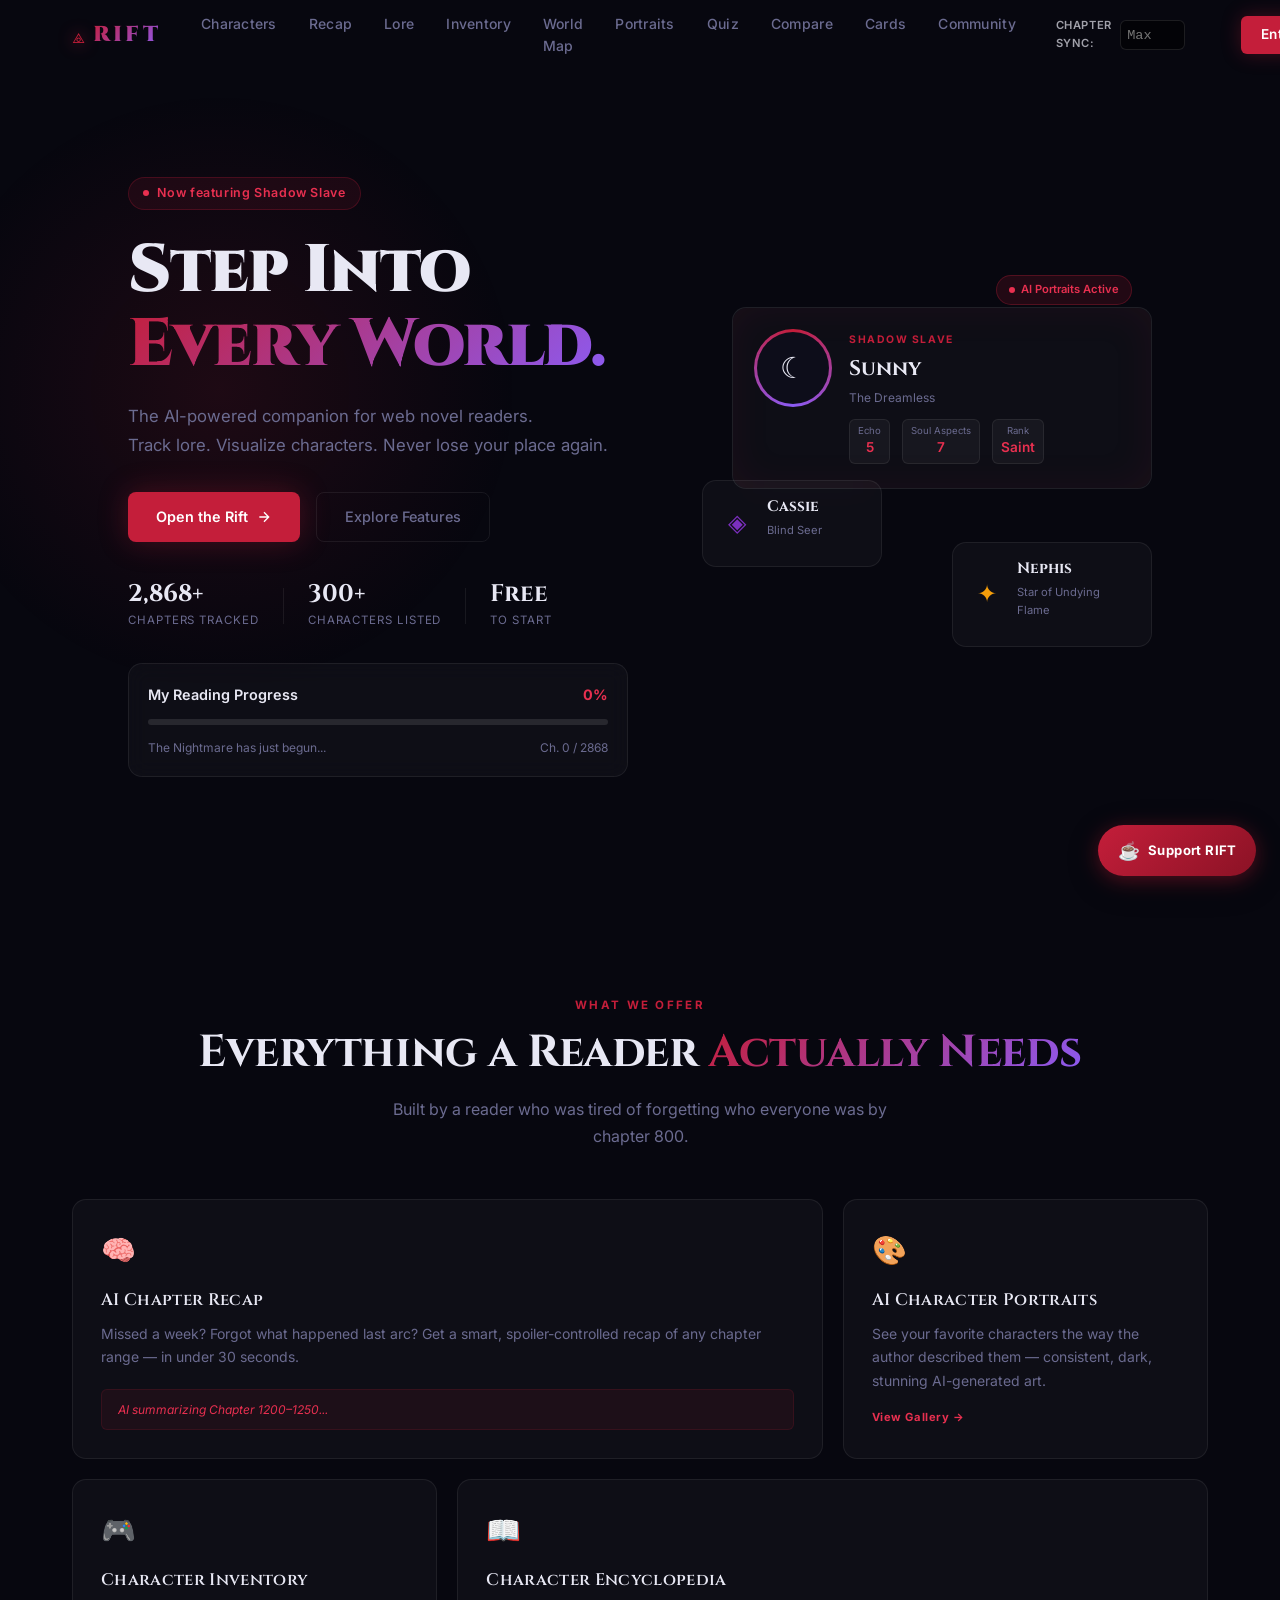
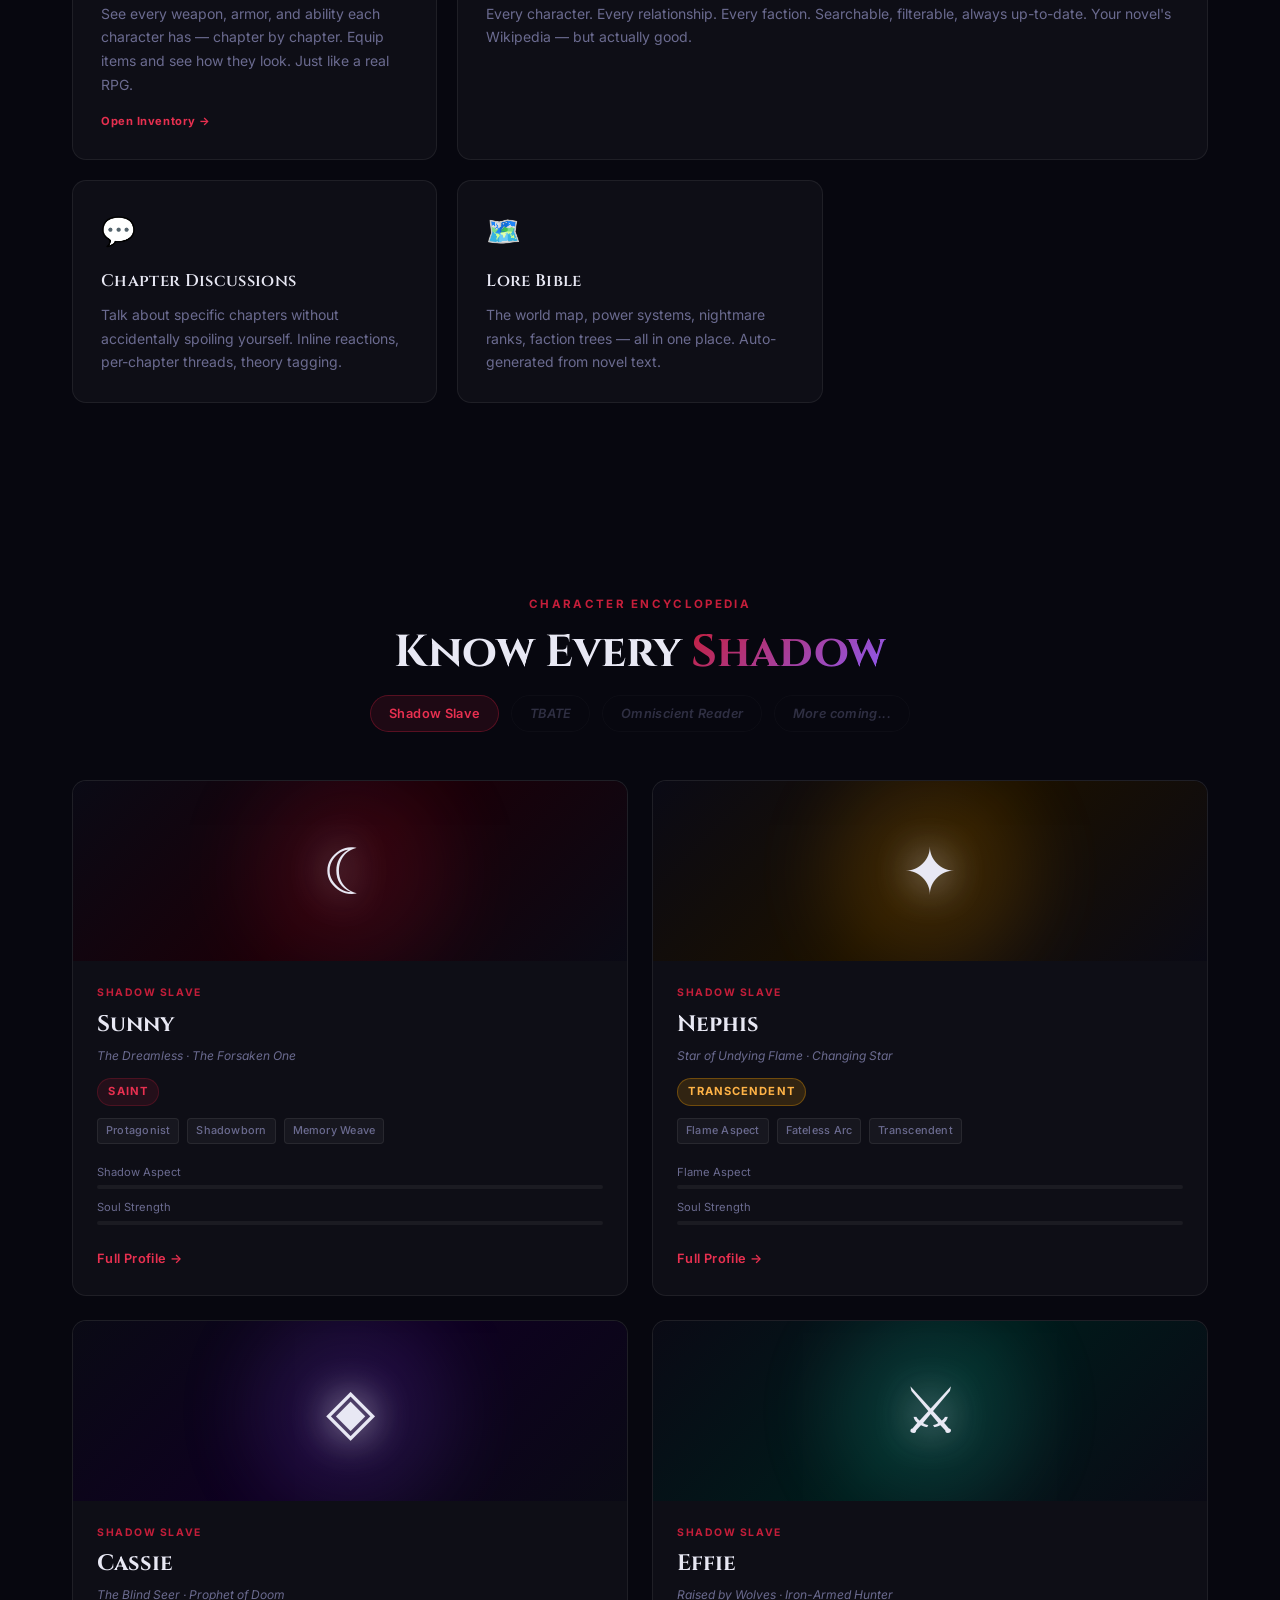
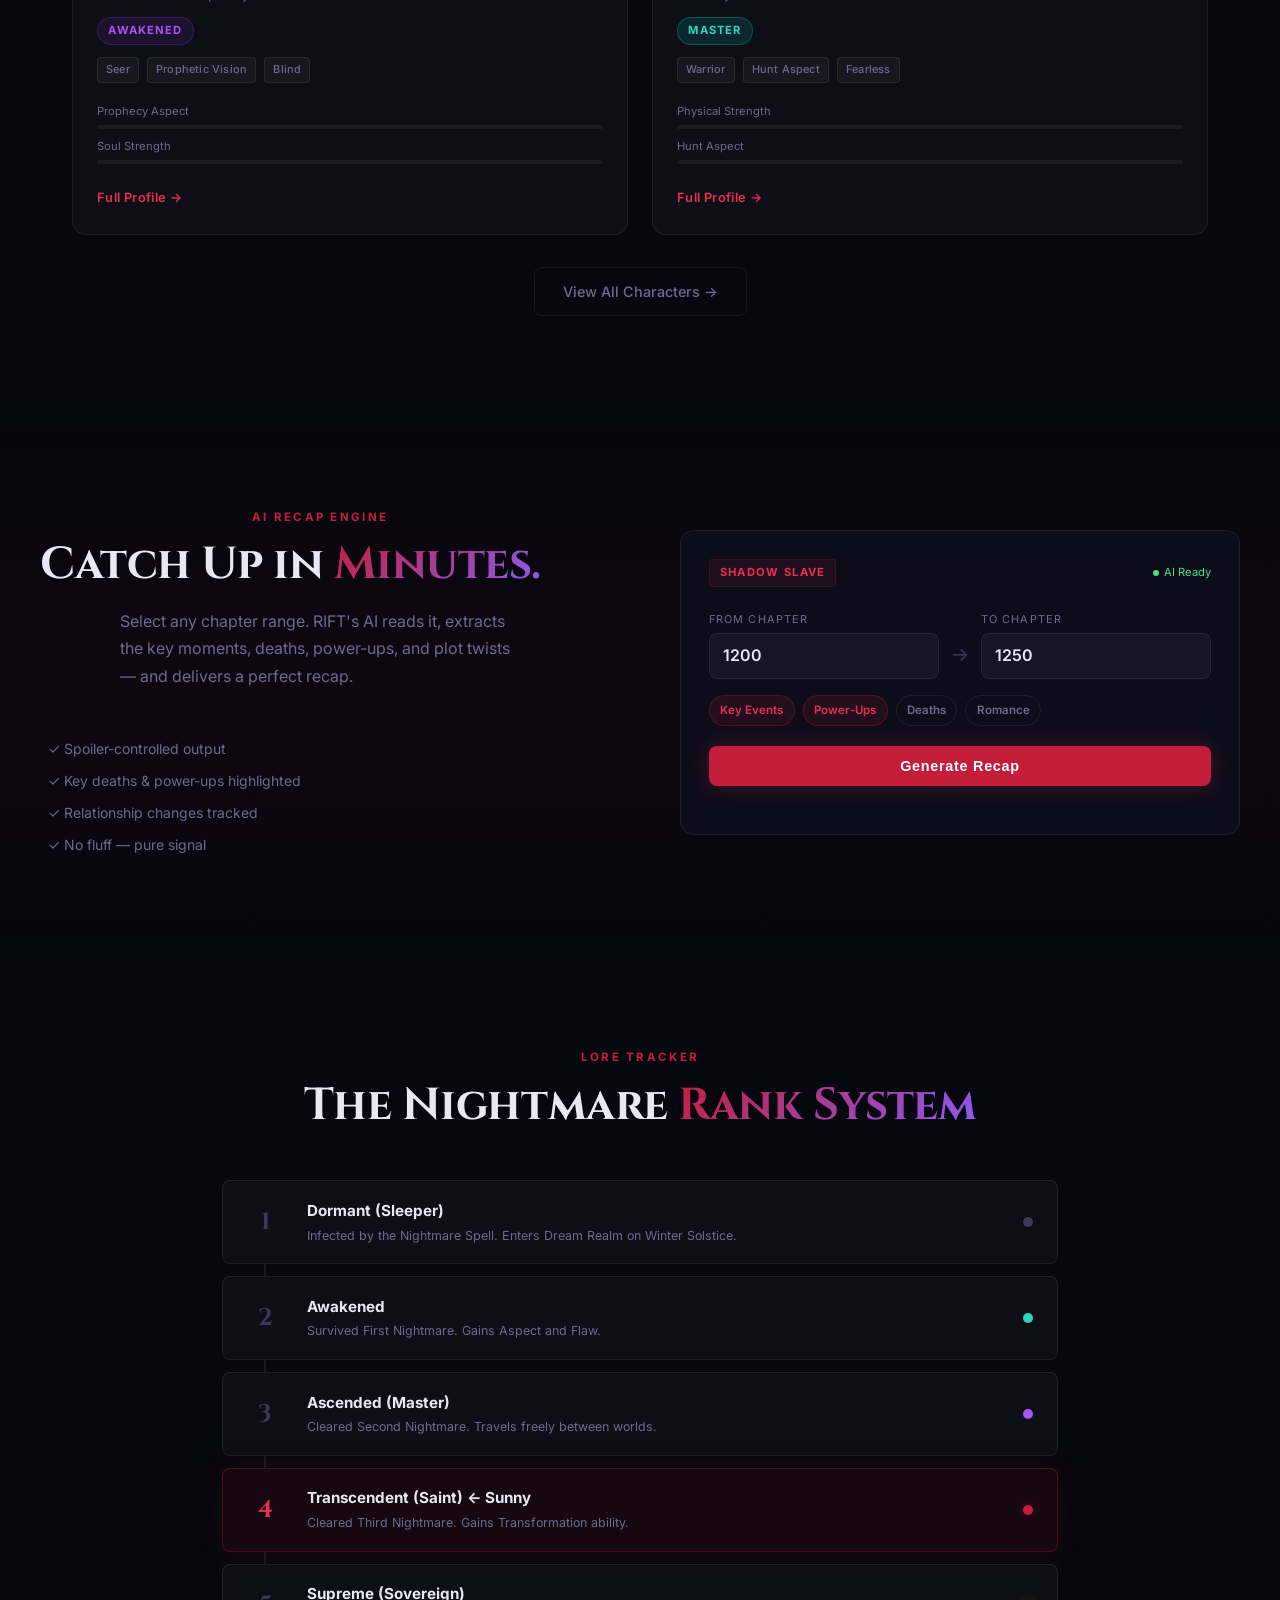
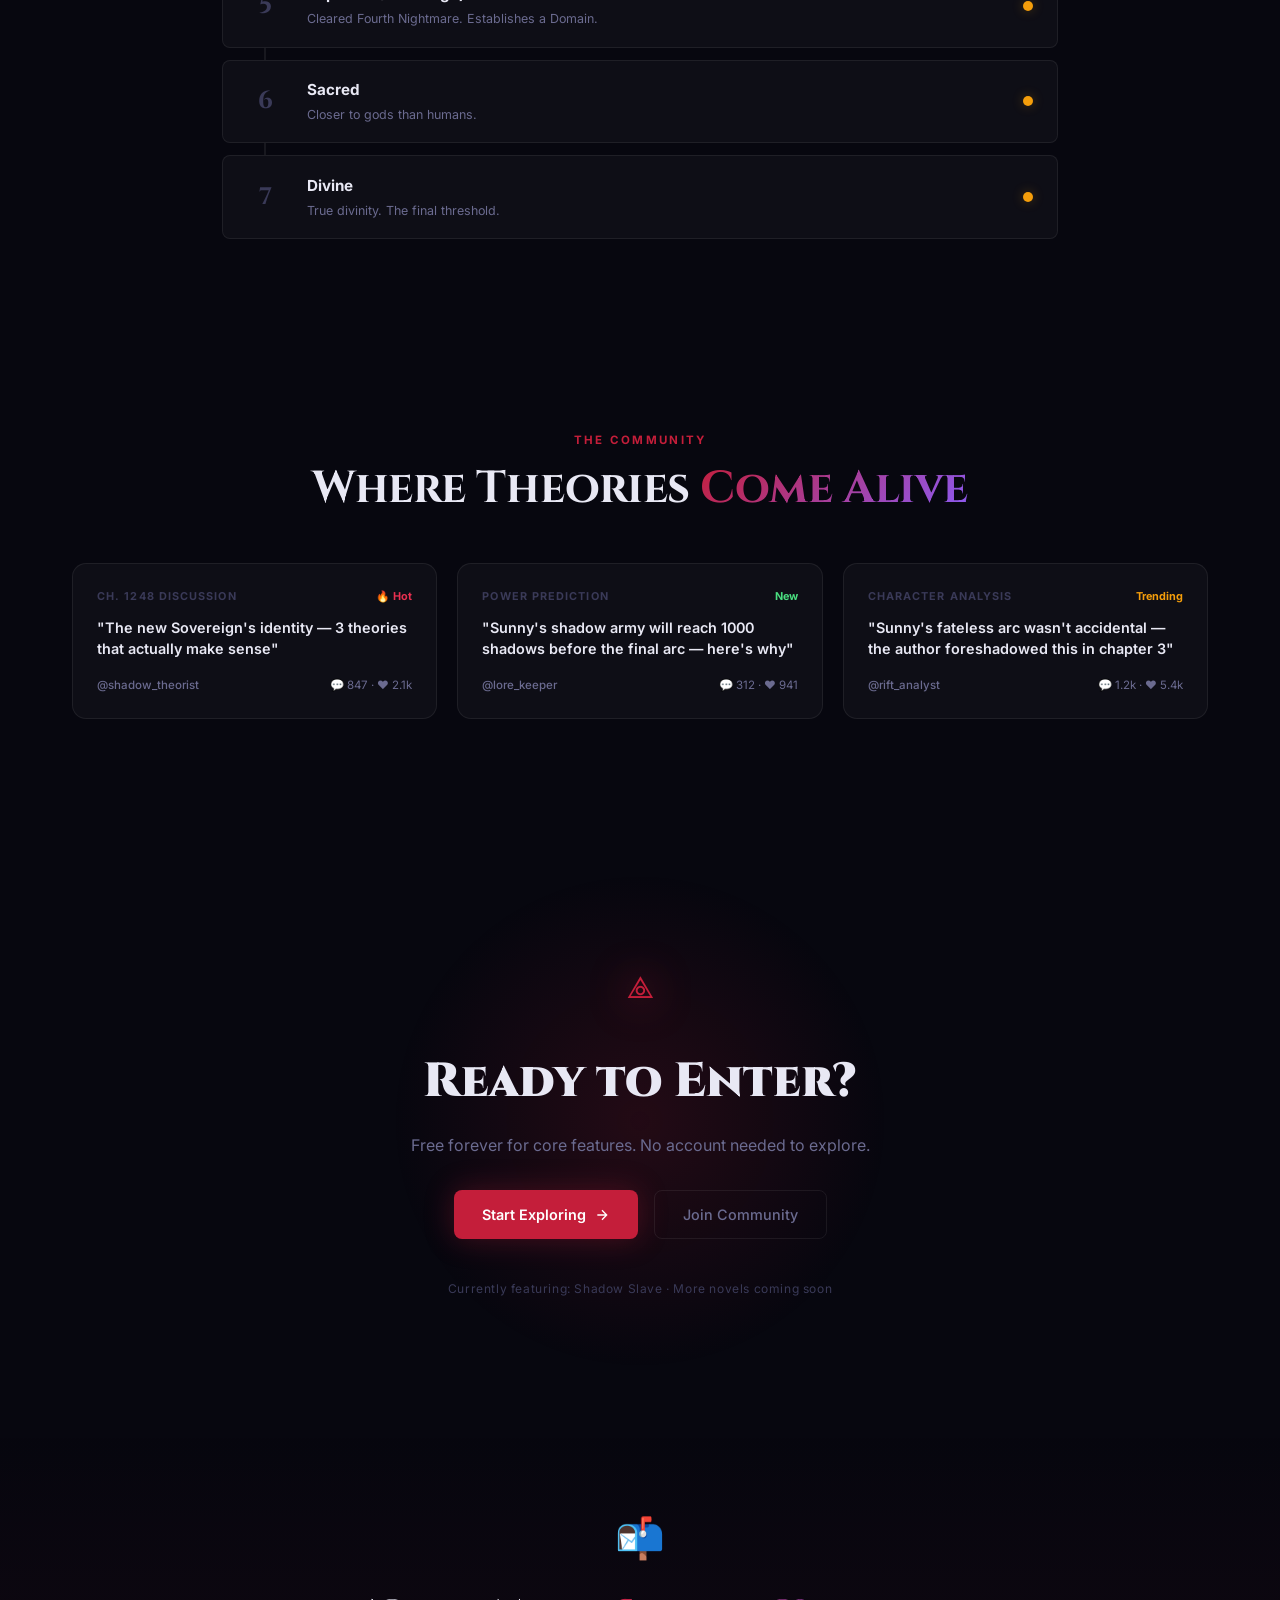
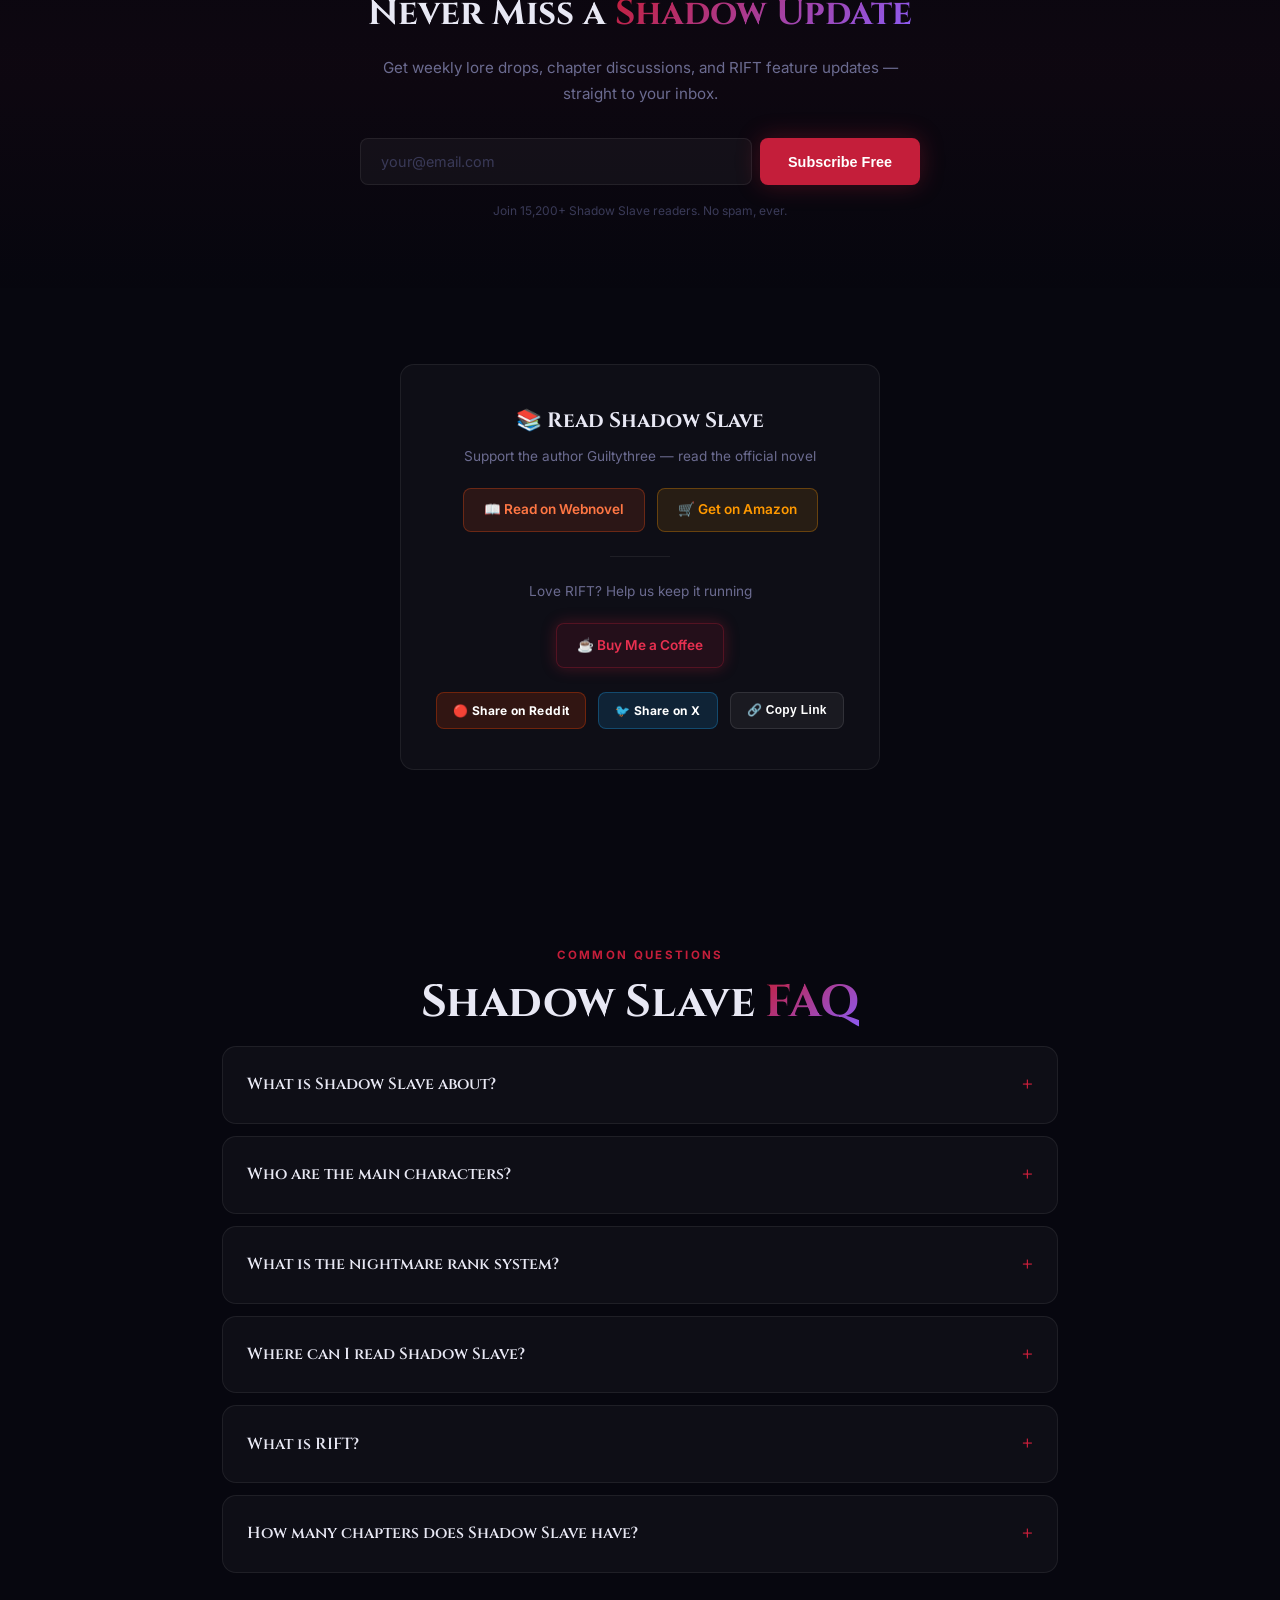
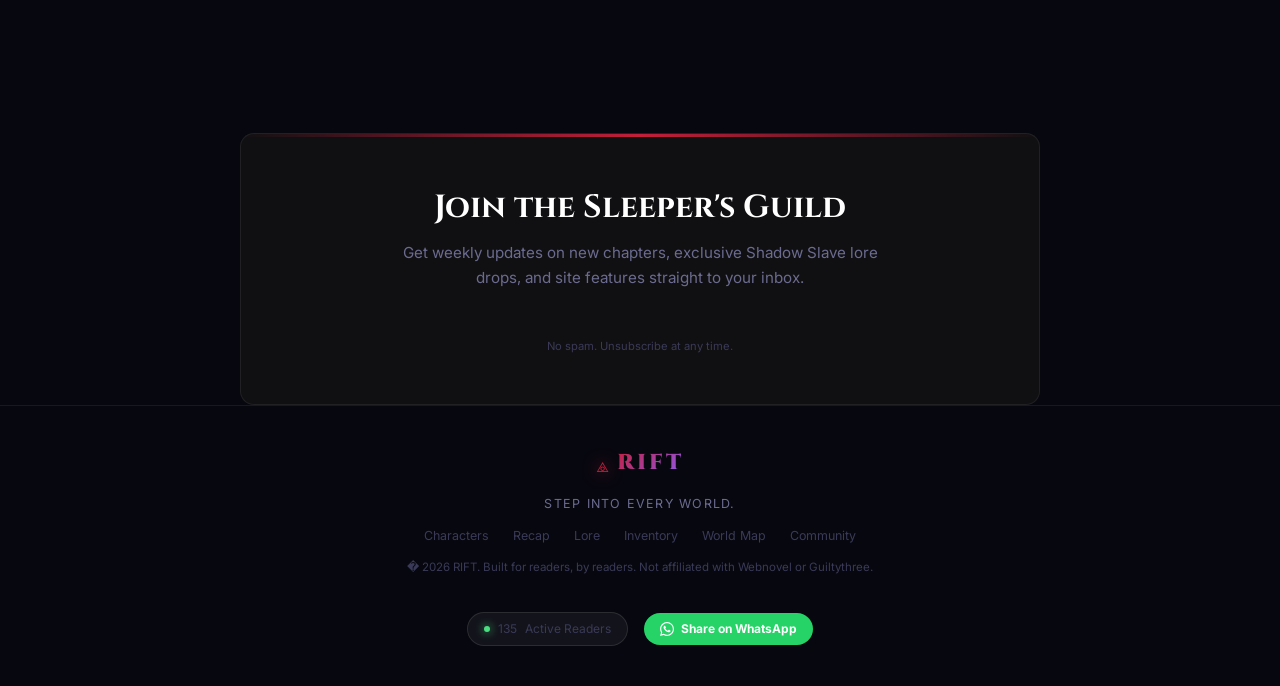
<file: index.html>
﻿<!DOCTYPE html>
<html lang="en">

<head>
    <!-- Google Analytics -->
    <script async src="https://www.googletagmanager.com/gtag/js?id=G-YBEL6MM1NP"></script>
    <script>
        window.dataLayer = window.dataLayer || [];
        function gtag(){dataLayer.push(arguments);}
        gtag('js', new Date());
        gtag('config', 'G-YBEL6MM1NP');
    </script>
    <meta charset="UTF-8" />
    <meta name="google-site-verification" content="KU1uGZ3ugjpAJ3Bvb3l-lZp6V0A0_w_C6-0D3-j-I98" />
    <meta name="viewport" content="width=device-width, initial-scale=1.0" />
    <title>RIFT — The Ultimate Shadow Slave Companion App | Characters, Lore, Recaps</title>
    <meta name="description"
        content="RIFT is the ultimate free companion app for Shadow Slave by Guiltythree. Track characters, explore lore, get AI recaps, manage inventory, and view the world map. The #1 tool for Shadow Slave readers." />
    <meta name="keywords"
        content="Shadow Slave, RIFT, Shadow Slave characters, Shadow Slave recap, Shadow Slave lore, Sunny Shadow Slave, Nephis, Cassie, web novel tracker, progression fantasy, Guiltythree, Shadow Slave wiki, Shadow Slave guide" />

    <!-- Open Graph -->
    <meta property="og:title" content="RIFT — The Ultimate Shadow Slave Companion App" />
    <meta property="og:description"
        content="Track characters, lore, inventory, and get AI recaps for Shadow Slave. Free forever." />
    <meta property="og:type" content="website" />
    <meta property="og:url" content="https://rift-shadowslave.github.io/" />
    <meta property="og:image" content="https://rift-shadowslave.github.io/assets/icon-512.png" />
    <meta property="og:site_name" content="RIFT" />

    <!-- Twitter Card -->
    <meta name="twitter:card" content="summary_large_image" />
    <meta name="twitter:title" content="RIFT — Shadow Slave Companion App" />
    <meta name="twitter:description"
        content="The #1 free tool for Shadow Slave readers. Characters, lore, AI recaps, inventory & more." />
    <meta name="twitter:image" content="https://rift-shadowslave.github.io/assets/icon-512.png" />

    <!-- PWA -->
    <link rel="manifest" href="manifest.json" />
    <meta name="theme-color" content="#C41E3A" />
    <meta name="apple-mobile-web-app-capable" content="yes" />
    <meta name="apple-mobile-web-app-status-bar-style" content="black-translucent" />
    <link rel="apple-touch-icon" href="assets/icon-192.png" />
    <link rel="icon" type="image/png" href="assets/icon-192.png" />

    <link rel="canonical" href="https://rift-shadowslave.github.io/" />
    <link rel="preconnect" href="https://fonts.googleapis.com">
    <link
        href="https://fonts.googleapis.com/css2?family=Cinzel:wght@400;600;900&family=Inter:wght@300;400;500;600;700&family=DM+Sans:wght@300;400;500;600&display=swap"
        rel="stylesheet">
    <link rel="stylesheet" href="style.css">
    <script src="engine.js"></script>

    <!-- JSON-LD Structured Data -->
    <script type="application/ld+json">
    {
        "@context": "https://schema.org",
        "@type": "WebSite",
        "name": "RIFT — Shadow Slave Companion",
        "url": "https://rift-shadowslave.github.io/",
        "description": "The ultimate free companion app for Shadow Slave by Guiltythree. Track characters, explore lore, get AI recaps, manage inventory, and view the world map.",
        "potentialAction": {
            "@type": "SearchAction",
            "target": "https://rift-shadowslave.github.io/characters.html?char={search_term_string}",
            "query-input": "required name=search_term_string"
        }
    }
    </script>
    <script type="application/ld+json">
    {
        "@context": "https://schema.org",
        "@type": "WebApplication",
        "name": "RIFT",
        "url": "https://rift-shadowslave.github.io/",
        "applicationCategory": "EntertainmentApplication",
        "operatingSystem": "Web",
        "offers": { "@type": "Offer", "price": "0", "priceCurrency": "USD" },
        "description": "AI-powered companion app for Shadow Slave web novel readers. Character profiles, chapter recaps, lore encyclopedia, RPG inventory system, and interactive world map."
    }
    </script>
    <script type="application/ld+json">
    {
        "@context": "https://schema.org",
        "@type": "FAQPage",
        "mainEntity": [
            {
                "@type": "Question",
                "name": "What is Shadow Slave about?",
                "acceptedAnswer": { "@type": "Answer", "text": "Shadow Slave is a dark fantasy web novel by Guiltythree. It follows Sunny, a young man who survives the First Nightmare and gains the Shadow Aspect. He must navigate a world of Nightmare Creatures, ancient ruins, and deadly politics while hiding his true power behind a demonic mask." }
            },
            {
                "@type": "Question",
                "name": "Who are the main characters in Shadow Slave?",
                "acceptedAnswer": { "@type": "Answer", "text": "The main characters include Sunny (The Dreamless, protagonist with Shadow Aspect), Nephis (Changing Star, wielder of the Undying Flame), Cassie (Blind Seer with prophetic visions), Effie (the powerful Hunt Aspect warrior), Kai (Arrow Clan archer), and Morgan (Blood Aspect user). Track all 300+ characters on RIFT." }
            },
            {
                "@type": "Question",
                "name": "What is the nightmare rank system in Shadow Slave?",
                "acceptedAnswer": { "@type": "Answer", "text": "The rank system in Shadow Slave goes: Dormant (Sleeper) → Awakened → Ascended → Master → Saint → Sovereign → Supreme. Each rank requires surviving increasingly dangerous Nightmare trials. Sunny currently holds the Saint rank." }
            },
            {
                "@type": "Question",
                "name": "Where can I read Shadow Slave?",
                "acceptedAnswer": { "@type": "Answer", "text": "Shadow Slave is available on Webnovel (webnovel.com) and Amazon Kindle. The novel has over 2400 chapters. Use RIFT to track your progress, get AI recaps, and never lose your place." }
            },
            {
                "@type": "Question",
                "name": "What is RIFT for Shadow Slave?",
                "acceptedAnswer": { "@type": "Answer", "text": "RIFT is a free companion web app for Shadow Slave readers. It includes a character encyclopedia with 300+ profiles, AI-powered chapter recaps, lore guides, an RPG-style inventory tracker, interactive world map, and community discussions. It's the #1 tool for Shadow Slave fans." }
            },
            {
                "@type": "Question",
                "name": "How many chapters does Shadow Slave have?",
                "acceptedAnswer": { "@type": "Answer", "text": "Shadow Slave has over 2400 chapters as of 2026. RIFT tracks all chapters and provides AI-powered recaps so you can catch up quickly if you fall behind." }
            }
        ]
    }
    </script>
</head>

<body>

    <!-- CANVAS BACKGROUND -->
    <canvas id="bg-canvas"></canvas>

    <!-- NAV -->
    <nav class="navbar" id="navbar">
        <div class="nav-inner">
            <a href="#" class="nav-logo">
                <span class="logo-icon">⟁</span>
                <span class="logo-text">RIFT</span>
            </a>
            <div class="nav-links">
                <a href="characters.html">Characters</a>
                <a href="recap.html">Recap</a>
                <a href="lore.html">Lore</a>
                <a href="inventory.html">Inventory</a>
                <a href="map.html">World Map</a>
                <a href="portraits.html">Portraits</a>
                <a href="quiz.html">Quiz</a>
                <a href="compare.html">Compare</a>
                <a href="cards.html">Cards</a>
                <a href="community.html">Community</a>
            </div>
            <div class="nav-sync" title="Spoiler-Free Sync: Hide content beyond this chapter" style="display:flex; align-items:center; gap:0.5rem; margin-right: 1rem;">
                <span style="font-size:0.7rem; color:#a1a1aa; font-weight:600; text-transform:uppercase; letter-spacing:0.05em;">Chapter Sync:</span>
                <input type="number" id="global-chapter-sync" placeholder="Max" style="width:65px; padding:0.4rem; background:rgba(0,0,0,0.5); border:1px solid rgba(255,255,255,0.1); border-radius:6px; color:white; font-family:monospace; font-size:0.85rem; outline:none; transition: border-color 0.3s;" />
            </div>
            <a href="characters.html" class="nav-cta">Enter the Rift</a>
            <button class="hamburger" id="hamburger" onclick="document.getElementById('mobile-menu').classList.toggle('open')"><span></span><span></span><span></span></button>
        </div>
        <div class="mobile-menu" id="mobile-menu">
            <a href="characters.html">Characters</a>
            <a href="recap.html">Recap</a>
            <a href="lore.html">Lore</a>
            <a href="inventory.html">Inventory</a>
            <a href="map.html">World Map</a>
            <a href="portraits.html">Portraits</a>
            <a href="quiz.html">Quiz</a>
            <a href="compare.html">Compare</a>
            <a href="cards.html">Cards</a>
            <a href="community.html">Community</a>
            <a href="characters.html" class="nav-cta">Enter the Rift</a>
        </div>
    </nav>

    <!-- HERO -->
    <section class="hero" id="home">
        <div class="hero-glow"></div>
        <div class="hero-content">
            <div class="hero-tag">
                <span class="tag-dot"></span>
                Now featuring Shadow Slave
            </div>
            <h1 class="hero-title">
                Step Into<br />
                <span class="gradient-text">Every World.</span>
            </h1>
            <p class="hero-sub">
                The AI-powered companion for web novel readers.<br />
                Track lore. Visualize characters. Never lose your place again.
            </p>
            <div class="hero-buttons">
                <a href="characters.html" class="btn-primary">
                    <span>Open the Rift</span>
                    <svg width="16" height="16" viewBox="0 0 24 24" fill="none" stroke="currentColor" stroke-width="2">
                        <path d="M5 12h14M12 5l7 7-7 7" />
                    </svg>
                </a>
                <a href="#features" class="btn-ghost">Explore Features</a>
            </div>
                        <div class="hero-stats">
                <div class="stat">
                    <span class="stat-num">2,868+</span>
                    <span class="stat-label">Chapters Tracked</span>
                </div>
                <div class="stat-divider"></div>
                <div class="stat">
                    <span class="stat-num">300+</span>
                    <span class="stat-label">Characters Listed</span>
                </div>
                <div class="stat-divider"></div>
                <div class="stat">
                    <span class="stat-num">Free</span>
                    <span class="stat-label">To Start</span>
                </div>
            </div>
            
            <!-- CHAPTER PROGRESS TRACKER -->
            <div class="progress-widget" id="hero-progress-widget">
                <div class="pw-header">
                    <span class="pw-title">My Reading Progress</span>
                    <span class="pw-percent" id="pw-percent">0%</span>
                </div>
                <div class="pw-track">
                    <div class="pw-fill" id="pw-fill" style="width: 0%"></div>
                </div>
                <div class="pw-footer">
                    <span id="pw-status-msg">The Nightmare has just begun...</span>
                    <span class="pw-chapter" id="pw-chapter">Ch. 0 / 2868</span>
                </div>
            </div>
        </div>
        <div class="hero-visual">
            <div class="hero-card-wrap">
                <div class="hero-card main-card reveal-card">
                    <div class="card-inner">
                        <div class="card-avatar">
                            <div class="avatar-ring"></div>
                            <div class="avatar-img sunny-avatar">☾</div>
                        </div>
                        <div class="card-info">
                            <div class="card-novel-tag">Shadow Slave</div>
                            <h3 class="card-name">Sunny</h3>
                            <div class="card-title">The Dreamless</div>
                            <div class="card-stats-row">
                                <div class="mini-stat"><span class="ms-label">Echo</span><span class="ms-val">5</span>
                                </div>
                                <div class="mini-stat"><span class="ms-label">Soul Aspects</span><span
                                        class="ms-val">7</span></div>
                                <div class="mini-stat"><span class="ms-label">Rank</span><span
                                        class="ms-val">Saint</span></div>
                            </div>
                        </div>
                    </div>
                    <div class="card-glow"></div>
                </div>
                <div class="hero-card side-card reveal-card-delay">
                    <div class="side-card-inner">
                        <div class="side-avatar">✦</div>
                        <div>
                            <div class="card-name" style="font-size:0.95rem">Nephis</div>
                            <div class="card-title" style="font-size:0.7rem">Star of Undying Flame</div>
                        </div>
                    </div>
                </div>
                <div class="hero-card side-card-2 reveal-card-delay2">
                    <div class="side-card-inner">
                        <div class="side-avatar" style="color:#7B2FBE">◈</div>
                        <div>
                            <div class="card-name" style="font-size:0.95rem">Cassie</div>
                            <div class="card-title" style="font-size:0.7rem">Blind Seer</div>
                        </div>
                    </div>
                </div>
                <div class="ai-badge">
                    <span class="ai-dot"></span> AI Portraits Active
                </div>
            </div>
        </div>
    </section>

    <!-- FEATURES -->
    <section class="features" id="features">
        <div class="section-label">What We Offer</div>
        <h2 class="section-title">Everything a Reader <span class="gradient-text">Actually Needs</span></h2>
        <p class="section-sub">Built by a reader who was tired of forgetting who everyone was by chapter 800.</p>

        <div class="features-grid">
            <div class="feat-card feat-large">
                <div class="feat-icon">🧠</div>
                <h3>AI Chapter Recap</h3>
                <p>Missed a week? Forgot what happened last arc? Get a smart, spoiler-controlled recap of any chapter
                    range — in under 30 seconds.</p>
                <div class="feat-demo-bar">
                    <div class="demo-bar-inner">AI summarizing Chapter 1200–1250...</div>
                </div>
            </div>

            <a href="portraits.html" class="feat-card" style="text-decoration:none;color:inherit;display:block">
                <div class="feat-icon">🎨</div>
                <h3>AI Character Portraits</h3>
                <p>See your favorite characters the way the author described them — consistent, dark, stunning
                    AI-generated art.</p>
                <div
                    style="margin-top:1rem;font-size:0.7rem;font-weight:700;color:var(--primary-light);letter-spacing:0.05em">
                    View Gallery →</div>
            </a>

            <a href="inventory.html" class="feat-card" style="text-decoration:none;color:inherit;display:block">
                <div class="feat-icon">🎮</div>
                <h3>Character Inventory</h3>
                <p>See every weapon, armor, and ability each character has — chapter by chapter. Equip items and see how
                    they look. Just like a real RPG.</p>
                <div
                    style="margin-top:1rem;font-size:0.7rem;font-weight:700;color:var(--primary-light);letter-spacing:0.05em">
                    Open Inventory →</div>
            </a>

            <div class="feat-card feat-medium">
                <div class="feat-icon">📖</div>
                <h3>Character Encyclopedia</h3>
                <p>Every character. Every relationship. Every faction. Searchable, filterable, always up-to-date. Your
                    novel's Wikipedia — but actually good.</p>
            </div>

            <div class="feat-card">
                <div class="feat-icon">💬</div>
                <h3>Chapter Discussions</h3>
                <p>Talk about specific chapters without accidentally spoiling yourself. Inline reactions, per-chapter
                    threads, theory tagging.</p>
            </div>

            <div class="feat-card">
                <div class="feat-icon">🗺️</div>
                <h3>Lore Bible</h3>
                <p>The world map, power systems, nightmare ranks, faction trees — all in one place. Auto-generated from
                    novel text.</p>
            </div>
        </div>
    </section>

    <!-- CHARACTERS -->
    <section class="characters-section" id="characters">
        <div class="section-label">Character Encyclopedia</div>
        <h2 class="section-title">Know Every <span class="gradient-text">Shadow</span></h2>
        <div class="novel-selector">
            <div class="novel-pill active">Shadow Slave</div>
            <div class="novel-pill soon" title="Coming Soon">TBATE</div>
            <div class="novel-pill soon" title="Coming Soon">Omniscient Reader</div>
            <div class="novel-pill soon">More coming...</div>
        </div>

        <div class="char-grid">
            <!-- Sunny -->
            <div class="char-card" data-char="sunny">
                <div class="char-portrait sunny-portrait">
                    <div class="portrait-symbol">☾</div>
                    <div class="portrait-glow red"></div>
                </div>
                <div class="char-details">
                    <div class="char-novel-tag">Shadow Slave</div>
                    <h3 class="char-name">Sunny</h3>
                    <div class="char-epithet">The Dreamless · The Forsaken One</div>
                    <div class="char-rank-badge">Saint</div>
                    <div class="char-tags">
                        <span class="tag">Protagonist</span>
                        <span class="tag">Shadowborn</span>
                        <span class="tag">Memory Weave</span>
                    </div>
                    <div class="char-powers">
                        <div class="power-bar">
                            <span class="pb-label">Shadow Aspect</span>
                            <div class="pb-track">
                                <div class="pb-fill" style="width:0%" data-width="95"></div>
                            </div>
                        </div>
                        <div class="power-bar">
                            <span class="pb-label">Soul Strength</span>
                            <div class="pb-track">
                                <div class="pb-fill" style="width:0%" data-width="80"></div>
                            </div>
                        </div>
                    </div>
                    <a href="characters.html?char=sunny" class="char-read-more">Full Profile →</a>
                </div>
            </div>

            <!-- Nephis -->
            <div class="char-card" data-char="nephis">
                <div class="char-portrait nephis-portrait">
                    <div class="portrait-symbol">✦</div>
                    <div class="portrait-glow gold"></div>
                </div>
                <div class="char-details">
                    <div class="char-novel-tag">Shadow Slave</div>
                    <h3 class="char-name">Nephis</h3>
                    <div class="char-epithet">Star of Undying Flame · Changing Star</div>
                    <div class="char-rank-badge"
                        style="background: rgba(255,165,0,0.15); color:#FFB347; border-color:rgba(255,165,0,0.3)">
                        Transcendent</div>
                    <div class="char-tags">
                        <span class="tag">Flame Aspect</span>
                        <span class="tag">Fateless Arc</span>
                        <span class="tag">Transcendent</span>
                    </div>
                    <div class="char-powers">
                        <div class="power-bar">
                            <span class="pb-label">Flame Aspect</span>
                            <div class="pb-track">
                                <div class="pb-fill gold" style="width:0%" data-width="99"></div>
                            </div>
                        </div>
                        <div class="power-bar">
                            <span class="pb-label">Soul Strength</span>
                            <div class="pb-track">
                                <div class="pb-fill gold" style="width:0%" data-width="90"></div>
                            </div>
                        </div>
                    </div>
                    <a href="characters.html?char=nephis" class="char-read-more">Full Profile →</a>
                </div>
            </div>

            <!-- Cassie -->
            <div class="char-card" data-char="cassie">
                <div class="char-portrait cassie-portrait">
                    <div class="portrait-symbol">◈</div>
                    <div class="portrait-glow purple"></div>
                </div>
                <div class="char-details">
                    <div class="char-novel-tag">Shadow Slave</div>
                    <h3 class="char-name">Cassie</h3>
                    <div class="char-epithet">The Blind Seer · Prophet of Doom</div>
                    <div class="char-rank-badge"
                        style="background:rgba(123,47,190,0.15);color:#A855F7;border-color:rgba(123,47,190,0.3)">
                        Awakened</div>
                    <div class="char-tags">
                        <span class="tag">Seer</span>
                        <span class="tag">Prophetic Vision</span>
                        <span class="tag">Blind</span>
                    </div>
                    <div class="char-powers">
                        <div class="power-bar">
                            <span class="pb-label">Prophecy Aspect</span>
                            <div class="pb-track">
                                <div class="pb-fill purple" style="width:0%" data-width="75"></div>
                            </div>
                        </div>
                        <div class="power-bar">
                            <span class="pb-label">Soul Strength</span>
                            <div class="pb-track">
                                <div class="pb-fill purple" style="width:0%" data-width="60"></div>
                            </div>
                        </div>
                    </div>
                    <a href="characters.html?char=cassie" class="char-read-more">Full Profile →</a>
                </div>
            </div>

            <!-- Effie -->
            <div class="char-card" data-char="effie">
                <div class="char-portrait effie-portrait">
                    <div class="portrait-symbol">⚔</div>
                    <div class="portrait-glow teal"></div>
                </div>
                <div class="char-details">
                    <div class="char-novel-tag">Shadow Slave</div>
                    <h3 class="char-name">Effie</h3>
                    <div class="char-epithet">Raised by Wolves · Iron-Armed Hunter</div>
                    <div class="char-rank-badge"
                        style="background:rgba(0,188,188,0.15);color:#2DD4BF;border-color:rgba(0,188,188,0.3)">Master
                    </div>
                    <div class="char-tags">
                        <span class="tag">Warrior</span>
                        <span class="tag">Hunt Aspect</span>
                        <span class="tag">Fearless</span>
                    </div>
                    <div class="char-powers">
                        <div class="power-bar">
                            <span class="pb-label">Physical Strength</span>
                            <div class="pb-track">
                                <div class="pb-fill teal" style="width:0%" data-width="88"></div>
                            </div>
                        </div>
                        <div class="power-bar">
                            <span class="pb-label">Hunt Aspect</span>
                            <div class="pb-track">
                                <div class="pb-fill teal" style="width:0%" data-width="72"></div>
                            </div>
                        </div>
                    </div>
                    <a href="characters.html?char=effie" class="char-read-more">Full Profile →</a>
                </div>
            </div>
        </div>

        <div class="view-all-wrap">
            <a href="characters.html" class="btn-ghost">View All Characters →</a>
        </div>
    </section>

    <!-- RECAP SECTION -->
    <section class="recap-section" id="recap">
        <div class="recap-inner">
            <div class="recap-left">
                <div class="section-label">AI Recap Engine</div>
                <h2 class="section-title" style="text-align:left">Catch Up in <span
                        class="gradient-text">Minutes.</span></h2>
                <p class="section-sub" style="text-align:left; max-width:400px">Select any chapter range. RIFT's AI
                    reads it, extracts the key moments, deaths, power-ups, and plot twists — and delivers a perfect
                    recap.</p>
                <div class="recap-features-list">
                    <div class="rfl-item">✓ Spoiler-controlled output</div>
                    <div class="rfl-item">✓ Key deaths & power-ups highlighted</div>
                    <div class="rfl-item">✓ Relationship changes tracked</div>
                    <div class="rfl-item">✓ No fluff — pure signal</div>
                </div>
            </div>
            <div class="recap-right">
                <div class="recap-ui-demo">
                    <div class="recap-header">
                        <span class="recap-novel-badge">Shadow Slave</span>
                        <span class="recap-status">AI Ready</span>
                    </div>
                    <div class="recap-input-row">
                        <div class="recap-input-group">
                            <label>From Chapter</label>
                            <div class="recap-input-field" id="from-ch">1200</div>
                        </div>
                        <div class="recap-arrow">→</div>
                        <div class="recap-input-group">
                            <label>To Chapter</label>
                            <div class="recap-input-field" id="to-ch">1250</div>
                        </div>
                    </div>
                    <div class="recap-options">
                        <div class="recap-opt active">Key Events</div>
                        <div class="recap-opt active">Power-Ups</div>
                        <div class="recap-opt">Deaths</div>
                        <div class="recap-opt">Romance</div>
                    </div>
                    <button class="recap-btn" id="recap-btn">
                        <span id="recap-btn-text">Generate Recap</span>
                    </button>
                    <div class="recap-result" id="recap-result">
                        <div class="recap-result-title">📋 Summary: Ch. 1200–1250</div>
                        <p class="recap-result-text">During the brutal Antarctica Campaign (Fall of Falcon Scott), Sunny and the cohort face overwhelming numbers of Nightmare Creatures. Sunny pushes his Shadow Aspect to its limits to evacuate civilians, suffering extreme exhaustion. The political tension between Valor and Song reaches a boiling point, setting the stage for the desperate push toward the Third Nightmare.</p>
                        <div class="recap-tags-row">
                            <span class="rtag lore">📜 Lore: Antarctica Campaign</span>
                            <span class="rtag warning">⚠ Major: Clan War Escalation</span>
                        </div>
                    </div>
                </div>
            </div>
        </div>
    </section>

    <!-- POWER SYSTEM -->
    <section class="power-section" id="powers">
        <div class="section-label">Lore Tracker</div>
        <h2 class="section-title" style="text-align:center">The Nightmare <span class="gradient-text">Rank System</span>
        </h2>
        <div class="rank-ladder">
            <div class="rank-item" data-rank="sleeper">
                <div class="rank-num">1</div>
                <div class="rank-info">
                    <div class="rank-name">Dormant (Sleeper)</div>
                    <div class="rank-desc">Infected by the Nightmare Spell. Enters Dream Realm on Winter Solstice.</div>
                </div>
                <div class="rank-indicator dormant-color"></div>
            </div>
            <div class="rank-connector"></div>
            <div class="rank-item" data-rank="awakened">
                <div class="rank-num">2</div>
                <div class="rank-info">
                    <div class="rank-name">Awakened</div>
                    <div class="rank-desc">Survived First Nightmare. Gains Aspect and Flaw.</div>
                </div>
                <div class="rank-indicator awakened-color"></div>
            </div>
            <div class="rank-connector"></div>
            <div class="rank-item" data-rank="master">
                <div class="rank-num">3</div>
                <div class="rank-info">
                    <div class="rank-name">Ascended (Master)</div>
                    <div class="rank-desc">Cleared Second Nightmare. Travels freely between worlds.</div>
                </div>
                <div class="rank-indicator master-color"></div>
            </div>
            <div class="rank-connector"></div>
            <div class="rank-item highlight-rank" data-rank="saint">
                <div class="rank-num">4</div>
                <div class="rank-info">
                    <div class="rank-name">Transcendent (Saint) ← Sunny</div>
                    <div class="rank-desc">Cleared Third Nightmare. Gains Transformation ability.</div>
                </div>
                <div class="rank-indicator saint-color"></div>
            </div>
            <div class="rank-connector"></div>
            <div class="rank-item" data-rank="supreme">
                <div class="rank-num">5</div>
                <div class="rank-info">
                    <div class="rank-name">Supreme (Sovereign)</div>
                    <div class="rank-desc">Cleared Fourth Nightmare. Establishes a Domain.</div>
                </div>
                <div class="rank-indicator transcendent-color"></div>
            </div>
            <div class="rank-connector"></div>
            <div class="rank-item" data-rank="sacred">
                <div class="rank-num">6</div>
                <div class="rank-info">
                    <div class="rank-name">Sacred</div>
                    <div class="rank-desc">Closer to gods than humans.</div>
                </div>
                <div class="rank-indicator transcendent-color"></div>
            </div>
            <div class="rank-connector"></div>
            <div class="rank-item" data-rank="divine">
                <div class="rank-num">7</div>
                <div class="rank-info">
                    <div class="rank-name">Divine</div>
                    <div class="rank-desc">True divinity. The final threshold.</div>
                </div>
                <div class="rank-indicator transcendent-color"></div>
            </div>
        </div>
    </section>

    <!-- COMMUNITY -->
    <section class="community-section" id="community">
        <div class="section-label">The Community</div>
        <h2 class="section-title">Where Theories <span class="gradient-text">Come Alive</span></h2>
        <div class="community-grid">
            <div class="thread-card">
                <div class="thread-header">
                    <span class="thread-chap">Ch. 1248 Discussion</span>
                    <span class="thread-hot">🔥 Hot</span>
                </div>
                <p class="thread-title">"The new Sovereign's identity — 3 theories that actually make sense"</p>
                <div class="thread-footer">
                    <span class="thread-user">@shadow_theorist</span>
                    <span class="thread-meta">💬 847 · ❤ 2.1k</span>
                </div>
            </div>
            <div class="thread-card">
                <div class="thread-header">
                    <span class="thread-chap">Power Prediction</span>
                    <span class="thread-new">New</span>
                </div>
                <p class="thread-title">"Sunny's shadow army will reach 1000 shadows before the final arc — here's why"
                </p>
                <div class="thread-footer">
                    <span class="thread-user">@lore_keeper</span>
                    <span class="thread-meta">💬 312 · ❤ 941</span>
                </div>
            </div>
            <div class="thread-card">
                <div class="thread-header">
                    <span class="thread-chap">Character Analysis</span>
                    <span class="thread-trending">Trending</span>
                </div>
                <p class="thread-title">"Sunny's fateless arc wasn't accidental — the author foreshadowed this in chapter
                    3"</p>
                <div class="thread-footer">
                    <span class="thread-user">@rift_analyst</span>
                    <span class="thread-meta">💬 1.2k · ❤ 5.4k</span>
                </div>
            </div>
        </div>
    </section>

    <!-- CTA -->
    <section class="cta-section" id="enter">
        <div class="cta-glow"></div>
        <div class="cta-inner">
            <div class="cta-rift-symbol">⟁</div>
            <h2 class="cta-title">Ready to Enter?</h2>
            <p class="cta-sub">Free forever for core features. No account needed to explore.</p>
            <div class="hero-buttons" style="justify-content:center">
                <a href="characters.html" class="btn-primary">
                    <span>Start Exploring</span>
                    <svg width="16" height="16" viewBox="0 0 24 24" fill="none" stroke="currentColor" stroke-width="2">
                        <path d="M5 12h14M12 5l7 7-7 7" />
                    </svg>
                </a>
                <a href="community.html" class="btn-ghost">Join Community</a>
            </div>
            <div class="cta-note">Currently featuring: Shadow Slave · More novels coming soon</div>
        </div>
    </section>

    <!-- NEWSLETTER SIGNUP -->
    <section class="newsletter-section" id="newsletter">
        <div class="newsletter-inner">
            <div class="newsletter-icon">📬</div>
            <h2 class="newsletter-title">Never Miss a <span class="gradient-text">Shadow Update</span></h2>
            <p class="newsletter-sub">Get weekly lore drops, chapter discussions, and RIFT feature updates — straight to
                your inbox.</p>
            <form class="newsletter-form" id="newsletter-form" onsubmit="return handleNewsletterSignup(event)">
                <input type="email" id="newsletter-email" class="newsletter-input" placeholder="your@email.com"
                    required />
                <button type="submit" class="newsletter-btn">Subscribe Free</button>
            </form>
            <p class="newsletter-note" id="newsletter-note">Join 15,200+ Shadow Slave readers. No spam, ever.</p>
        </div>
    </section>

    <!-- SUPPORT SECTION -->
    <section class="support-section">
        <div class="support-inner">
            <h3 class="support-title">📚 Read Shadow Slave</h3>
            <p class="support-sub">Support the author Guiltythree — read the official novel</p>
            <div class="support-links">
                <a href="https://www.webnovel.com/book/shadow-slave_22324648105553005" target="_blank" rel="noopener"
                    class="support-btn webnovel-btn">📖 Read on Webnovel</a>
                <a href="https://www.amazon.com/s?k=shadow+slave+guiltythree&tag=shadowslave01-20" target="_blank" rel="noopener"
                    class="support-btn amazon-btn">🛒 Get on Amazon</a>
            </div>
            <div class="support-divider"></div>
            <p class="support-sub">Love RIFT? Help us keep it running</p>
            <a href="https://ko-fi.com/rift1" target="_blank" rel="noopener noreferrer" id="donate-btn"
                class="support-btn donate-btn">☕ Buy Me a Coffee</a>
            <div class="share-buttons">
                <a href="https://www.reddit.com/submit?url=https://rift-shadowslave.github.io&title=RIFT%20%E2%80%94%20The%20Ultimate%20Shadow%20Slave%20Companion%20App%20(Characters%2C%20Recaps%2C%20Lore%2C%20Map)" target="_blank" rel="noopener" class="share-btn reddit">🔴 Share on Reddit</a>
                <a href="https://twitter.com/intent/tweet?text=Found%20this%20amazing%20free%20Shadow%20Slave%20companion%20app%20%E2%80%94%20characters%2C%20AI%20recaps%2C%20lore%2C%20inventory%20%26%20more!&url=https://rift-shadowslave.github.io" target="_blank" rel="noopener" class="share-btn twitter">🐦 Share on X</a>
                <button class="share-btn copy-link" onclick="navigator.clipboard.writeText('https://rift-shadowslave.github.io');this.textContent='✅ Copied!';setTimeout(()=>this.textContent='🔗 Copy Link',2000)">🔗 Copy Link</button>
            </div>
        </div>
    </section>

    <!-- FAQ SECTION -->
    <section class="faq-section" id="faq">
        <div class="section-label">Common Questions</div>
        <h2 class="section-title">Shadow Slave <span class="gradient-text">FAQ</span></h2>
        <div class="faq-grid">
            <details class="faq-item">
                <summary class="faq-q">What is Shadow Slave about?</summary>
                <p class="faq-a">Shadow Slave is a dark fantasy web novel by Guiltythree. It follows Sunny, a young man who survives the First Nightmare and gains the Shadow Aspect. He must navigate a world of Nightmare Creatures, ancient ruins, and deadly politics while hiding his true power behind a demonic mask. With over 2,400 chapters, it's one of the most popular progression fantasy novels.</p>
            </details>
            <details class="faq-item">
                <summary class="faq-q">Who are the main characters?</summary>
                <p class="faq-a">The main characters include <strong>Sunny</strong> (The Dreamless — Shadow Aspect protagonist), <strong>Nephis</strong> (Changing Star — Undying Flame), <strong>Cassie</strong> (Blind Seer — prophetic visions), <strong>Effie</strong> (Hunt Aspect warrior), <strong>Kai</strong> (Nightingale archer), and <strong>Morgan</strong> (Valor). RIFT tracks all 300+ characters with full profiles.</p>
            </details>
            <details class="faq-item">
                <summary class="faq-q">What is the nightmare rank system?</summary>
                <p class="faq-a">The rank system goes: <strong>Dormant (Sleeper) → Awakened → Ascended (Master) → Transcendent (Saint) → Supreme (Sovereign)</strong>. Each rank requires surviving increasingly dangerous Nightmare trials. Sunny currently holds the Saint rank. Explore the full system in our <a href="lore.html" style="color:var(--primary-light)">Lore section</a>.</p>
            </details>
            <details class="faq-item">
                <summary class="faq-q">Where can I read Shadow Slave?</summary>
                <p class="faq-a">Shadow Slave is available on <a href="https://www.webnovel.com/book/shadow-slave_22324648105553005" target="_blank" rel="noopener" style="color:var(--primary-light)">Webnovel</a> and <a href="https://www.amazon.com/s?k=shadow+slave+guiltythree&tag=shadowslave01-20" target="_blank" rel="noopener" style="color:var(--primary-light)">Amazon Kindle</a>. Please support the author Guiltythree!</p>
            </details>
            <details class="faq-item">
                <summary class="faq-q">What is RIFT?</summary>
                <p class="faq-a">RIFT is a <strong>free companion web app</strong> for Shadow Slave readers. It includes a character encyclopedia, AI chapter recaps, lore guides, RPG inventory tracker, world map, and community discussions. It's the #1 tool for Shadow Slave fans — built by a reader who was tired of forgetting who everyone was by chapter 800.</p>
            </details>
            <details class="faq-item">
                <summary class="faq-q">How many chapters does Shadow Slave have?</summary>
                <p class="faq-a">Shadow Slave has over <strong>2,400 chapters</strong> as of 2026 and is still ongoing. RIFT tracks all chapters and provides AI-powered recaps so you never fall behind.</p>
            </details>
        </div>
    </section>

    <!-- FOOTER -->
                <!-- NEWSLETTER SECTION -->
            <div class="newsletter-section" style="background: rgba(19, 19, 21, 0.8); border: 1px solid var(--card-border); border-radius: var(--radius); padding: 3rem 2rem; margin-top: 4rem; text-align: center; position: relative; overflow: hidden; max-width: 800px; margin-left: auto; margin-right: auto; backdrop-filter: blur(10px);">
                <div style="position:absolute; top:0; left:0; width:100%; height:3px; background:linear-gradient(90deg, transparent, var(--primary), transparent);"></div>
                <h2 style="font-family: 'Cinzel', serif; font-size: 2rem; margin-bottom: 0.5rem; color: #fff;">Join the Sleeper's Guild</h2>
                <p style="color: var(--text-muted); font-size: 0.95rem; margin-bottom: 2rem; max-width: 500px; margin-left: auto; margin-right: auto; line-height: 1.6;">Get weekly updates on new chapters, exclusive Shadow Slave lore drops, and site features straight to your inbox.</p>
                
                <div style="display: flex; justify-content: center; max-width: 450px; margin: 0 auto;">
                    <script async src="https://eocampaign1.com/form/057dbd94-7eb4-11f1-b932-13acc69e4dc0.js" data-form="057dbd94-7eb4-11f1-b932-13acc69e4dc0"></script>
                </div>
                <div style="font-size: 0.7rem; color: var(--text-dim); margin-top: 1rem;">No spam. Unsubscribe at any time.</div>
            </div>

    <footer class="footer">
        <div class="footer-inner">
            <div class="footer-logo">
                <span class="logo-icon">⟁</span>
                <span class="logo-text">RIFT</span>
            </div>
            <div class="footer-tagline">Step Into Every World.</div>
            <div class="footer-links">
                <a href="characters.html">Characters</a>
                <a href="recap.html">Recap</a>
                <a href="lore.html">Lore</a>
                <a href="inventory.html">Inventory</a>
                <a href="map.html">World Map</a>
                <a href="community.html">Community</a>
            </div>
                        <div class="footer-copy">� 2026 RIFT. Built for readers, by readers. Not affiliated with Webnovel or Guiltythree.</div>
            
            <!-- Traffic & Share Widgets -->
            <div style="display: flex; gap: 1rem; justify-content: center; align-items: center; margin-top: 1.5rem; flex-wrap: wrap;">
                <!-- Live Visitors Counter -->
                <div style="background: rgba(255,255,255,0.05); border: 1px solid rgba(255,255,255,0.1); padding: 0.4rem 1rem; border-radius: 100px; font-size: 0.75rem; color: var(--text-dim); display: flex; align-items: center; gap: 0.5rem;">
                    <div style="width: 6px; height: 6px; background: #4ade80; border-radius: 50%; box-shadow: 0 0 10px #4ade80; animation: blink 1.5s infinite;"></div>
                    <span id="live-visitors">142</span> Active Readers
                </div>

                <!-- WhatsApp Share -->
                <a href="https://api.whatsapp.com/send?text=Are%20you%20reading%20Shadow%20Slave%3F%20Check%20out%20this%20amazing%20companion%20app%20with%20lore%2C%20quizzes%20and%20AI%20recaps!%20%0Ahttps%3A%2F%2Frift-shadowslave.github.io%2F" 
                   target="_blank" rel="noopener noreferrer" 
                   style="background: #25D366; color: #fff; padding: 0.4rem 1rem; border-radius: 100px; font-size: 0.75rem; font-weight: bold; text-decoration: none; display: flex; align-items: center; gap: 0.4rem; transition: transform 0.2s;">
                    <svg width="14" height="14" viewBox="0 0 24 24" fill="currentColor"><path d="M17.472 14.382c-.297-.149-1.758-.867-2.03-.967-.273-.099-.471-.148-.67.15-.197.297-.767.966-.94 1.164-.173.199-.347.223-.644.075-.297-.15-1.255-.463-2.39-1.475-.883-.788-1.48-1.761-1.653-2.059-.173-.297-.018-.458.13-.606.134-.133.298-.347.446-.52.149-.174.198-.298.298-.497.099-.198.05-.371-.025-.52-.075-.149-.669-1.612-.916-2.207-.242-.579-.487-.5-.669-.51a12.8 12.8 0 0 0-.57-.01c-.198 0-.52.074-.792.372-.272.297-1.04 1.016-1.04 2.479 0 1.462 1.065 2.875 1.213 3.074.149.198 2.096 3.2 5.077 4.487.709.306 1.262.489 1.694.625.712.227 1.36.195 1.871.118.571-.085 1.758-.719 2.006-1.413.248-.694.248-1.289.173-1.413-.074-.124-.272-.198-.57-.347m-5.421 7.403h-.004a9.87 9.87 0 0 1-5.031-1.378l-.361-.214-3.741.982.998-3.648-.235-.374a9.86 9.86 0 0 1-1.51-5.26c.001-5.45 4.436-9.884 9.888-9.884 2.64 0 5.122 1.03 6.988 2.898a9.825 9.825 0 0 1 2.893 6.994c-.003 5.45-4.437 9.884-9.885 9.884m8.413-18.297A11.815 11.815 0 0 0 12.05 0C5.495 0 .16 5.335.157 11.892c0 2.096.547 4.142 1.588 5.945L.057 24l6.305-1.654a11.882 11.882 0 0 0 5.683 1.448h.005c6.554 0 11.89-5.335 11.893-11.893a11.821 11.821 0 0 0-3.48-8.413Z"/></svg>
                    Share on WhatsApp
                </a>
            </div>
            
            <script>
                // Live Visitor Simulator
                document.addEventListener('DOMContentLoaded', () => {
                    const visitorEl = document.getElementById('live-visitors');
                    if (visitorEl) {
                        let visitors = Math.floor(Math.random() * 50) + 120;
                        visitorEl.textContent = visitors;
                        setInterval(() => {
                            visitors += Math.floor(Math.random() * 5) - 2;
                            if (visitors < 80) visitors = 80;
                            visitorEl.textContent = visitors;
                        }, 5000);
                    }
                });
            </script>
        </div>
    </footer>

    <!-- PWA Install Prompt -->
    <div class="pwa-install-banner" id="pwa-install-banner" style="display:none">
        <div class="pwa-install-inner">
            <span class="pwa-install-icon">📱</span>
            <div class="pwa-install-text">
                <strong>Install RIFT App</strong>
                <span>Get instant access + notifications</span>
            </div>
            <button class="pwa-install-btn" id="pwa-install-btn">Install</button>
            <button class="pwa-dismiss-btn" id="pwa-dismiss-btn">✕</button>
        </div>
    </div>

    <!-- Floating Donate Button -->
    <a href="https://ko-fi.com/rift1" target="_blank" rel="noopener noreferrer" class="floating-donate" id="floating-donate" title="Support RIFT — Buy us a coffee!">
        <span class="floating-donate-icon">☕</span>
        <span class="floating-donate-text">Support RIFT</span>
    </a>

    <style>
        .floating-donate {
            position: fixed;
            bottom: 24px;
            right: 24px;
            z-index: 9990;
            display: flex;
            align-items: center;
            gap: 0.5rem;
            background: linear-gradient(135deg, #C41E3A, #8B1225);
            color: #fff;
            text-decoration: none;
            padding: 0.7rem 1.2rem;
            border-radius: 100px;
            font-size: 0.82rem;
            font-weight: 700;
            letter-spacing: 0.03em;
            box-shadow: 0 4px 20px rgba(196, 30, 58, 0.4), 0 8px 32px rgba(0,0,0,0.3);
            transition: all 0.3s cubic-bezier(0.4, 0, 0.2, 1);
            animation: donateFloat 3s ease-in-out infinite;
        }
        .floating-donate:hover {
            transform: translateY(-3px) scale(1.05);
            box-shadow: 0 8px 30px rgba(196, 30, 58, 0.6), 0 12px 40px rgba(0,0,0,0.4);
        }
        .floating-donate-icon {
            font-size: 1.1rem;
        }
        @keyframes donateFloat {
            0%, 100% { transform: translateY(0); }
            50% { transform: translateY(-4px); }
        }
        .floating-donate:hover { animation: none; }
        @media (max-width: 600px) {
            .floating-donate-text { display: none; }
            .floating-donate { padding: 0.8rem; border-radius: 50%; }
            .floating-donate-icon { font-size: 1.3rem; }
        }

        /* Share Buttons */
        .share-buttons {
            display: flex;
            gap: 0.75rem;
            justify-content: center;
            margin-top: 1.5rem;
            flex-wrap: wrap;
        }
        .share-btn {
            display: inline-flex;
            align-items: center;
            gap: 0.4rem;
            padding: 0.5rem 1rem;
            border-radius: 8px;
            font-size: 0.75rem;
            font-weight: 700;
            text-decoration: none;
            color: #fff;
            border: 1px solid rgba(255,255,255,0.1);
            transition: all 0.25s ease;
            letter-spacing: 0.03em;
        }
        .share-btn:hover {
            transform: translateY(-2px);
            box-shadow: 0 4px 15px rgba(0,0,0,0.3);
        }
        .share-btn.reddit { background: rgba(255, 69, 0, 0.15); border-color: rgba(255, 69, 0, 0.3); }
        .share-btn.reddit:hover { background: rgba(255, 69, 0, 0.3); }
        .share-btn.twitter { background: rgba(29, 161, 242, 0.15); border-color: rgba(29, 161, 242, 0.3); }
        .share-btn.twitter:hover { background: rgba(29, 161, 242, 0.3); }
        .share-btn.copy-link { background: rgba(255,255,255,0.05); }
        .share-btn.copy-link:hover { background: rgba(255,255,255,0.1); }
    </style>

    <script src="app.js"></script>
    <script>
        // PWA Service Worker Registration
        if ('serviceWorker' in navigator) {
            navigator.serviceWorker.register('/sw.js').then(reg => {
                console.log('RIFT Service Worker registered', reg.scope);
            }).catch(err => console.log('SW registration failed:', err));
        }

        // PWA Install Prompt
        let deferredPrompt;
        window.addEventListener('beforeinstallprompt', (e) => {
            e.preventDefault();
            deferredPrompt = e;
            const dismissed = localStorage.getItem('rift-pwa-dismissed');
            if (!dismissed) {
                document.getElementById('pwa-install-banner').style.display = 'flex';
            }
        });

        document.getElementById('pwa-install-btn')?.addEventListener('click', async () => {
            if (!deferredPrompt) return;
            deferredPrompt.prompt();
            const result = await deferredPrompt.userChoice;
            deferredPrompt = null;
            document.getElementById('pwa-install-banner').style.display = 'none';
        });

        document.getElementById('pwa-dismiss-btn')?.addEventListener('click', () => {
            document.getElementById('pwa-install-banner').style.display = 'none';
            localStorage.setItem('rift-pwa-dismissed', '1');
        });

        // Newsletter Signup
        function handleNewsletterSignup(e) {
            e.preventDefault();
            const email = document.getElementById('newsletter-email').value;
            const existing = JSON.parse(localStorage.getItem('rift-newsletter-emails') || '[]');
            if (!existing.includes(email)) {
                existing.push(email);
                localStorage.setItem('rift-newsletter-emails', JSON.stringify(existing));
            }
            document.getElementById('newsletter-note').textContent = '✅ You\'re subscribed! Welcome to the RIFT community.';
            document.getElementById('newsletter-note').style.color = '#2ECC71';
            document.getElementById('newsletter-email').value = '';
            return false;
        }
    </script>
</body>

</html>
</file>
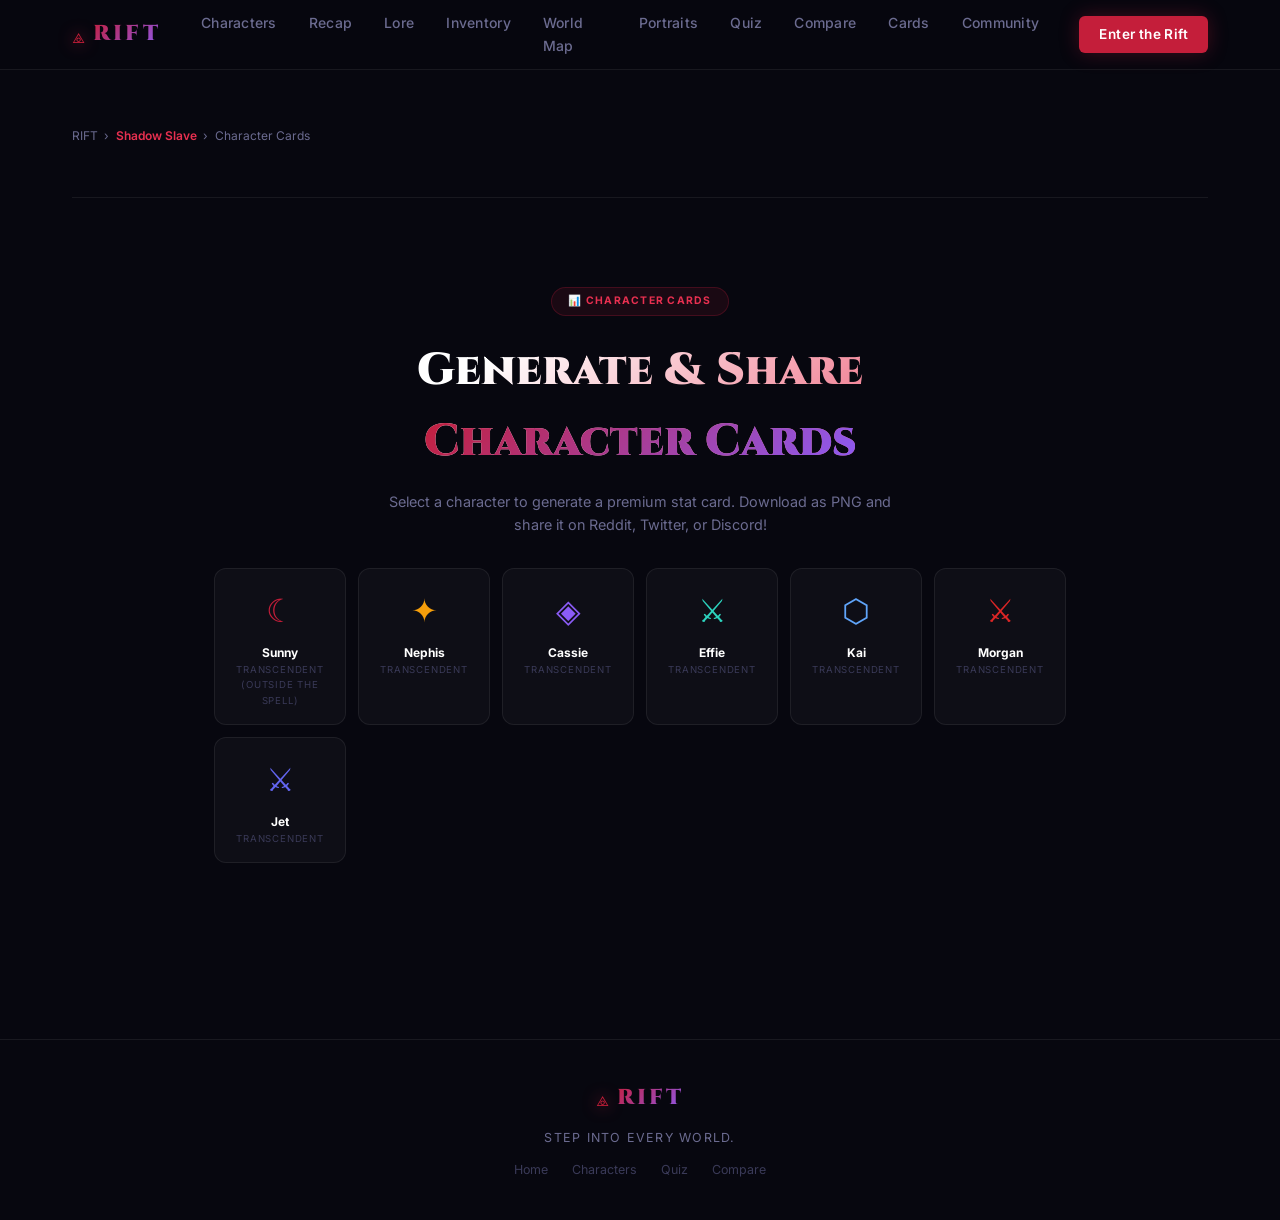
<file: cards.html>
<!DOCTYPE html>
<html lang="en">

<head>
    <script async src="https://www.googletagmanager.com/gtag/js?id=G-YBEL6MM1NP"></script>
    <script>
        window.dataLayer = window.dataLayer || [];
        function gtag(){dataLayer.push(arguments);}
        gtag('js', new Date());
        gtag('config', 'G-YBEL6MM1NP');
    </script>
    <meta charset="UTF-8" />
    <meta name="viewport" content="width=device-width, initial-scale=1.0" />
    <title>Shadow Slave Character Cards — Generate & Share | RIFT</title>
    <meta name="description"
        content="Generate beautiful Shadow Slave character stat cards! Download as PNG and share on Reddit, Twitter, and Discord. Featuring Sunny, Nephis, Cassie, Effie, Kai, Morgan, and Jet." />
    <meta name="keywords"
        content="Shadow Slave character cards, Shadow Slave stats, Sunny stats, Nephis stats, Shadow Slave fan art, character card generator" />
    <meta property="og:title" content="Shadow Slave Character Cards — Generate & Share | RIFT" />
    <meta property="og:description" content="Generate beautiful character stat cards and share them with the Shadow Slave community!" />
    <meta property="og:type" content="website" />
    <meta property="og:url" content="https://rift-shadowslave.github.io/cards.html" />
    <meta property="og:image" content="https://rift-shadowslave.github.io/assets/icon-512.png" />
    <meta name="twitter:card" content="summary_large_image" />
    <meta name="twitter:title" content="Shadow Slave Character Cards — Generate & Share | RIFT" />
    <meta name="twitter:description" content="Generate beautiful character stat cards and share them!" />
    <meta name="twitter:image" content="https://rift-shadowslave.github.io/assets/icon-512.png" />
    <link rel="canonical" href="https://rift-shadowslave.github.io/cards.html" />
    <link rel="manifest" href="manifest.json" />
    <meta name="theme-color" content="#C41E3A" />
    <link rel="icon" type="image/png" href="assets/icon-192.png" />
    <link rel="apple-touch-icon" href="assets/icon-192.png" />
    <link rel="preconnect" href="https://fonts.googleapis.com">
    <link href="https://fonts.googleapis.com/css2?family=Cinzel:wght@400;600;900&family=Inter:wght@300;400;500;600;700&display=swap" rel="stylesheet">
    <link rel="stylesheet" href="style.css">
    <link rel="stylesheet" href="inner.css">

    <script type="application/ld+json">
    {
        "@context": "https://schema.org",
        "@type": "BreadcrumbList",
        "itemListElement": [
            { "@type": "ListItem", "position": 1, "name": "RIFT", "item": "https://rift-shadowslave.github.io/" },
            { "@type": "ListItem", "position": 2, "name": "Character Cards", "item": "https://rift-shadowslave.github.io/cards.html" }
        ]
    }
    </script>

    <style>
        .cards-page { max-width: 900px; margin: 0 auto; padding: 0 1.5rem 4rem; }
        .cards-hero { text-align: center; padding: 3rem 0 2rem; }
        .cards-badge {
            display: inline-flex; align-items: center; gap: 0.5rem;
            background: rgba(196, 30, 58, 0.1); border: 1px solid rgba(196, 30, 58, 0.25);
            border-radius: 100px; padding: 0.3rem 1rem;
            font-size: 0.65rem; font-weight: 700; letter-spacing: 0.12em;
            text-transform: uppercase; color: var(--primary-light); margin-bottom: 1.2rem;
        }
        .cards-title {
            font-family: 'Cinzel', serif; font-size: clamp(1.8rem, 4vw, 2.8rem); font-weight: 900;
            background: linear-gradient(135deg, #fff 30%, var(--primary-light));
            -webkit-background-clip: text; -webkit-text-fill-color: transparent; background-clip: text;
            margin-bottom: 0.75rem;
        }
        .cards-sub { color: var(--text-muted); font-size: 0.9rem; max-width: 520px; margin: 0 auto; }

        /* Character Grid */
        .char-grid {
            display: grid; grid-template-columns: repeat(auto-fill, minmax(120px, 1fr));
            gap: 0.75rem; margin-bottom: 2rem;
        }
        .char-grid-item {
            background: var(--card-bg); border: 1px solid var(--card-border);
            border-radius: 12px; padding: 1rem; text-align: center;
            cursor: pointer; transition: all 0.3s;
        }
        .char-grid-item:hover { border-color: rgba(196,30,58,0.3); transform: translateY(-3px); }
        .char-grid-item.selected { border-color: var(--primary-light); box-shadow: 0 0 25px rgba(196,30,58,0.2); }
        .char-grid-symbol { font-size: 2rem; margin-bottom: 0.4rem; }
        .char-grid-name { font-size: 0.75rem; font-weight: 700; color: #fff; }
        .char-grid-rank { font-size: 0.6rem; color: var(--text-dim); text-transform: uppercase; letter-spacing: 0.08em; }

        /* Card Preview */
        .card-preview-area {
            display: flex; flex-direction: column; align-items: center; gap: 1.5rem;
        }
        .card-canvas-container {
            position: relative; border-radius: 16px; overflow: hidden;
            box-shadow: 0 20px 60px rgba(0,0,0,0.5), 0 0 40px rgba(196,30,58,0.1);
        }
        #card-canvas { display: block; max-width: 100%; height: auto; }

        /* Actions */
        .card-actions { display: flex; gap: 0.75rem; flex-wrap: wrap; justify-content: center; }
        .card-action-btn {
            padding: 0.65rem 1.3rem; border-radius: 10px; font-size: 0.78rem;
            font-weight: 700; text-decoration: none; transition: all 0.2s;
            cursor: pointer; display: inline-flex; align-items: center; gap: 0.4rem;
        }
        .card-action-btn.primary {
            background: var(--primary); color: #fff; border: 1px solid var(--primary);
        }
        .card-action-btn.primary:hover { background: #a51830; transform: translateY(-2px); }
        .card-action-btn.ghost {
            background: rgba(255,255,255,0.05); color: var(--text-muted);
            border: 1px solid rgba(255,255,255,0.1);
        }
        .card-action-btn.ghost:hover { background: rgba(255,255,255,0.1); color: #fff; transform: translateY(-2px); }

        .share-btn {
            display: inline-flex; align-items: center; gap: 0.4rem;
            padding: 0.5rem 1rem; border-radius: 8px; font-size: 0.72rem;
            font-weight: 700; text-decoration: none; color: #fff;
            border: 1px solid rgba(255,255,255,0.1); transition: all 0.25s;
            cursor: pointer; background: none;
        }
        .share-btn:hover { transform: translateY(-2px); }
        .share-btn.reddit { background: rgba(255,69,0,0.15); border-color: rgba(255,69,0,0.3); }
        .share-btn.twitter { background: rgba(29,161,242,0.15); border-color: rgba(29,161,242,0.3); }

        @keyframes fadeUp { from{opacity:0;transform:translateY(20px)} to{opacity:1;transform:translateY(0)} }
    </style>
</head>

<body>
    <canvas id="bg-canvas"></canvas>

    <nav class="navbar scrolled" id="navbar">
        <div class="nav-inner">
            <a href="index.html" class="nav-logo"><span class="logo-icon">⟁</span><span class="logo-text">RIFT</span></a>
                        <div class="nav-links">
                <a href="characters.html">Characters</a>
                <a href="recap.html">Recap</a>
                <a href="lore.html">Lore</a>
                <a href="inventory.html">Inventory</a>
                <a href="map.html">World Map</a>
                <a href="portraits.html">Portraits</a>
                <a href="quiz.html">Quiz</a>
                <a href="compare.html">Compare</a>
                <a href="cards.html">Cards</a>
                <a href="community.html">Community</a>
            </div>
            <a href="characters.html" class="nav-cta">Enter the Rift</a>
            <button class="hamburger" id="hamburger" onclick="document.getElementById('mobile-menu').classList.toggle('open')"><span></span><span></span><span></span></button>
        </div>
        <div class="mobile-menu" id="mobile-menu">
            <a href="characters.html">Characters</a>
            <a href="recap.html">Recap</a>
            <a href="lore.html">Lore</a>
            <a href="inventory.html">Inventory</a>
            <a href="map.html">World Map</a>
            <a href="portraits.html">Portraits</a>
            <a href="quiz.html">Quiz</a>
            <a href="compare.html">Compare</a>
            <a href="cards.html">Cards</a>
            <a href="community.html">Community</a>
            <a href="characters.html" class="nav-cta">Enter the Rift</a>
        </div>
    </nav>

    <main class="inner-main">
        <div class="page-header">
            <div class="page-header-inner">
                <div class="page-breadcrumb">
                    <a href="index.html">RIFT</a> <span>›</span>
                    <span class="novel-crumb">Shadow Slave</span> <span>›</span> Character Cards
                </div>
            </div>
        </div>

        <div class="cards-page">
            <div class="cards-hero">
                <div class="cards-badge">📊 CHARACTER CARDS</div>
                <h1 class="cards-title">Generate & Share<br><span class="gradient-text">Character Cards</span></h1>
                <p class="cards-sub">Select a character to generate a premium stat card. Download as PNG and share it on Reddit, Twitter, or Discord!</p>
            </div>

            <div class="char-grid" id="char-grid"></div>

            <div class="card-preview-area" id="card-preview-area" style="display:none">
                <div class="card-canvas-container">
                    <canvas id="card-canvas" width="480" height="680"></canvas>
                </div>
                <div class="card-actions">
                    <button class="card-action-btn primary" id="download-card-btn">⬇ Download as PNG</button>
                    <a id="share-reddit-btn" class="share-btn reddit" target="_blank" rel="noopener">🔴 Reddit</a>
                    <a id="share-twitter-btn" class="share-btn twitter" target="_blank" rel="noopener">🐦 X / Twitter</a>
                </div>
            </div>
        </div>
    </main>

    <footer class="footer">
        <div class="footer-inner">
            <div class="footer-logo"><span class="logo-icon">⟁</span><span class="logo-text">RIFT</span></div>
            <div class="footer-tagline">Step Into Every World.</div>
            <div class="footer-links">
                <a href="index.html">Home</a><a href="characters.html">Characters</a><a href="quiz.html">Quiz</a><a href="compare.html">Compare</a>
            </div>
        </div>
    </footer>

    <script src="data.js"></script>
    <script src="app.js"></script>
    <script src="cards.js"></script>
</body>

</html>
</file>
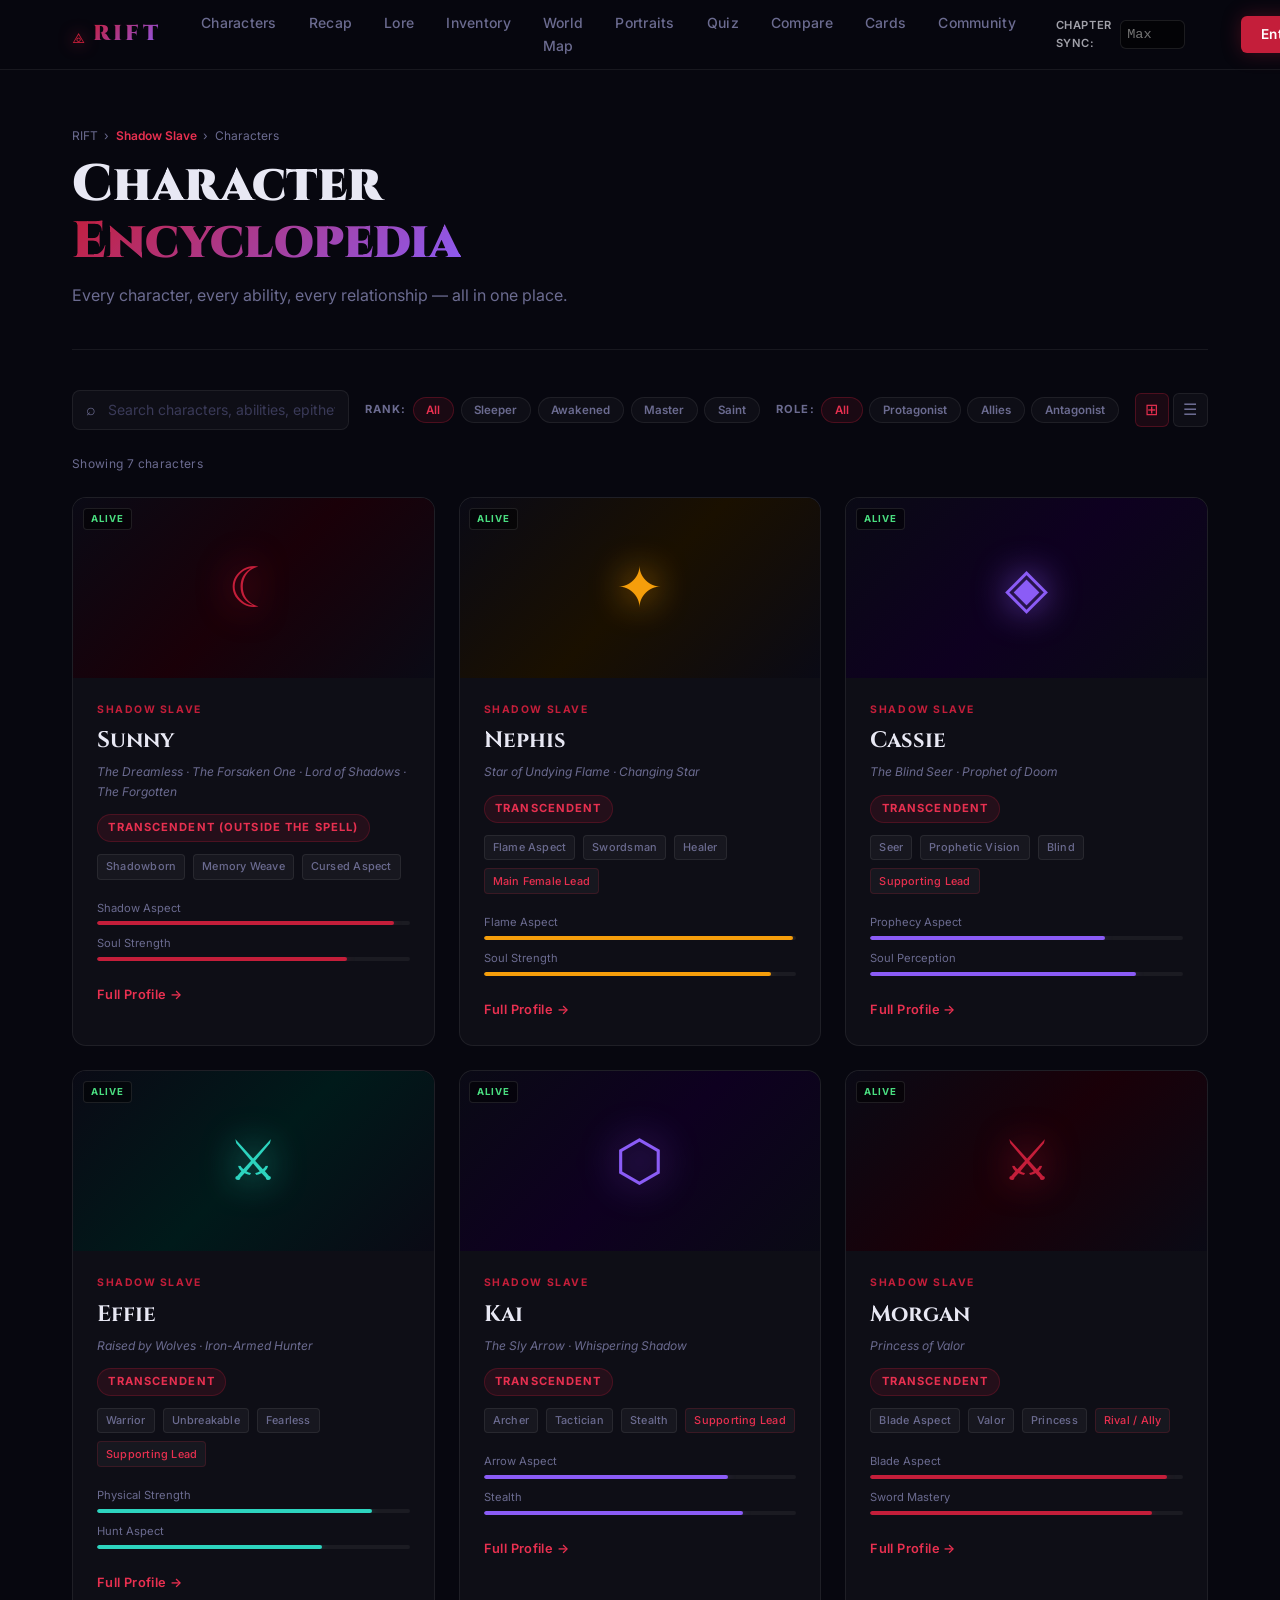
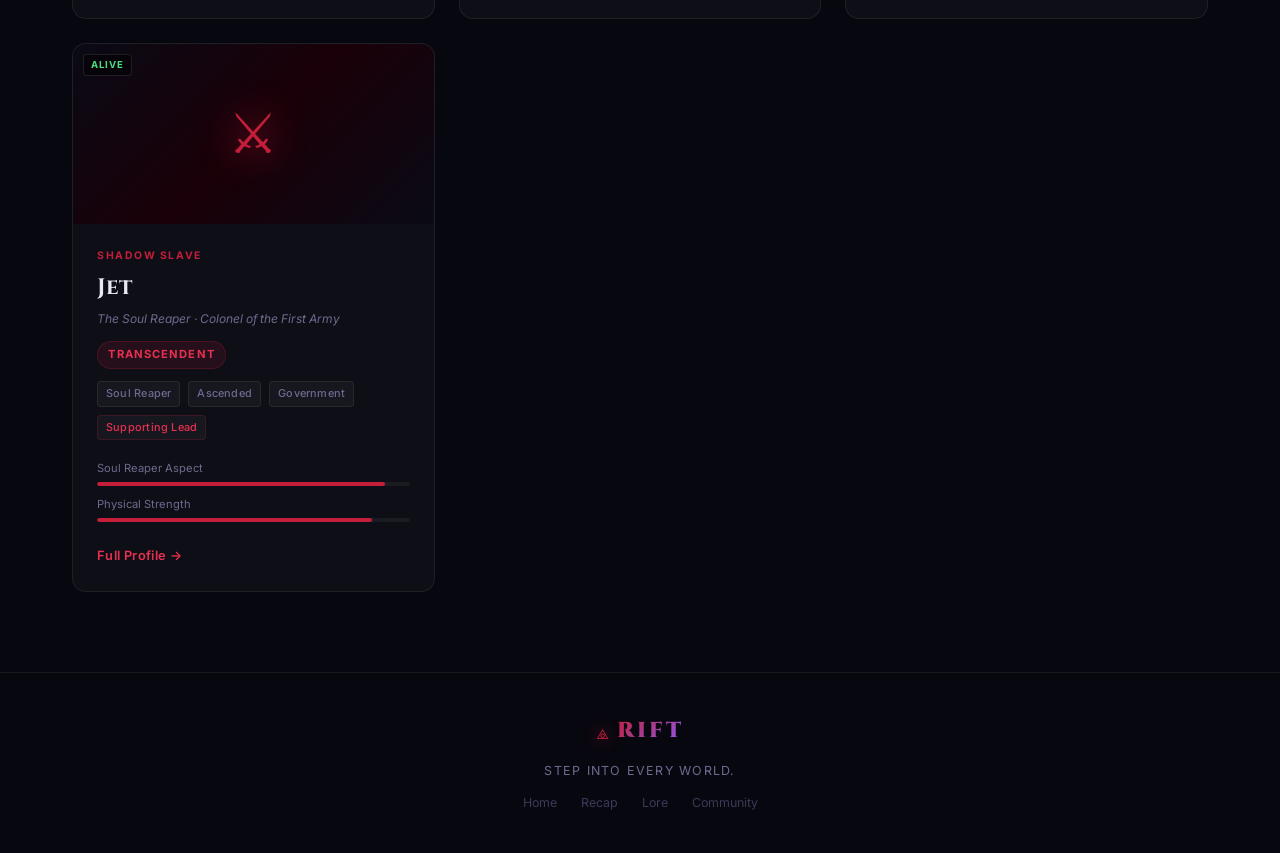
<file: characters.html>
<!DOCTYPE html>
<html lang="en">

<head>
    <!-- Google Analytics -->
    <script async src="https://www.googletagmanager.com/gtag/js?id=G-YBEL6MM1NP"></script>
    <script>
        window.dataLayer = window.dataLayer || [];
        function gtag(){dataLayer.push(arguments);}
        gtag('js', new Date());
        gtag('config', 'G-YBEL6MM1NP');
    </script>
    <meta charset="UTF-8" />
    <meta name="viewport" content="width=device-width, initial-scale=1.0" />
    <title>Shadow Slave Characters — Full Profiles, Abilities & Ranks | RIFT</title>
    <meta name="description"
        content="Explore every Shadow Slave character. Full profiles for Sunny, Nephis, Cassie, Effie, Kai, Morgan and more. Abilities, ranks, relationships and power levels." />
    <meta name="keywords"
        content="Shadow Slave characters, Sunny Shadow Slave, Nephis, Cassie blind seer, Effie, Kai, Shadow Slave wiki, character profiles" />
    <meta property="og:title" content="Shadow Slave Characters — Complete Encyclopedia | RIFT" />
    <meta property="og:description"
        content="Every Shadow Slave character. Full profiles, abilities, power bars, and relationships." />
    <meta property="og:type" content="website" />
    <meta property="og:url" content="https://rift-shadowslave.github.io/characters.html" />
    <meta property="og:image" content="https://rift-shadowslave.github.io/assets/icon-512.png" />
    <meta name="twitter:card" content="summary" />
    <meta name="twitter:title" content="Shadow Slave Characters — Complete Encyclopedia | RIFT" />
    <meta name="twitter:description" content="Every Shadow Slave character. Full profiles, abilities, power bars, and relationships." />
    <meta name="twitter:image" content="https://rift-shadowslave.github.io/assets/icon-512.png" />
    <link rel="canonical" href="https://rift-shadowslave.github.io/characters.html" />
    <link rel="manifest" href="manifest.json" />
    <meta name="theme-color" content="#C41E3A" />
    <link rel="icon" type="image/png" href="assets/icon-192.png" />
    <link rel="apple-touch-icon" href="assets/icon-192.png" />
    <link rel="preconnect" href="https://fonts.googleapis.com">
    <link
        href="https://fonts.googleapis.com/css2?family=Cinzel:wght@400;600;900&family=Inter:wght@300;400;500;600;700&display=swap"
        rel="stylesheet">
    <link rel="stylesheet" href="style.css">
    <link rel="stylesheet" href="inner.css">
    <script src="engine.js"></script>
    <script type="application/ld+json">
    {
        "@context": "https://schema.org",
        "@type": "CollectionPage",
        "name": "Shadow Slave Characters",
        "description": "Encyclopedia of characters from the web novel Shadow Slave, including Sunny, Nephis, and Cassie.",
        "url": "https://rift-shadowslave.github.io/characters.html"
    }
    </script>
</head>

<body>
    <canvas id="bg-canvas"></canvas>

    <nav class="navbar scrolled" id="navbar">
        <div class="nav-inner">
            <a href="index.html" class="nav-logo">
                <span class="logo-icon">⟁</span>
                <span class="logo-text">RIFT</span>
            </a>
                        <div class="nav-links">
                <a href="characters.html">Characters</a>
                <a href="recap.html">Recap</a>
                <a href="lore.html">Lore</a>
                <a href="inventory.html">Inventory</a>
                <a href="map.html">World Map</a>
                <a href="portraits.html">Portraits</a>
                <a href="quiz.html">Quiz</a>
                <a href="compare.html">Compare</a>
                <a href="cards.html">Cards</a>
                <a href="community.html">Community</a>
            </div>
            <div class="nav-sync" title="Spoiler-Free Sync: Hide content beyond this chapter" style="display:flex; align-items:center; gap:0.5rem; margin-right: 1rem;">
                <span style="font-size:0.7rem; color:#a1a1aa; font-weight:600; text-transform:uppercase; letter-spacing:0.05em;">Chapter Sync:</span>
                <input type="number" id="global-chapter-sync" placeholder="Max" style="width:65px; padding:0.4rem; background:rgba(0,0,0,0.5); border:1px solid rgba(255,255,255,0.1); border-radius:6px; color:white; font-family:monospace; font-size:0.85rem; outline:none; transition: border-color 0.3s;" />
            </div>
            <a href="index.html#enter" class="nav-cta">Enter the Rift</a>
            <button class="hamburger" id="hamburger" onclick="document.getElementById('mobile-menu').classList.toggle('open')"><span></span><span></span><span></span></button>
        </div>
        <div class="mobile-menu" id="mobile-menu">
            <a href="characters.html">Characters</a>
            <a href="recap.html">Recap</a>
            <a href="lore.html">Lore</a>
            <a href="inventory.html">Inventory</a>
            <a href="map.html">World Map</a>
            <a href="portraits.html">Portraits</a>
            <a href="quiz.html">Quiz</a>
            <a href="compare.html">Compare</a>
            <a href="cards.html">Cards</a>
            <a href="community.html">Community</a>
            <a href="characters.html" class="nav-cta">Enter the Rift</a>
        </div>
    </nav>

    <main class="inner-main">
        <!-- Page Header -->
        <div class="page-header">
            <div class="page-header-inner">
                <div class="page-breadcrumb">
                    <a href="index.html">RIFT</a> <span>›</span>
                    <span class="novel-crumb">Shadow Slave</span> <span>›</span>
                    Characters
                </div>
                <h1 class="page-title">Character <span class="gradient-text">Encyclopedia</span></h1>
                <p class="page-sub">Every character, every ability, every relationship — all in one place.</p>
            </div>
        </div>

        <!-- Controls -->
        <div class="controls-bar">
            <div class="search-wrap">
                <span class="search-icon">⌕</span>
                <input type="text" id="search-input" class="search-input"
                    placeholder="Search characters, abilities, epithets..." />
                <button class="search-clear" id="search-clear" style="display:none">✕</button>
            </div>
            <div class="filter-group">
                <span class="filter-label">Rank:</span>
                <button class="filter-btn active" data-filter="rank" data-val="all">All</button>
                <button class="filter-btn" data-filter="rank" data-val="1">Sleeper</button>
                <button class="filter-btn" data-filter="rank" data-val="2">Awakened</button>
                <button class="filter-btn" data-filter="rank" data-val="3">Master</button>
                <button class="filter-btn" data-filter="rank" data-val="4">Saint</button>
            </div>
            <div class="filter-group">
                <span class="filter-label">Role:</span>
                <button class="filter-btn active" data-filter="role" data-val="all">All</button>
                <button class="filter-btn" data-filter="role" data-val="Protagonist">Protagonist</button>
                <button class="filter-btn" data-filter="role" data-val="Supporting Lead">Allies</button>
                <button class="filter-btn" data-filter="role" data-val="Antagonist">Antagonist</button>
            </div>
            <div class="view-toggle">
                <button class="view-btn active" id="grid-view" title="Grid">⊞</button>
                <button class="view-btn" id="list-view" title="List">☰</button>
            </div>
        </div>

        <div class="results-count" id="results-count">Showing 6 characters</div>

        <!-- Character Grid -->
        <div class="char-grid-full" id="char-container"></div>

        <!-- No Results -->
        <div class="no-results" id="no-results" style="display:none">
            <div class="no-results-icon">🌑</div>
            <h3>No characters found</h3>
            <p>Try a different search term or clear your filters.</p>
            <button class="btn-ghost" onclick="clearAll()">Clear All Filters</button>
        </div>
    </main>

    <!-- Character Detail Modal -->
    <div class="modal-overlay" id="modal-overlay">
        <div class="modal" id="char-modal">
            <button class="modal-close" id="modal-close">✕</button>
            <div class="modal-body" id="modal-body"><!-- dynamically filled --></div>
        </div>
    </div>

    <footer class="footer">
        <div class="footer-inner">
            <div class="footer-logo"><span class="logo-icon">⟁</span><span class="logo-text">RIFT</span></div>
            <div class="footer-tagline">Step Into Every World.</div>
            <div class="footer-links">
                <a href="index.html">Home</a><a href="recap.html">Recap</a><a href="lore.html">Lore</a><a
                    href="community.html">Community</a>
            </div>
        </div>
    </footer>

    <script src="data.js"></script>
    <script src="app.js"></script>
    <script src="characters.js"></script>
</body>

</html>
</file>
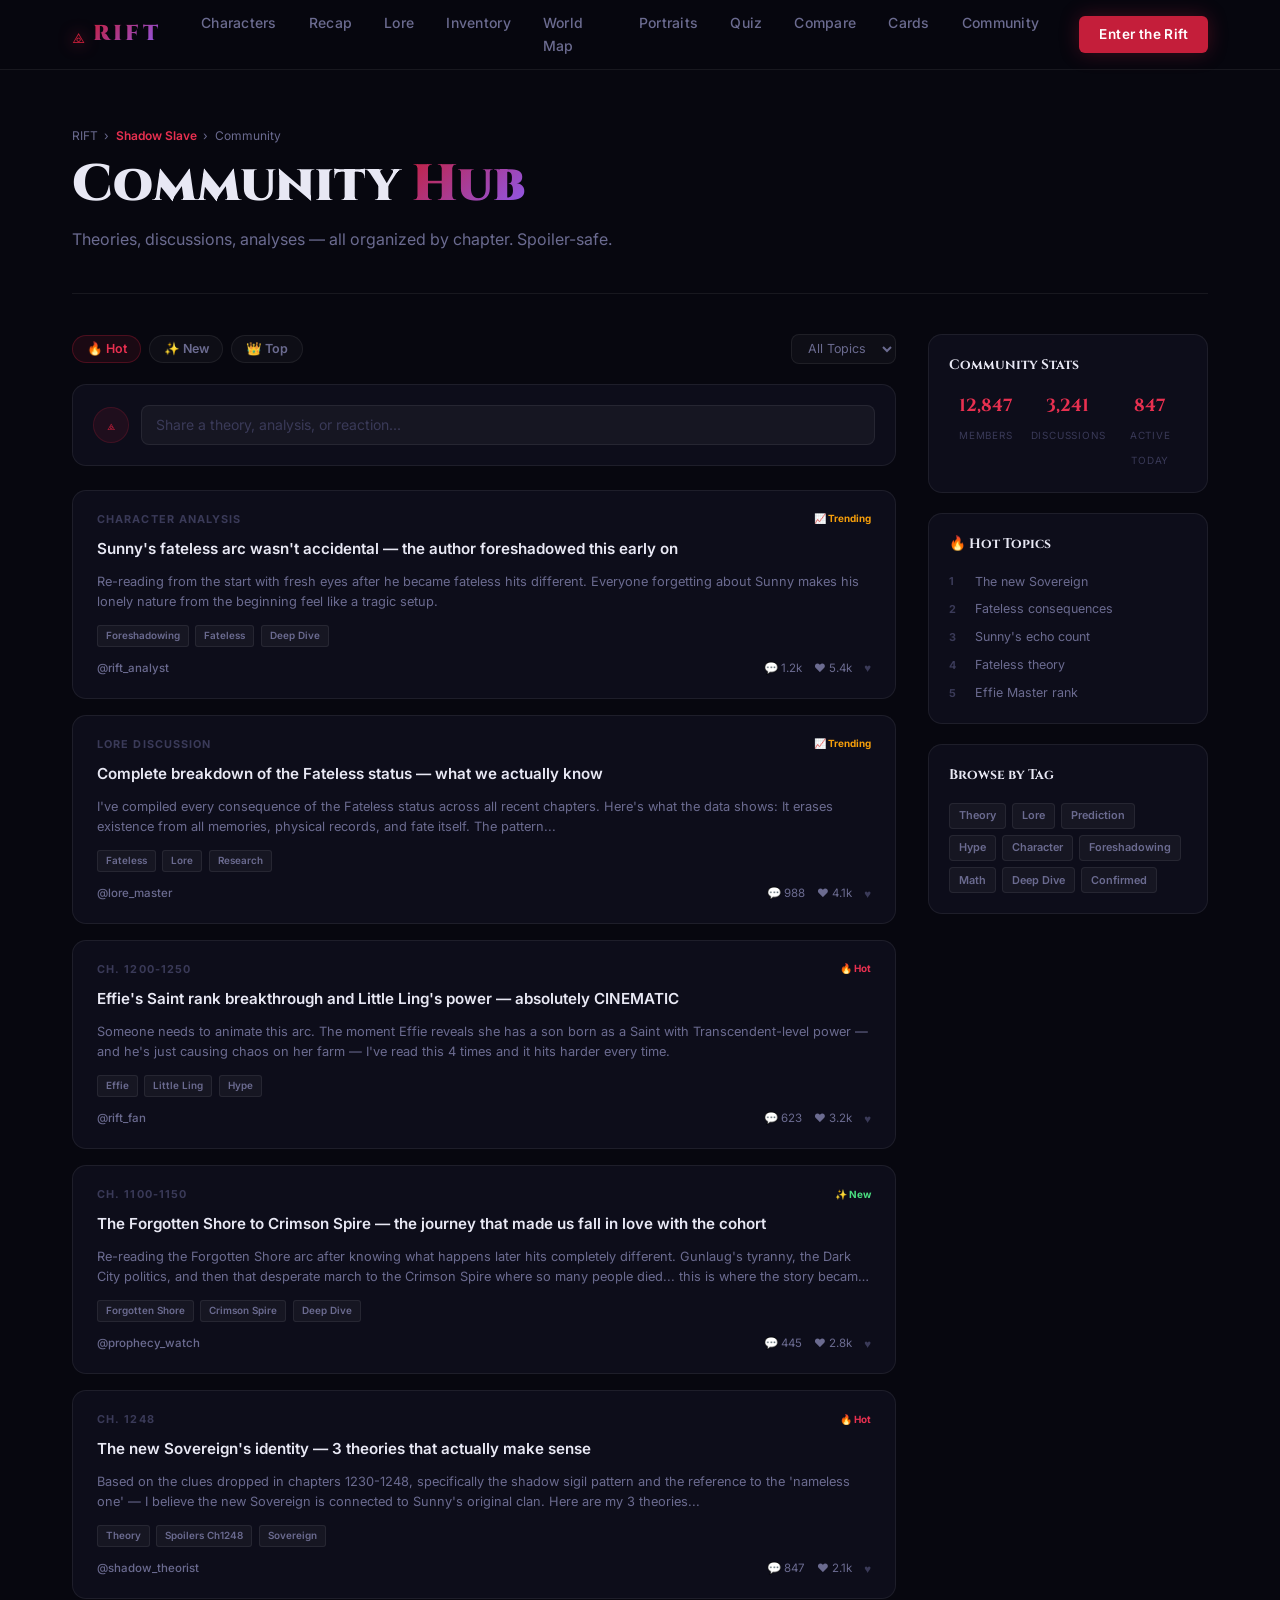
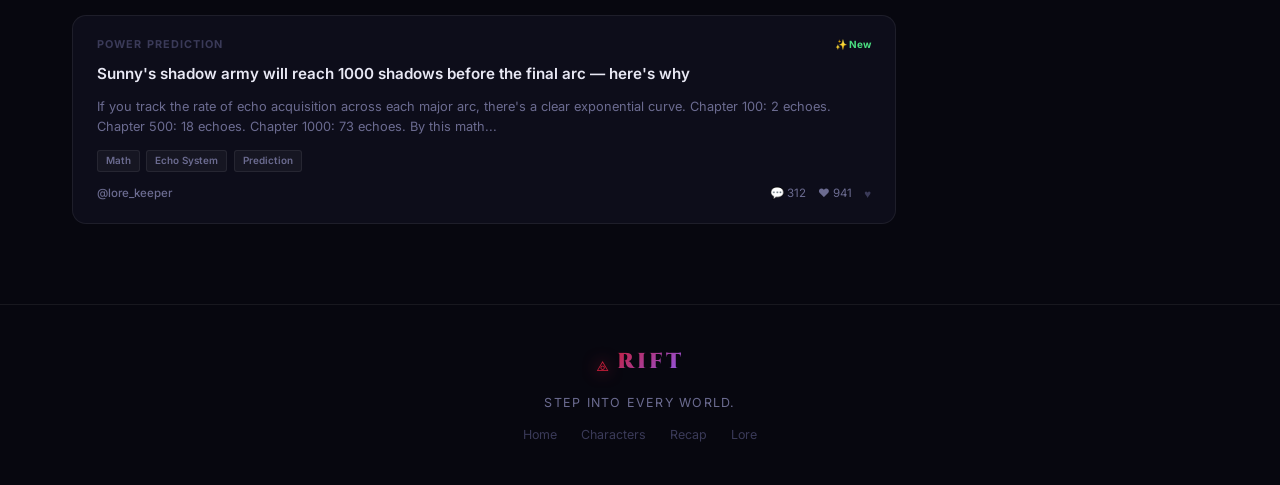
<file: community.html>
<!DOCTYPE html>
<html lang="en">

<head>
    <!-- Google Analytics -->
    <script async src="https://www.googletagmanager.com/gtag/js?id=G-YBEL6MM1NP"></script>
    <script>
        window.dataLayer = window.dataLayer || [];
        function gtag(){dataLayer.push(arguments);}
        gtag('js', new Date());
        gtag('config', 'G-YBEL6MM1NP');
    </script>
    <meta charset="UTF-8" />
    <meta name="viewport" content="width=device-width, initial-scale=1.0" />
    <title>Shadow Slave Community — Theories, Discussions & Fan Hub | RIFT</title>
    <meta name="description"
        content="Join the Shadow Slave community. Share theories, character analyses, chapter reactions, and predictions with fellow fans. Spoiler-safe discussions." />
    <meta name="keywords"
        content="Shadow Slave community, Shadow Slave theories, Shadow Slave predictions, Shadow Slave discussion, fan community" />
    <meta property="og:title" content="Shadow Slave Community Hub | RIFT" />
    <meta property="og:description"
        content="Theories, discussions, analyses — all organized by chapter. Spoiler-safe." />
    <meta property="og:type" content="website" />
    <meta property="og:url" content="https://rift-shadowslave.github.io/community.html" />
    <meta property="og:image" content="https://rift-shadowslave.github.io/assets/icon-512.png" />
    <meta name="twitter:card" content="summary" />
    <meta name="twitter:title" content="Shadow Slave Community Hub | RIFT" />
    <meta name="twitter:description" content="Theories, discussions, analyses — all organized by chapter. Spoiler-safe." />
    <meta name="twitter:image" content="https://rift-shadowslave.github.io/assets/icon-512.png" />
    <link rel="canonical" href="https://rift-shadowslave.github.io/community.html" />
    <link rel="manifest" href="manifest.json" />
    <meta name="theme-color" content="#C41E3A" />
    <link rel="icon" type="image/png" href="assets/icon-192.png" />
    <link rel="apple-touch-icon" href="assets/icon-192.png" />
    <link rel="preconnect" href="https://fonts.googleapis.com">
    <link
        href="https://fonts.googleapis.com/css2?family=Cinzel:wght@400;600;900&family=Inter:wght@300;400;500;600;700&display=swap"
        rel="stylesheet">
    <link rel="stylesheet" href="style.css">
    <link rel="stylesheet" href="inner.css">
</head>

<body>
    <canvas id="bg-canvas"></canvas>
    <nav class="navbar scrolled" id="navbar">
        <div class="nav-inner">
            <a href="index.html" class="nav-logo"><span class="logo-icon">⟁</span><span
                    class="logo-text">RIFT</span></a>
                        <div class="nav-links">
                <a href="characters.html">Characters</a>
                <a href="recap.html">Recap</a>
                <a href="lore.html">Lore</a>
                <a href="inventory.html">Inventory</a>
                <a href="map.html">World Map</a>
                <a href="portraits.html">Portraits</a>
                <a href="quiz.html">Quiz</a>
                <a href="compare.html">Compare</a>
                <a href="cards.html">Cards</a>
                <a href="community.html">Community</a>
            </div>
            <a href="index.html#enter" class="nav-cta">Enter the Rift</a>
            <button class="hamburger" id="hamburger" onclick="document.getElementById('mobile-menu').classList.toggle('open')"><span></span><span></span><span></span></button>
        </div>
        <div class="mobile-menu" id="mobile-menu">
            <a href="characters.html">Characters</a>
            <a href="recap.html">Recap</a>
            <a href="lore.html">Lore</a>
            <a href="inventory.html">Inventory</a>
            <a href="map.html">World Map</a>
            <a href="portraits.html">Portraits</a>
            <a href="quiz.html">Quiz</a>
            <a href="compare.html">Compare</a>
            <a href="cards.html">Cards</a>
            <a href="community.html">Community</a>
            <a href="characters.html" class="nav-cta">Enter the Rift</a>
        </div>
    </nav>

    <main class="inner-main">
        <div class="page-header">
            <div class="page-header-inner">
                <div class="page-breadcrumb"><a href="index.html">RIFT</a> <span>›</span> <span
                        class="novel-crumb">Shadow Slave</span> <span>›</span> Community</div>
                <h1 class="page-title">Community <span class="gradient-text">Hub</span></h1>
                <p class="page-sub">Theories, discussions, analyses — all organized by chapter. Spoiler-safe.</p>
            </div>
        </div>

        <!-- Community Layout -->
        <div class="community-layout">
            <!-- Main Feed -->
            <div class="community-feed">
                <!-- Sort/Filter bar -->
                <div class="feed-controls">
                    <div class="feed-sort">
                        <button class="sort-btn active" data-sort="hot">🔥 Hot</button>
                        <button class="sort-btn" data-sort="new">✨ New</button>
                        <button class="sort-btn" data-sort="top">👑 Top</button>
                    </div>
                    <div class="feed-filter">
                        <select class="feed-select" id="tag-filter">
                            <option value="all">All Topics</option>
                            <option value="Theory">Theory</option>
                            <option value="Lore">Lore</option>
                            <option value="Character">Character</option>
                            <option value="Prediction">Prediction</option>
                            <option value="Hype">Hype</option>
                        </select>
                    </div>
                </div>

                <!-- Post Form -->
                <div class="post-form-card" id="post-form-card">
                    <div class="post-form-header">
                        <div class="post-avatar">⟁</div>
                        <input type="text" class="post-input" id="post-input"
                            placeholder="Share a theory, analysis, or reaction..." />
                    </div>
                    <div class="post-form-footer" id="post-form-footer" style="display:none">
                        <div class="post-type-btns">
                            <button class="post-type-btn active" data-type="Theory">Theory</button>
                            <button class="post-type-btn" data-type="Lore">Lore</button>
                            <button class="post-type-btn" data-type="Prediction">Prediction</button>
                            <button class="post-type-btn" data-type="Hype">Hype</button>
                        </div>
                        <div class="post-chapter-tag">
                            <input type="text" class="post-chapter-input" id="post-chapter"
                                placeholder="Chapter # (optional)" />
                            <button class="post-submit-btn" id="post-submit">Post</button>
                        </div>
                    </div>
                </div>

                <!-- Thread List -->
                <div class="thread-list" id="thread-list"></div>
            </div>

            <!-- Sidebar -->
            <div class="community-sidebar">
                <!-- Stats -->
                <div class="sidebar-card">
                    <h3 class="sidebar-title">Community Stats</h3>
                    <div class="sidebar-stats">
                        <div class="ss-item"><span class="ss-num">12,847</span><span class="ss-label">Members</span>
                        </div>
                        <div class="ss-item"><span class="ss-num">3,241</span><span class="ss-label">Discussions</span>
                        </div>
                        <div class="ss-item"><span class="ss-num">847</span><span class="ss-label">Active Today</span>
                        </div>
                    </div>
                </div>

                <!-- Hot Topics -->
                <div class="sidebar-card">
                    <h3 class="sidebar-title">🔥 Hot Topics</h3>
                    <div class="hot-topics-list">
                        <div class="ht-item"><span class="ht-num">1</span><span class="ht-text">The new Sovereign</span>
                        </div>
                        <div class="ht-item"><span class="ht-num">2</span><span class="ht-text">Fateless
                                consequences</span></div>
                        <div class="ht-item"><span class="ht-num">3</span><span class="ht-text">Sunny's echo
                                count</span></div>
                        <div class="ht-item"><span class="ht-num">4</span><span class="ht-text">Fateless
                                theory</span></div>
                        <div class="ht-item"><span class="ht-num">5</span><span class="ht-text">Effie Master rank</span>
                        </div>
                    </div>
                </div>

                <!-- Tags -->
                <div class="sidebar-card">
                    <h3 class="sidebar-title">Browse by Tag</h3>
                    <div class="tag-cloud" id="tag-cloud"></div>
                </div>
            </div>
        </div>
    </main>

    <footer class="footer">
        <div class="footer-inner">
            <div class="footer-logo"><span class="logo-icon">⟁</span><span class="logo-text">RIFT</span></div>
            <div class="footer-tagline">Step Into Every World.</div>
            <div class="footer-links">
                <a href="index.html">Home</a><a href="characters.html">Characters</a><a href="recap.html">Recap</a><a
                    href="lore.html">Lore</a>
            </div>
        </div>
    </footer>

    <script src="data.js"></script>
    <script src="app.js"></script>
    <script src="community.js"></script>
</body>

</html>
</file>
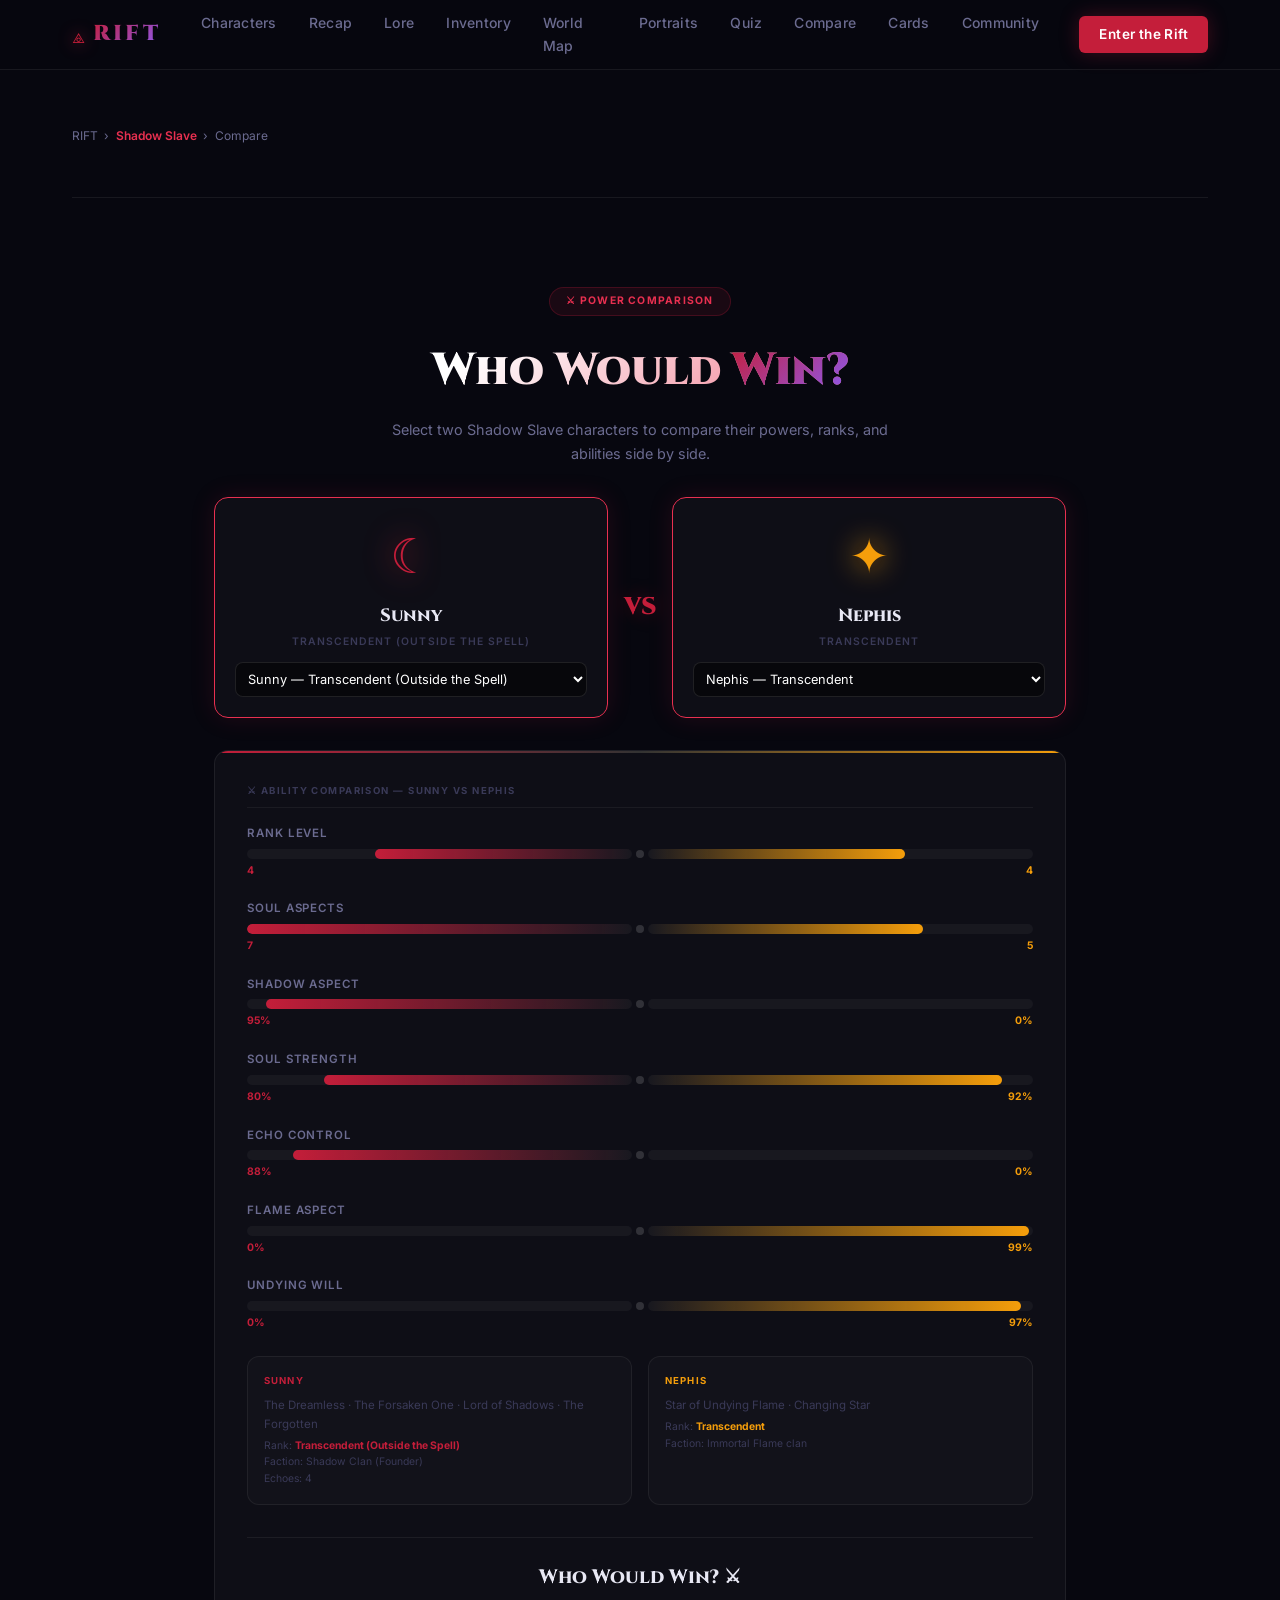
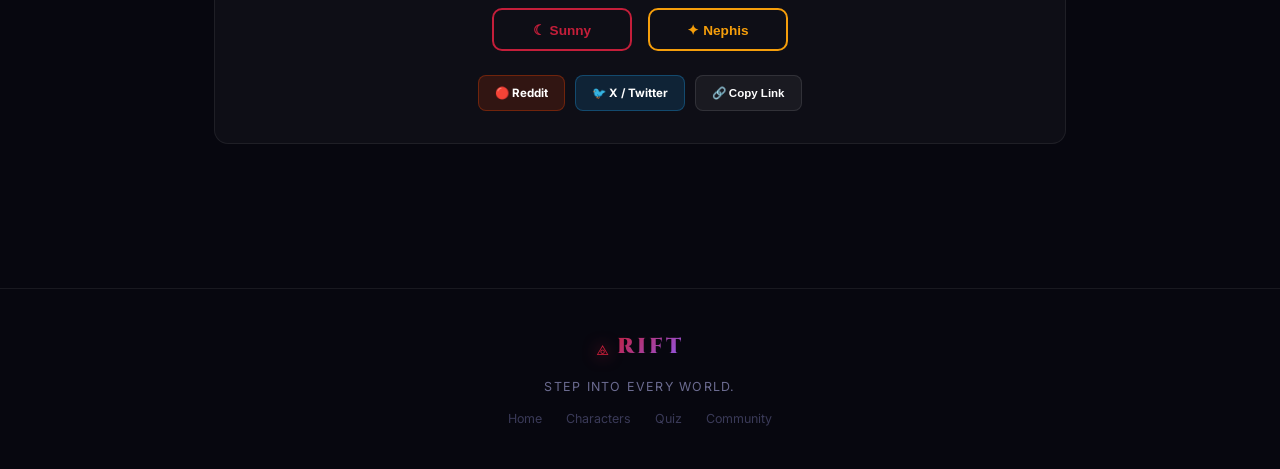
<file: compare.html>
<!DOCTYPE html>
<html lang="en">

<head>
    <!-- Google Analytics -->
    <script async src="https://www.googletagmanager.com/gtag/js?id=G-YBEL6MM1NP"></script>
    <script>
        window.dataLayer = window.dataLayer || [];
        function gtag(){dataLayer.push(arguments);}
        gtag('js', new Date());
        gtag('config', 'G-YBEL6MM1NP');
    </script>
    <meta charset="UTF-8" />
    <meta name="viewport" content="width=device-width, initial-scale=1.0" />
    <title>Shadow Slave Power Comparison — Character vs Character | RIFT</title>
    <meta name="description"
        content="Compare Shadow Slave characters side by side! Sunny vs Nephis, Effie vs Jet — animated stat bars, abilities, ranks, and community votes. Who would win?" />
    <meta name="keywords"
        content="Shadow Slave comparison, Sunny vs Nephis, Shadow Slave power levels, character comparison, who would win Shadow Slave" />
    <meta property="og:title" content="Shadow Slave Power Comparison — Who Would Win? | RIFT" />
    <meta property="og:description" content="Compare Shadow Slave characters side by side. Animated stats, abilities, and community votes!" />
    <meta property="og:type" content="website" />
    <meta property="og:url" content="https://rift-shadowslave.github.io/compare.html" />
    <meta property="og:image" content="https://rift-shadowslave.github.io/assets/icon-512.png" />
    <meta name="twitter:card" content="summary_large_image" />
    <meta name="twitter:title" content="Shadow Slave Power Comparison — Who Would Win? | RIFT" />
    <meta name="twitter:description" content="Compare Shadow Slave characters side by side!" />
    <meta name="twitter:image" content="https://rift-shadowslave.github.io/assets/icon-512.png" />
    <link rel="canonical" href="https://rift-shadowslave.github.io/compare.html" />
    <link rel="manifest" href="manifest.json" />
    <meta name="theme-color" content="#C41E3A" />
    <link rel="icon" type="image/png" href="assets/icon-192.png" />
    <link rel="apple-touch-icon" href="assets/icon-192.png" />
    <link rel="preconnect" href="https://fonts.googleapis.com">
    <link href="https://fonts.googleapis.com/css2?family=Cinzel:wght@400;600;900&family=Inter:wght@300;400;500;600;700&display=swap" rel="stylesheet">
    <link rel="stylesheet" href="style.css">
    <link rel="stylesheet" href="inner.css">

    <script type="application/ld+json">
    {
        "@context": "https://schema.org",
        "@type": "BreadcrumbList",
        "itemListElement": [
            { "@type": "ListItem", "position": 1, "name": "RIFT", "item": "https://rift-shadowslave.github.io/" },
            { "@type": "ListItem", "position": 2, "name": "Compare", "item": "https://rift-shadowslave.github.io/compare.html" }
        ]
    }
    </script>

    <style>
        .compare-page { max-width: 900px; margin: 0 auto; padding: 0 1.5rem 4rem; }
        .compare-hero { text-align: center; padding: 3rem 0 2rem; }
        .compare-badge {
            display: inline-flex; align-items: center; gap: 0.5rem;
            background: rgba(196, 30, 58, 0.1); border: 1px solid rgba(196, 30, 58, 0.25);
            border-radius: 100px; padding: 0.3rem 1rem;
            font-size: 0.65rem; font-weight: 700; letter-spacing: 0.12em;
            text-transform: uppercase; color: var(--primary-light); margin-bottom: 1.2rem;
        }
        .compare-title {
            font-family: 'Cinzel', serif; font-size: clamp(1.8rem, 4vw, 2.8rem); font-weight: 900;
            background: linear-gradient(135deg, #fff 30%, var(--primary-light));
            -webkit-background-clip: text; -webkit-text-fill-color: transparent; background-clip: text;
            margin-bottom: 0.75rem;
        }
        .compare-sub { color: var(--text-muted); font-size: 0.9rem; max-width: 500px; margin: 0 auto; }

        /* Selector Row */
        .compare-selector {
            display: grid; grid-template-columns: 1fr auto 1fr;
            gap: 1rem; align-items: center; margin-bottom: 2rem;
        }
        .compare-vs {
            font-family: 'Cinzel', serif; font-size: 1.5rem; font-weight: 900;
            color: var(--primary); text-shadow: 0 0 20px rgba(196,30,58,0.4);
        }
        .char-select-card {
            background: var(--card-bg); border: 1px solid var(--card-border);
            border-radius: var(--radius); padding: 1.25rem; text-align: center;
            cursor: pointer; transition: all 0.3s; position: relative;
        }
        .char-select-card:hover { border-color: rgba(196,30,58,0.3); }
        .char-select-card.active { border-color: var(--primary-light); box-shadow: 0 0 25px rgba(196,30,58,0.15); }
        .char-select-symbol { font-size: 3rem; margin-bottom: 0.5rem; filter: drop-shadow(0 0 15px currentColor); }
        .char-select-name { font-family: 'Cinzel', serif; font-size: 1.1rem; font-weight: 800; margin-bottom: 0.2rem; }
        .char-select-rank { font-size: 0.65rem; font-weight: 600; color: var(--text-dim); text-transform: uppercase; letter-spacing: 0.1em; }
        .char-dropdown {
            width: 100%; margin-top: 0.75rem; background: rgba(0,0,0,0.5);
            border: 1px solid rgba(255,255,255,0.1); border-radius: 8px;
            color: #fff; padding: 0.5rem; font-size: 0.8rem; font-family: 'Inter', sans-serif;
        }
        .char-dropdown option { background: #0a0a14; color: #fff; }

        /* Comparison Area */
        .compare-result {
            background: var(--card-bg); border: 1px solid var(--card-border);
            border-radius: var(--radius); padding: 2rem; position: relative; overflow: hidden;
        }
        .compare-result::before {
            content: ''; position: absolute; top: 0; left: 0; right: 0; height: 2px;
            background: linear-gradient(90deg, var(--char1-color, #C41E3A), #333, var(--char2-color, #F59E0B));
        }
        .compare-section-title {
            font-size: 0.6rem; font-weight: 700; letter-spacing: 0.15em; text-transform: uppercase;
            color: var(--text-dim); margin-bottom: 1rem; padding-bottom: 0.5rem;
            border-bottom: 1px solid rgba(255,255,255,0.05);
        }

        /* Stat Row */
        .stat-row { margin-bottom: 1.25rem; }
        .stat-label { font-size: 0.72rem; font-weight: 600; color: var(--text-muted); margin-bottom: 0.4rem; }
        .stat-bars { display: flex; gap: 4px; align-items: center; }
        .stat-bar-left, .stat-bar-right { flex: 1; height: 10px; border-radius: 100px; overflow: hidden; position: relative; }
        .stat-bar-left { direction: rtl; background: rgba(255,255,255,0.04); }
        .stat-bar-right { background: rgba(255,255,255,0.04); }
        .stat-fill-left {
            height: 100%; border-radius: 100px; transition: width 1s cubic-bezier(0.4, 0, 0.2, 1);
            background: linear-gradient(90deg, var(--char1-color, #C41E3A), transparent);
        }
        .stat-fill-right {
            height: 100%; border-radius: 100px; transition: width 1s cubic-bezier(0.4, 0, 0.2, 1);
            background: linear-gradient(270deg, var(--char2-color, #F59E0B), transparent);
        }
        .stat-vs-dot {
            width: 8px; height: 8px; border-radius: 50%; background: rgba(255,255,255,0.15); flex-shrink: 0;
        }
        .stat-values { display: flex; justify-content: space-between; font-size: 0.65rem; font-weight: 700; margin-top: 0.25rem; }
        .stat-val-left { color: var(--char1-color, #C41E3A); }
        .stat-val-right { color: var(--char2-color, #F59E0B); }

        /* Winner Badge */
        .stat-winner {
            position: absolute; top: 50%; transform: translateY(-50%);
            font-size: 0.5rem; font-weight: 800; text-transform: uppercase;
            letter-spacing: 0.1em; padding: 0.15rem 0.4rem; border-radius: 4px;
        }

        /* Vote Section */
        .vote-section { margin-top: 2rem; text-align: center; padding-top: 1.5rem; border-top: 1px solid rgba(255,255,255,0.06); }
        .vote-title { font-family: 'Cinzel', serif; font-size: 1.2rem; font-weight: 800; margin-bottom: 1rem; }
        .vote-buttons { display: flex; gap: 1rem; justify-content: center; flex-wrap: wrap; }
        .vote-btn {
            padding: 0.7rem 1.5rem; border-radius: 10px; font-size: 0.85rem; font-weight: 700;
            cursor: pointer; transition: all 0.3s; border: 2px solid;
            background: transparent; color: #fff; min-width: 140px;
        }
        .vote-btn:hover { transform: translateY(-3px); }
        .vote-btn.voted { opacity: 0.6; cursor: default; }
        .vote-bar-container { margin-top: 1rem; display: flex; align-items: center; gap: 0.5rem; }
        .vote-bar { flex: 1; height: 6px; border-radius: 100px; overflow: hidden; background: rgba(255,255,255,0.06); }
        .vote-bar-fill { height: 100%; border-radius: 100px; transition: width 0.5s; }
        .vote-pct { font-size: 0.7rem; font-weight: 700; min-width: 35px; }

        /* Share */
        .compare-share { margin-top: 1.5rem; display: flex; gap: 0.6rem; justify-content: center; flex-wrap: wrap; }
        .share-btn {
            display: inline-flex; align-items: center; gap: 0.4rem;
            padding: 0.5rem 1rem; border-radius: 8px; font-size: 0.72rem;
            font-weight: 700; text-decoration: none; color: #fff;
            border: 1px solid rgba(255,255,255,0.1); transition: all 0.25s;
            cursor: pointer; background: none;
        }
        .share-btn:hover { transform: translateY(-2px); }
        .share-btn.reddit { background: rgba(255,69,0,0.15); border-color: rgba(255,69,0,0.3); }
        .share-btn.twitter { background: rgba(29,161,242,0.15); border-color: rgba(29,161,242,0.3); }
        .share-btn.copy-link { background: rgba(255,255,255,0.05); }

        @media (max-width: 600px) {
            .compare-selector { grid-template-columns: 1fr; }
            .compare-vs { text-align: center; }
        }
        @keyframes fadeUp { from{opacity:0;transform:translateY(20px)} to{opacity:1;transform:translateY(0)} }
    </style>
</head>

<body>
    <canvas id="bg-canvas"></canvas>

    <nav class="navbar scrolled" id="navbar">
        <div class="nav-inner">
            <a href="index.html" class="nav-logo"><span class="logo-icon">⟁</span><span class="logo-text">RIFT</span></a>
                        <div class="nav-links">
                <a href="characters.html">Characters</a>
                <a href="recap.html">Recap</a>
                <a href="lore.html">Lore</a>
                <a href="inventory.html">Inventory</a>
                <a href="map.html">World Map</a>
                <a href="portraits.html">Portraits</a>
                <a href="quiz.html">Quiz</a>
                <a href="compare.html">Compare</a>
                <a href="cards.html">Cards</a>
                <a href="community.html">Community</a>
            </div>
            <a href="characters.html" class="nav-cta">Enter the Rift</a>
            <button class="hamburger" id="hamburger" onclick="document.getElementById('mobile-menu').classList.toggle('open')"><span></span><span></span><span></span></button>
        </div>
        <div class="mobile-menu" id="mobile-menu">
            <a href="characters.html">Characters</a>
            <a href="recap.html">Recap</a>
            <a href="lore.html">Lore</a>
            <a href="inventory.html">Inventory</a>
            <a href="map.html">World Map</a>
            <a href="portraits.html">Portraits</a>
            <a href="quiz.html">Quiz</a>
            <a href="compare.html">Compare</a>
            <a href="cards.html">Cards</a>
            <a href="community.html">Community</a>
            <a href="characters.html" class="nav-cta">Enter the Rift</a>
        </div>
    </nav>

    <main class="inner-main">
        <div class="page-header">
            <div class="page-header-inner">
                <div class="page-breadcrumb">
                    <a href="index.html">RIFT</a> <span>›</span>
                    <span class="novel-crumb">Shadow Slave</span> <span>›</span> Compare
                </div>
            </div>
        </div>

        <div class="compare-page">
            <div class="compare-hero">
                <div class="compare-badge">⚔ POWER COMPARISON</div>
                <h1 class="compare-title">Who Would <span class="gradient-text">Win?</span></h1>
                <p class="compare-sub">Select two Shadow Slave characters to compare their powers, ranks, and abilities side by side.</p>
            </div>

            <div class="compare-selector" id="compare-selector"></div>
            <div id="compare-result-area"></div>
        </div>
    </main>

    <footer class="footer">
        <div class="footer-inner">
            <div class="footer-logo"><span class="logo-icon">⟁</span><span class="logo-text">RIFT</span></div>
            <div class="footer-tagline">Step Into Every World.</div>
            <div class="footer-links">
                <a href="index.html">Home</a><a href="characters.html">Characters</a><a href="quiz.html">Quiz</a><a href="community.html">Community</a>
            </div>
        </div>
    </footer>

    <script src="data.js"></script>
    <script src="app.js"></script>
    <script src="compare.js"></script>
</body>

</html>
</file>
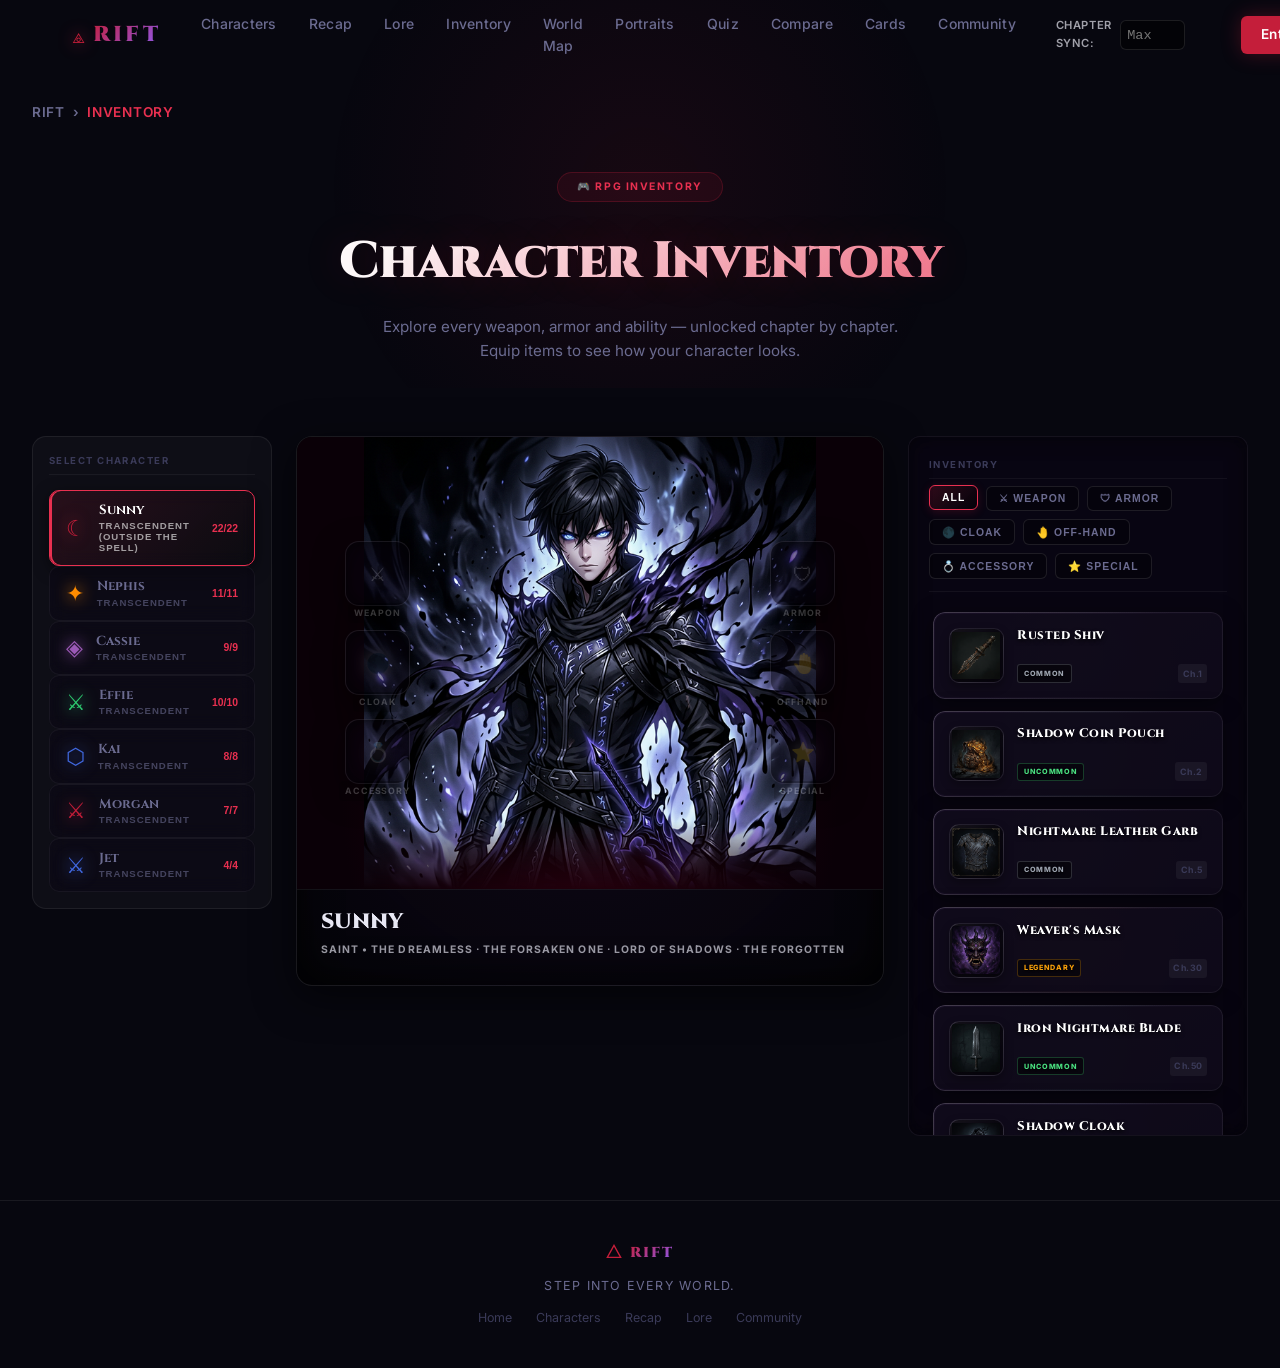
<file: inventory.html>
<!DOCTYPE html>
<html lang="en">

<head>
    <!-- Google Analytics -->
    <script async src="https://www.googletagmanager.com/gtag/js?id=G-YBEL6MM1NP"></script>
    <script>
        window.dataLayer = window.dataLayer || [];
        function gtag(){dataLayer.push(arguments);}
        gtag('js', new Date());
        gtag('config', 'G-YBEL6MM1NP');
    </script>
    <meta charset="UTF-8" />
    <meta name="viewport" content="width=device-width, initial-scale=1.0" />
    <title>Shadow Slave Inventory Tracker — Weapons, Armor & Items | RIFT</title>
    <meta name="description"
        content="Track every Shadow Slave character's weapons, armor and abilities. See items unlocked chapter-by-chapter. The ultimate RPG-style inventory for Shadow Slave readers." />
    <meta name="keywords"
        content="Shadow Slave inventory, Shadow Slave items, Shadow Slave weapons, Sunny items, character equipment, Shadow Slave RPG" />
    <meta property="og:title" content="Shadow Slave Inventory Tracker | RIFT" />
    <meta property="og:description"
        content="Track every character's weapons, armor and abilities — unlocked by chapter. Like a real RPG." />
    <meta property="og:type" content="website" />
    <meta property="og:url" content="https://rift-shadowslave.github.io/inventory.html" />
    <meta property="og:image" content="https://rift-shadowslave.github.io/assets/icon-512.png" />
    <meta name="twitter:card" content="summary" />
    <meta name="twitter:title" content="Shadow Slave Inventory Tracker | RIFT" />
    <meta name="twitter:description" content="Track every character's weapons, armor and abilities — unlocked by chapter. Like a real RPG." />
    <meta name="twitter:image" content="https://rift-shadowslave.github.io/assets/icon-512.png" />
    <link rel="canonical" href="https://rift-shadowslave.github.io/inventory.html" />
    <link rel="manifest" href="manifest.json" />
    <meta name="theme-color" content="#C41E3A" />
    <link rel="icon" type="image/png" href="assets/icon-192.png" />
    <link rel="apple-touch-icon" href="assets/icon-192.png" />
    <link rel="preconnect" href="https://fonts.googleapis.com">
    <link
        href="https://fonts.googleapis.com/css2?family=Cinzel:wght@400;600;900&family=Inter:wght@300;400;500;600;700&display=swap"
        rel="stylesheet">
    <link rel="stylesheet" href="style.css">
    <link rel="stylesheet" href="inner.css">
    <script src="engine.js"></script>
    <style>
        /* ═══════════════════════════════════════════════════
   INVENTORY PAGE — FULL CUSTOM STYLES
═══════════════════════════════════════════════════ */

        :root {
            --rarity-common: #9CA3AF;
            --rarity-uncommon: #4ADE80;
            --rarity-rare: #60A5FA;
            --rarity-legendary: #F59E0B;
            --rarity-mythic: #C41E3A;
        }

        .inv-page {
            min-height: 100vh;
            padding: calc(var(--nav-h) + 2rem) 0 4rem;
        }

        /* ── BREADCRUMB ── */
        .breadcrumb {
            padding: 0 2rem;
            display: flex;
            align-items: center;
            gap: 0.5rem;
            font-size: 0.85rem;
            color: var(--text-muted);
            font-weight: 600;
            letter-spacing: 0.05em;
            text-transform: uppercase;
            max-width: 1400px;
            margin: 0 auto;
        }

        .breadcrumb .bc-cur {
            color: var(--primary-light);
        }

        /* ── HERO ── */
        .inv-hero {
            text-align: center;
            padding: 3rem 2rem 2rem;
        }

        .inv-badge {
            display: inline-flex;
            align-items: center;
            gap: 0.5rem;
            background: rgba(196, 30, 58, 0.1);
            border: 1px solid rgba(196, 30, 58, 0.25);
            border-radius: 100px;
            padding: 0.35rem 1.2rem;
            font-size: 0.65rem;
            font-weight: 700;
            letter-spacing: 0.15em;
            color: var(--primary-light);
            margin-bottom: 1.2rem;
            text-transform: uppercase;
            animation: subtlePulse 2s infinite;
        }

        @keyframes subtlePulse {
            0% {
                box-shadow: 0 0 0 0 rgba(196, 30, 58, 0.4);
            }

            70% {
                box-shadow: 0 0 0 15px rgba(196, 30, 58, 0);
            }

            100% {
                box-shadow: 0 0 0 0 rgba(196, 30, 58, 0);
            }
        }

        .inv-title {
            font-family: 'Cinzel', serif;
            font-size: clamp(2.2rem, 4vw, 3.2rem);
            font-weight: 900;
            background: linear-gradient(135deg, #fff 30%, var(--primary-light));
            -webkit-background-clip: text;
            -webkit-text-fill-color: transparent;
            background-clip: text;
            margin-bottom: 0.75rem;
            letter-spacing: -0.02em;
            text-shadow: 0 0 40px rgba(196, 30, 58, 0.2);
        }

        .inv-sub {
            color: var(--text-muted);
            font-size: 0.95rem;
            max-width: 550px;
            margin: 0 auto;
            line-height: 1.6;
        }

        /* ── CHAPTER CONTROL BAR ── */
        .chapter-bar {
            display: flex;
            align-items: center;
            justify-content: center;
            gap: 1.2rem;
            padding: 1.2rem 2.5rem;
            margin-bottom: 2.5rem;
            flex-wrap: wrap;
            background: linear-gradient(90deg, transparent, rgba(255, 255, 255, 0.02), transparent);
            border-top: 1px solid rgba(255, 255, 255, 0.03);
            border-bottom: 1px solid rgba(255, 255, 255, 0.03);
        }

        .chapter-bar-label {
            font-size: 0.8rem;
            font-weight: 700;
            color: var(--primary-light);
            letter-spacing: 0.1em;
            text-transform: uppercase;
        }

        .chapter-input-group {
            display: flex;
            align-items: center;
            gap: 0.5rem;
            background: rgba(0, 0, 0, 0.5);
            border: 1px solid var(--primary-glow);
            border-radius: var(--radius-sm);
            padding: 0.4rem 0.8rem;
            box-shadow: inset 0 0 10px rgba(0, 0, 0, 0.5);
            transition: all 0.3s ease;
        }

        .chapter-input-group:focus-within {
            border-color: var(--primary-light);
            box-shadow: 0 0 15px rgba(196, 30, 58, 0.3), inset 0 0 10px rgba(0, 0, 0, 0.5);
        }

        .chapter-input {
            background: none;
            border: none;
            color: #fff;
            font-size: 1.1rem;
            font-weight: 800;
            font-family: 'Cinzel', serif;
            width: 80px;
            text-align: center;
            outline: none;
        }

        .chapter-input::-webkit-inner-spin-button {
            display: none;
        }

        .chapter-apply-btn {
            background: var(--primary);
            border: none;
            border-radius: 6px;
            color: #fff;
            font-size: 0.72rem;
            font-weight: 700;
            padding: 0.4rem 0.9rem;
            cursor: pointer;
            letter-spacing: 0.07em;
            text-transform: uppercase;
            transition: all 0.2s;
        }

        .chapter-apply-btn:hover {
            background: #a51830;
        }

        .chapter-unlock-info {
            font-size: 0.7rem;
            color: var(--primary-light);
            font-weight: 600;
        }

        /* ── MAIN 3-PANEL LAYOUT ── */
        .inv-layout {
            display: grid;
            grid-template-columns: 240px 1fr 340px;
            grid-template-rows: auto;
            gap: 1.5rem;
            max-width: 1400px;
            margin: 0 auto;
            padding: 0 2rem;
            align-items: start;
        }

        @media (max-width: 1024px) {
            .inv-layout {
                grid-template-columns: 1fr 1fr;
            }

            .inv-char-display {
                grid-column: 1 / -1;
                order: -1;
                min-height: 400px;
            }
        }

        @media (max-width: 600px) {
            .inv-layout {
                grid-template-columns: 1fr;
            }
        }

        /* ── LEFT: CHARACTER SELECT ── */
        .inv-char-select {
            background: var(--card-bg);
            border: 1px solid var(--card-border);
            border-radius: var(--radius);
            padding: 1rem;
            display: flex;
            flex-direction: column;
            gap: 0.5rem;
        }

        .inv-panel-label {
            font-size: 0.6rem;
            font-weight: 700;
            letter-spacing: 0.15em;
            text-transform: uppercase;
            color: var(--text-dim);
            margin-bottom: 0.4rem;
            padding-bottom: 0.4rem;
            border-bottom: 1px solid rgba(255, 255, 255, 0.05);
        }

        .char-select-btn {
            display: flex;
            align-items: center;
            gap: 0.8rem;
            background: rgba(10, 5, 20, 0.4);
            border: 1px solid rgba(255, 255, 255, 0.05);
            border-radius: 10px;
            padding: 0.75rem 1rem;
            cursor: pointer;
            transition: all 0.3s cubic-bezier(0.2, 0.8, 0.2, 1);
            text-align: left;
            width: 100%;
            color: var(--text-muted);
            backdrop-filter: blur(8px);
        }

        .char-select-btn:hover {
            background: rgba(255, 255, 255, 0.05);
            border-color: rgba(255, 255, 255, 0.15);
            color: #fff;
            transform: translateX(4px);
        }

        .char-select-btn.active {
            background: linear-gradient(135deg, rgba(196, 30, 58, 0.15), rgba(0, 0, 0, 0.2));
            border-color: var(--primary-light);
            color: #fff;
            box-shadow: inset 2px 0 0 var(--primary-light), 0 4px 15px rgba(0, 0, 0, 0.5);
        }

        .char-btn-symbol {
            font-size: 1.4rem;
            filter: drop-shadow(0 0 8px currentColor);
            flex-shrink: 0;
        }

        .char-btn-info {
            flex: 1;
        }

        .char-btn-name {
            font-size: 0.82rem;
            font-weight: 700;
            font-family: 'Cinzel', serif;
            line-height: 1.2;
        }

        .char-btn-rank {
            font-size: 0.6rem;
            font-weight: 600;
            text-transform: uppercase;
            letter-spacing: 0.1em;
            opacity: 0.6;
            margin-top: 0.1rem;
        }

        .char-item-count {
            font-size: 0.65rem;
            font-weight: 700;
            color: var(--primary-light);
        }

        /* ── CENTER: CHARACTER DISPLAY ── */
        .inv-char-display {
            background: radial-gradient(circle at center, rgba(30, 15, 45, 0.6), rgba(5, 5, 10, 0.95));
            border: 1px solid rgba(255, 255, 255, 0.08);
            border-radius: 16px;
            display: flex;
            flex-direction: column;
            align-items: center;
            position: relative;
            overflow: hidden;
            min-height: 550px;
            box-shadow: 0 10px 40px rgba(0, 0, 0, 0.6), inset 0 0 40px rgba(0, 0, 0, 0.8);
            backdrop-filter: blur(15px);
        }

        .char-portrait-area {
            width: 100%;
            flex: 1;
            position: relative;
            display: flex;
            flex-direction: column;
            align-items: center;
            justify-content: center;
            padding: 2rem 1rem 1rem;
            min-height: 340px;
        }

        /* Animated bg gradient per character */
        .char-portrait-bg {
            position: absolute;
            inset: 0;
            transition: background 0.5s ease;
        }

        .char-portrait-radial {
            position: absolute;
            width: 300px;
            height: 300px;
            border-radius: 50%;
            top: 50%;
            left: 50%;
            transform: translate(-50%, -50%);
            filter: blur(60px);
            opacity: 0.2;
            pointer-events: none;
            transition: background 0.5s;
        }

        /* Character symbol */
        .char-main-symbol {
            font-size: 6rem;
            position: relative;
            z-index: 2;
            filter: drop-shadow(0 0 30px var(--char-color, #C41E3A));
            animation: inv-float 5s ease-in-out infinite;
            transition: color 0.4s;
        }

        /* Rune ring */
        .char-rune-ring {
            position: absolute;
            width: 200px;
            height: 200px;
            border-radius: 50%;
            border: 1px solid var(--char-color, #C41E3A);
            opacity: 0.15;
            animation: inv-spin 18s linear infinite;
            top: 50%;
            left: 50%;
            transform: translate(-50%, -50%);
        }

        /* Equipped items floating overlay */
        .equipped-overlay {
            position: absolute;
            inset: 0;
            pointer-events: none;
            z-index: 3;
        }

        .eq-item-badge {
            position: absolute;
            display: flex;
            flex-direction: column;
            align-items: center;
            gap: 2px;
            animation: eq-pop 0.35s cubic-bezier(0.34, 1.56, 0.64, 1) both;
        }

        .eq-item-emoji {
            font-size: 1.6rem;
            filter: drop-shadow(0 0 10px var(--item-color));
            animation: inv-float 4s ease-in-out infinite var(--delay, 0s);
        }

        .eq-item-label {
            font-size: 0.48rem;
            font-weight: 700;
            text-transform: uppercase;
            letter-spacing: 0.08em;
            color: rgba(255, 255, 255, 0.55);
            white-space: nowrap;
            background: rgba(0, 0, 0, 0.5);
            padding: 1px 4px;
            border-radius: 3px;
        }

        /* Slot positions (absolute offsets on the portrait area) */
        .eq-slot-weapon {
            top: 30%;
            left: 8%;
        }

        .eq-slot-offhand {
            top: 30%;
            right: 8%;
        }

        .eq-slot-armor {
            bottom: 28%;
            left: 50%;
            transform: translateX(-50%);
        }

        .eq-slot-cloak {
            top: 12%;
            right: 10%;
        }

        .eq-slot-accessory {
            bottom: 15%;
            left: 10%;
        }

        .eq-slot-special {
            bottom: 15%;
            right: 10%;
        }

        /* Character info strip */
        .char-info-strip {
            width: 100%;
            padding: 1rem 1.5rem;
            border-top: 1px solid rgba(255, 255, 255, 0.06);
            background: rgba(0, 0, 0, 0.2);
            z-index: 4;
        }

        .char-strip-name {
            font-family: 'Cinzel', serif;
            font-size: 1.3rem;
            font-weight: 900;
            margin-bottom: 0.2rem;
        }

        .char-strip-rank {
            font-size: 0.65rem;
            font-weight: 700;
            text-transform: uppercase;
            letter-spacing: 0.1em;
            opacity: 0.65;
            margin-bottom: 0.6rem;
        }

        /* Equipped slots strip */
        .equipped-slots-row {
            display: flex;
            gap: 0.5rem;
            flex-wrap: wrap;
        }

        .eq-slot-pill {
            display: flex;
            align-items: center;
            gap: 0.4rem;
            background: rgba(255, 255, 255, 0.04);
            border: 1px solid rgba(255, 255, 255, 0.08);
            border-radius: 100px;
            padding: 0.25rem 0.65rem;
            font-size: 0.64rem;
            color: var(--text-muted);
            transition: all 0.2s;
            cursor: pointer;
            position: relative;
        }

        .eq-slot-pill.has-item {
            border-color: var(--item-color, rgba(196, 30, 58, 0.3));
            background: rgba(196, 30, 58, 0.06);
            color: #fff;
        }

        .eq-slot-pill .eq-remove {
            opacity: 0;
            color: var(--primary);
            font-size: 0.75rem;
            transition: opacity 0.2s;
        }

        .eq-slot-pill.has-item:hover .eq-remove {
            opacity: 1;
        }

        /* ── RIGHT: INVENTORY GRID ── */
        .inv-grid-panel {
            background: rgba(10, 5, 20, 0.6);
            border: 1px solid rgba(255, 255, 255, 0.05);
            border-radius: 12px;
            padding: 1.25rem;
            display: flex;
            flex-direction: column;
            max-height: 700px;
            overflow-y: auto;
            backdrop-filter: blur(10px);
            box-shadow: inset 0 0 20px rgba(0, 0, 0, 0.5);
        }

        .inv-filter-row {
            display: flex;
            gap: 0.5rem;
            flex-wrap: wrap;
            margin-bottom: 1rem;
            padding-bottom: 0.75rem;
            border-bottom: 1px solid rgba(255, 255, 255, 0.05);
        }

        .slot-filter-btn {
            background: rgba(0, 0, 0, 0.3);
            border: 1px solid rgba(255, 255, 255, 0.1);
            border-radius: 6px;
            color: var(--text-muted);
            font-size: 0.65rem;
            font-weight: 700;
            letter-spacing: 0.1em;
            padding: 0.35rem 0.75rem;
            cursor: pointer;
            text-transform: uppercase;
            transition: all 0.25s cubic-bezier(0.2, 0.8, 0.2, 1);
        }

        .slot-filter-btn.active,
        .slot-filter-btn:hover {
            background: linear-gradient(135deg, rgba(196, 30, 58, 0.2), rgba(0, 0, 0, 0.4));
            border-color: var(--primary-light);
            color: #fff;
            box-shadow: 0 2px 10px rgba(196, 30, 58, 0.2);
            transform: translateY(-1px);
        }

        .inv-items-grid {
            display: grid;
            grid-template-columns: repeat(auto-fill, minmax(140px, 1fr));
            gap: 0.75rem;
            flex: 1;
            padding: 0.25rem;
            /* Give shadow room to breathe */
            align-content: start;
        }

        .inv-item-card {
            background: linear-gradient(145deg, rgba(30, 20, 45, 0.75), rgba(15, 10, 25, 0.9));
            border-radius: 12px;
            padding: 2px;
            cursor: pointer;
            transition: all 0.4s cubic-bezier(0.2, 0.8, 0.2, 1);
            position: relative;
            display: flex;
            flex-direction: column;
            overflow: hidden;
            box-shadow: 0 4px 20px rgba(0, 0, 0, 0.5), inset 0 0 0 1px rgba(255, 255, 255, 0.05);
            isolation: isolate;
            backdrop-filter: blur(8px);
        }

        .inv-item-card::before {
            content: '';
            position: absolute;
            inset: 0;
            border-radius: 12px;
            padding: 1px;
            background: linear-gradient(135deg, rgba(255, 255, 255, 0.15), rgba(255, 255, 255, 0.02) 60%);
            -webkit-mask: linear-gradient(#fff 0 0) content-box, linear-gradient(#fff 0 0);
            mask: linear-gradient(#fff 0 0) content-box, linear-gradient(#fff 0 0);
            -webkit-mask-composite: xor;
            mask-composite: exclude;
            z-index: 1;
            transition: all 0.4s ease;
        }

        .item-card-bg-glow {
            position: absolute;
            inset: 0;
            z-index: 0;
            opacity: 0.2;
            transition: opacity 0.4s ease;
            background: radial-gradient(circle at center, var(--item-color, rgba(196, 30, 58, 0.5)), transparent 70%);
        }

        .inv-item-card:hover .item-card-bg-glow {
            opacity: 0.6;
        }

        .inv-item-card:not(.locked):hover {
            transform: translateY(-6px) scale(1.03);
            box-shadow: 0 15px 30px rgba(0, 0, 0, 0.7), 0 0 25px var(--item-color, rgba(196, 30, 58, 0.3));
        }

        .inv-item-card:not(.locked):hover::before {
            background: linear-gradient(135deg, var(--item-color, rgba(255, 255, 255, 0.5)), transparent);
        }

        .item-card-inner {
            background: rgba(15, 10, 25, 0.85);
            border-radius: 10px;
            padding: 0.85rem;
            display: flex;
            gap: 0.85rem;
            align-items: center;
            height: 100%;
            z-index: 2;
        }

        .item-card-icon-container {
            width: 55px;
            height: 55px;
            background: radial-gradient(circle at top left, rgba(255, 255, 255, 0.1), transparent 80%);
            border: 1px solid rgba(255, 255, 255, 0.08);
            border-radius: 10px;
            display: flex;
            justify-content: center;
            align-items: center;
            flex-shrink: 0;
            position: relative;
            box-shadow: inset 0 2px 15px rgba(0, 0, 0, 0.6), 0 4px 10px rgba(0, 0, 0, 0.3);
            overflow: hidden;
            transition: transform 0.4s cubic-bezier(0.2, 0.8, 0.2, 1);
        }

        .inv-item-card:hover .item-card-icon-container {
            transform: scale(1.08) rotate(3deg);
            border-color: rgba(255, 255, 255, 0.2);
            box-shadow: inset 0 2px 15px rgba(0, 0, 0, 0.4), 0 8px 15px rgba(0, 0, 0, 0.4);
        }

        .item-card-emoji {
            font-size: 1.8rem;
            line-height: 1;
            filter: drop-shadow(0 2px 4px rgba(0, 0, 0, 0.5));
            transition: filter 0.3s ease;
        }

        .item-card-image {
            width: 90%;
            height: 90%;
            object-fit: contain;
            filter: drop-shadow(0 2px 5px rgba(0, 0, 0, 0.8));
            transition: filter 0.3s ease, transform 0.3s ease;
        }

        .inv-item-card:not(.locked):hover .item-card-emoji {
            filter: drop-shadow(0 0 10px var(--item-color)) drop-shadow(0 0 20px var(--item-color));
        }

        .inv-item-card:not(.locked):hover .item-card-image {
            filter: drop-shadow(0 0 8px var(--item-color)) drop-shadow(0 0 15px var(--item-color));
            transform: scale(1.05);
        }

        .item-card-content {
            flex: 1;
            display: flex;
            flex-direction: column;
            justify-content: space-between;
            height: 100%;
            min-width: 0;
        }

        .item-card-name {
            font-size: 0.78rem;
            font-weight: 800;
            line-height: 1.25;
            color: #fff;
            margin-bottom: 0.4rem;
            text-wrap: balance;
            font-family: 'Cinzel', serif;
            letter-spacing: 0.04em;
            text-shadow: 0 2px 4px rgba(0, 0, 0, 0.9);
        }

        .item-card-meta {
            display: flex;
            justify-content: space-between;
            align-items: center;
            margin-top: auto;
        }

        .item-rarity-badge {
            font-size: 0.45rem;
            font-weight: 800;
            text-transform: uppercase;
            letter-spacing: 0.1em;
            padding: 0.15rem 0.35rem;
            background: rgba(0, 0, 0, 0.5);
            border: 1px solid;
            border-radius: 3px;
            text-shadow: 0 1px 2px rgba(0, 0, 0, 1);
        }

        .item-card-ch {
            font-size: 0.55rem;
            font-weight: 700;
            color: var(--text-dim);
            letter-spacing: 0.05em;
            background: rgba(255, 255, 255, 0.05);
            padding: 0.15rem 0.3rem;
            border-radius: 3px;
        }

        /* Status Indicators */
        .item-equipped-indicator,
        .item-locked-indicator {
            position: absolute;
            top: -4px;
            right: -4px;
            width: 20px;
            height: 20px;
            border-radius: 50%;
            display: flex;
            justify-content: center;
            align-items: center;
            box-shadow: 0 2px 5px rgba(0, 0, 0, 0.5);
            z-index: 5;
        }

        .item-equipped-indicator {
            background: linear-gradient(135deg, #10b981, #047857);
            border: 1.5px solid #064e3b;
        }

        .item-equipped-indicator svg {
            width: 12px;
            height: 12px;
            color: white;
            filter: drop-shadow(0 1px 1px rgba(0, 0, 0, 0.3));
        }

        .item-locked-indicator {
            background: linear-gradient(135deg, #4b5563, #374151);
            border: 1.5px solid #1f2937;
        }

        .item-locked-indicator svg {
            width: 10px;
            height: 10px;
            color: #9ca3af;
        }

        .inv-item-card.equipped-active {
            box-shadow: 0 0 0 1px var(--item-color, #10b981), 0 4px 15px rgba(0, 0, 0, 0.4), inset 0 0 20px rgba(16, 185, 129, 0.1);
        }

        .inv-item-card.equipped-active::before {
            background: linear-gradient(to bottom, var(--item-color, #10b981), transparent);
            opacity: 0.8;
        }

        .inv-item-card.locked {
            opacity: 0.6;
            cursor: not-allowed;
            filter: grayscale(0.6) brightness(0.7);
        }

        .inv-item-card.locked:hover {
            transform: none;
            box-shadow: 0 4px 15px rgba(0, 0, 0, 0.4);
            filter: grayscale(0.5) brightness(0.8);
        }

        .inv-item-card.locked:hover::before {
            background: linear-gradient(to bottom, rgba(255, 255, 255, 0.1), rgba(255, 255, 255, 0.02));
        }

        /* Shine Effect Array */
        .item-card-shine {
            position: absolute;
            top: 0;
            left: -100%;
            width: 50%;
            height: 100%;
            background: linear-gradient(to right, transparent, rgba(255, 255, 255, 0.1) 50%, transparent);
            transform: skewX(-20deg);
            z-index: 10;
            pointer-events: none;
            transition: none;
        }

        .inv-item-card:hover .item-card-shine {
            animation: shine-sweep 0.7s ease-out forwards;
        }

        @keyframes shine-sweep {
            100% {
                left: 200%;
            }
        }

        .inv-item-card:not(.locked).slot-match-active {
            border-color: rgba(74, 222, 128, 0.4);
            animation: slot-pulse 1s ease-in-out infinite;
        }

        /* ── ITEM DETAIL TOOLTIP ── */
        .item-detail-panel {
            position: fixed;
            width: 340px;
            background: linear-gradient(145deg, rgba(25, 15, 35, 0.98), rgba(10, 5, 20, 0.99));
            border: 1px solid rgba(255, 255, 255, 0.12);
            border-radius: 14px;
            padding: 1.75rem;
            z-index: 9999;
            pointer-events: none;
            opacity: 0;
            transform: translateY(15px) scale(0.96);
            transition: opacity 0.3s cubic-bezier(0.2, 0.8, 0.2, 1), transform 0.3s cubic-bezier(0.2, 0.8, 0.2, 1);
            box-shadow: 0 25px 60px rgba(0, 0, 0, 0.9), inset 0 0 0 1px rgba(255, 255, 255, 0.05);
            backdrop-filter: blur(12px);
            isolation: isolate;
        }

        .item-detail-panel::before {
            content: '';
            position: absolute;
            top: 0;
            left: 0;
            right: 0;
            height: 100px;
            background: radial-gradient(ellipse at top, var(--rarity-color, rgba(196, 30, 58, 0.2)), transparent 70%);
            opacity: 0.6;
            z-index: -1;
            pointer-events: none;
            border-radius: 12px 12px 0 0;
        }

        .item-detail-panel.show {
            opacity: 1;
            transform: translateY(0) scale(1);
            pointer-events: auto;
        }

        .idp-emoji {
            font-size: 2.2rem;
            line-height: 1;
            margin-bottom: 0.6rem;
            border-radius: 8px;
            overflow: hidden;
            display: flex;
            justify-content: center;
        }

        /* New rules specifically for controlling the giant AI images inside the panel */
        .idp-emoji img {
            max-height: 15rem;
            width: 100%;
            object-fit: contain;
            border-radius: 8px;
            margin-bottom: 0.5rem;
        }

        .idp-rarity {
            font-size: 0.6rem;
            font-weight: 700;
            text-transform: uppercase;
            letter-spacing: 0.12em;
            margin-bottom: 0.2rem;
        }

        .idp-name {
            font-family: 'Cinzel', serif;
            font-size: 0.95rem;
            font-weight: 900;
            margin-bottom: 0.15rem;
        }

        .idp-slot {
            font-size: 0.62rem;
            color: var(--text-dim);
            text-transform: uppercase;
            letter-spacing: 0.1em;
            margin-bottom: 0.75rem;
        }

        .idp-desc {
            font-size: 0.74rem;
            color: var(--text-muted);
            line-height: 1.65;
            margin-bottom: 0.75rem;
        }

        .idp-stat {
            font-size: 0.66rem;
            font-weight: 600;
            color: #4ade80;
            font-variant-numeric: tabular-nums;
            margin-bottom: 0.75rem;
            line-height: 1.6;
        }

        .idp-ch {
            font-size: 0.6rem;
            color: var(--text-dim);
        }

        .idp-locked-msg {
            font-size: 0.68rem;
            color: var(--primary-light);
            font-weight: 600;
            margin-top: 0.5rem;
        }

        .idp-equip-btn {
            width: 100%;
            margin-top: 0.75rem;
            padding: 0.5rem;
            background: rgba(196, 30, 58, 0.15);
            border: 1px solid rgba(196, 30, 58, 0.35);
            border-radius: 6px;
            color: var(--primary-light);
            font-size: 0.72rem;
            font-weight: 700;
            cursor: pointer;
            transition: all 0.2s;
            font-family: 'Inter', sans-serif;
            pointer-events: auto;
        }

        .idp-equip-btn:hover {
            background: rgba(196, 30, 58, 0.25);
            color: #fff;
        }

        .idp-equip-btn.unequip {
            color: #4ade80;
            border-color: rgba(74, 222, 128, 0.3);
            background: rgba(74, 222, 128, 0.05);
        }

        /* ── ANIMATIONS ── */
        @keyframes inv-float {

            0%,
            100% {
                transform: translateY(0);
            }

            50% {
                transform: translateY(-10px);
            }
        }

        @keyframes inv-spin {
            from {
                transform: translate(-50%, -50%) rotate(0deg);
            }

            to {
                transform: translate(-50%, -50%) rotate(360deg);
            }
        }

        @keyframes eq-pop {
            from {
                opacity: 0;
                transform: scale(0.5);
            }

            to {
                opacity: 1;
                transform: scale(1);
            }
        }

        @keyframes slot-pulse {

            0%,
            100% {
                box-shadow: 0 0 0 0 rgba(74, 222, 128, 0.3);
            }

            50% {
                box-shadow: 0 0 10px 3px rgba(74, 222, 128, 0.15);
            }
        }

        @keyframes fadeUp {
            from {
                opacity: 0;
                transform: translateY(20px);
            }

            to {
                opacity: 1;
                transform: translateY(0);
            }
        }

        .inv-layout {
            animation: fadeUp 0.5s ease;
        }

        /* Scrollbar */
        .inv-grid-panel::-webkit-scrollbar {
            width: 4px;
        }

        .inv-grid-panel::-webkit-scrollbar-track {
            background: transparent;
        }

        .inv-grid-panel::-webkit-scrollbar-thumb {
            background: rgba(196, 30, 58, 0.3);
            border-radius: 2px;
        }
    </style>
    <script type="application/ld+json">
    {
        "@context": "https://schema.org",
        "@type": "CollectionPage",
        "name": "Shadow Slave Inventory Tracker",
        "description": "Track Memories, Echoes, and Shadows in this interactive RPG-style inventory.",
        "url": "https://rift-shadowslave.github.io/inventory.html"
    }
    </script>
</head>

<body>
    <canvas id="bg-canvas"></canvas>

    <!-- NAV -->
    <nav class="navbar" id="navbar">
        <div class="nav-inner">
            <a href="index.html" class="nav-logo">
                <span class="logo-icon">⟁</span>
                <span class="logo-text">RIFT</span>
            </a>
                        <div class="nav-links">
                <a href="characters.html">Characters</a>
                <a href="recap.html">Recap</a>
                <a href="lore.html">Lore</a>
                <a href="inventory.html">Inventory</a>
                <a href="map.html">World Map</a>
                <a href="portraits.html">Portraits</a>
                <a href="quiz.html">Quiz</a>
                <a href="compare.html">Compare</a>
                <a href="cards.html">Cards</a>
                <a href="community.html">Community</a>
            </div>
            <div class="nav-sync" title="Spoiler-Free Sync: Hide content beyond this chapter" style="display:flex; align-items:center; gap:0.5rem; margin-right: 1rem;">
                <span style="font-size:0.7rem; color:#a1a1aa; font-weight:600; text-transform:uppercase; letter-spacing:0.05em;">Chapter Sync:</span>
                <input type="number" id="global-chapter-sync" placeholder="Max" style="width:65px; padding:0.4rem; background:rgba(0,0,0,0.5); border:1px solid rgba(255,255,255,0.1); border-radius:6px; color:white; font-family:monospace; font-size:0.85rem; outline:none; transition: border-color 0.3s;" />
            </div>
            <a href="characters.html" class="nav-cta">Enter the Rift</a>
            <button class="hamburger" id="hamburger" onclick="document.getElementById('mobile-menu').classList.toggle('open')"><span></span><span></span><span></span></button>
        </div>
        <div class="mobile-menu" id="mobile-menu">
            <a href="characters.html">Characters</a>
            <a href="recap.html">Recap</a>
            <a href="lore.html">Lore</a>
            <a href="inventory.html">Inventory</a>
            <a href="map.html">World Map</a>
            <a href="portraits.html">Portraits</a>
            <a href="quiz.html">Quiz</a>
            <a href="compare.html">Compare</a>
            <a href="cards.html">Cards</a>
            <a href="community.html">Community</a>
            <a href="characters.html" class="nav-cta">Enter the Rift</a>
        </div>
    </nav>

    <main class="inv-page page-main">
        <!-- BREADCRUMB -->
        <div class="breadcrumb">
            <span>RIFT</span>
            <span class="bc-sep">›</span>
            <span class="bc-cur">Inventory</span>
        </div>

        <!-- HERO -->
        <div class="inv-hero" style="position: relative; z-index: 1;">
            <div class="hero-glow"
                style="top: -50%; left: 50%; transform: translateX(-50%); width: 800px; height: 400px; opacity: 0.7; z-index: -1;">
            </div>
            <div class="inv-badge">🎮 RPG INVENTORY</div>
            <h1 class="inv-title">Character Inventory</h1>
            <p class="inv-sub">Explore every weapon, armor and ability — unlocked chapter by chapter. Equip items to see
                how your character looks.</p>
        </div>

        <!-- Chapter Sync is now handled globally in the Navbar -->
        <div style="margin-bottom: 2.5rem;"></div>

        <!-- 3-PANEL LAYOUT -->
        <div class="inv-layout">

            <!-- LEFT: Character Select -->
            <div class="inv-char-select">
                <div class="inv-panel-label">Select Character</div>
                <div id="char-select-list">
                    <!-- Populated by JS -->
                </div>
            </div>

            <!-- CENTER: Character Display -->
            <div class="inv-char-display" id="inv-char-display">
                <div class="char-portrait-area" id="char-portrait-area">
                    <div class="char-portrait-bg" id="char-portrait-bg"></div>
                    <div class="char-portrait-radial" id="char-portrait-radial"></div>
                    <div class="char-rune-ring" id="char-rune-ring"></div>
                    <div class="char-main-symbol" id="char-main-symbol">☾</div>
                    <!-- Equipped items overlay injected here by JS -->
                    <div class="equipped-overlay" id="equipped-overlay"></div>
                </div>

                <div class="char-info-strip">
                    <div class="char-strip-name" id="char-strip-name">SUNNY</div>
                    <div class="char-strip-rank" id="char-strip-rank">SAINT • Main Protagonist</div>
                    <!-- Equipped slots quick-view -->
                    <div class="equipped-slots-row" id="equipped-slots-row">
                        <!-- Populated by JS -->
                    </div>
                </div>
            </div>

            <!-- RIGHT: Inventory Grid -->
            <div class="inv-grid-panel">
                <div class="inv-panel-label">Inventory</div>
                <!-- Slot filter -->
                <div class="inv-filter-row" id="inv-filter-row">
                    <button class="slot-filter-btn active" data-slot="all">All</button>
                    <button class="slot-filter-btn" data-slot="weapon">⚔ Weapon</button>
                    <button class="slot-filter-btn" data-slot="armor">🛡 Armor</button>
                    <button class="slot-filter-btn" data-slot="cloak">🌑 Cloak</button>
                    <button class="slot-filter-btn" data-slot="offhand">🤚 Off-Hand</button>
                    <button class="slot-filter-btn" data-slot="accessory">💍 Accessory</button>
                    <button class="slot-filter-btn" data-slot="special">⭐ Special</button>
                </div>
                <div class="inv-items-grid" id="inv-items-grid">
                    <!-- Populated by JS -->
                </div>
            </div>

        </div><!-- /.inv-layout -->
    </main>

    <!-- ITEM DETAIL PANEL (floating tooltip) -->
    <div class="item-detail-panel" id="item-detail-panel">
        <div class="idp-emoji" id="idp-emoji">🗡️</div>
        <div class="idp-rarity" id="idp-rarity">LEGENDARY</div>
        <div class="idp-name" id="idp-name">Item Name</div>
        <div class="idp-slot" id="idp-slot">WEAPON SLOT</div>
        <div class="idp-desc" id="idp-desc"></div>
        <div class="idp-stat" id="idp-stat"></div>
        <div class="idp-ch" id="idp-ch"></div>
        <div class="idp-locked-msg" id="idp-locked-msg" style="display:none"></div>
        <button class="idp-equip-btn" id="idp-equip-btn" style="display:none">⚔ Equip</button>
    </div>

    <!-- FOOTER -->
    <footer class="footer">
        <div class="footer-inner">
            <div class="footer-logo">
                <svg width="16" height="16" viewBox="0 0 24 24" fill="none">
                    <polygon points="12,2 22,20 2,20" stroke="var(--primary)" stroke-width="2" fill="none" />
                </svg>
                <span class="logo-text" style="font-size:.9rem">RIFT</span>
            </div>
            <p class="footer-tagline">Step Into Every World.</p>
            <div class="footer-links">
                <a href="index.html">Home</a>
                <a href="characters.html">Characters</a>
                <a href="recap.html">Recap</a>
                <a href="lore.html">Lore</a>
                <a href="community.html">Community</a>
            </div>
        </div>
    </footer>

    <!-- Scripts -->
    <script src="data.js"></script>
    <script src="app.js"></script>
    <script src="engine.js"></script>
    <script src="inventory.js"></script>
</body>

</html>
</file>
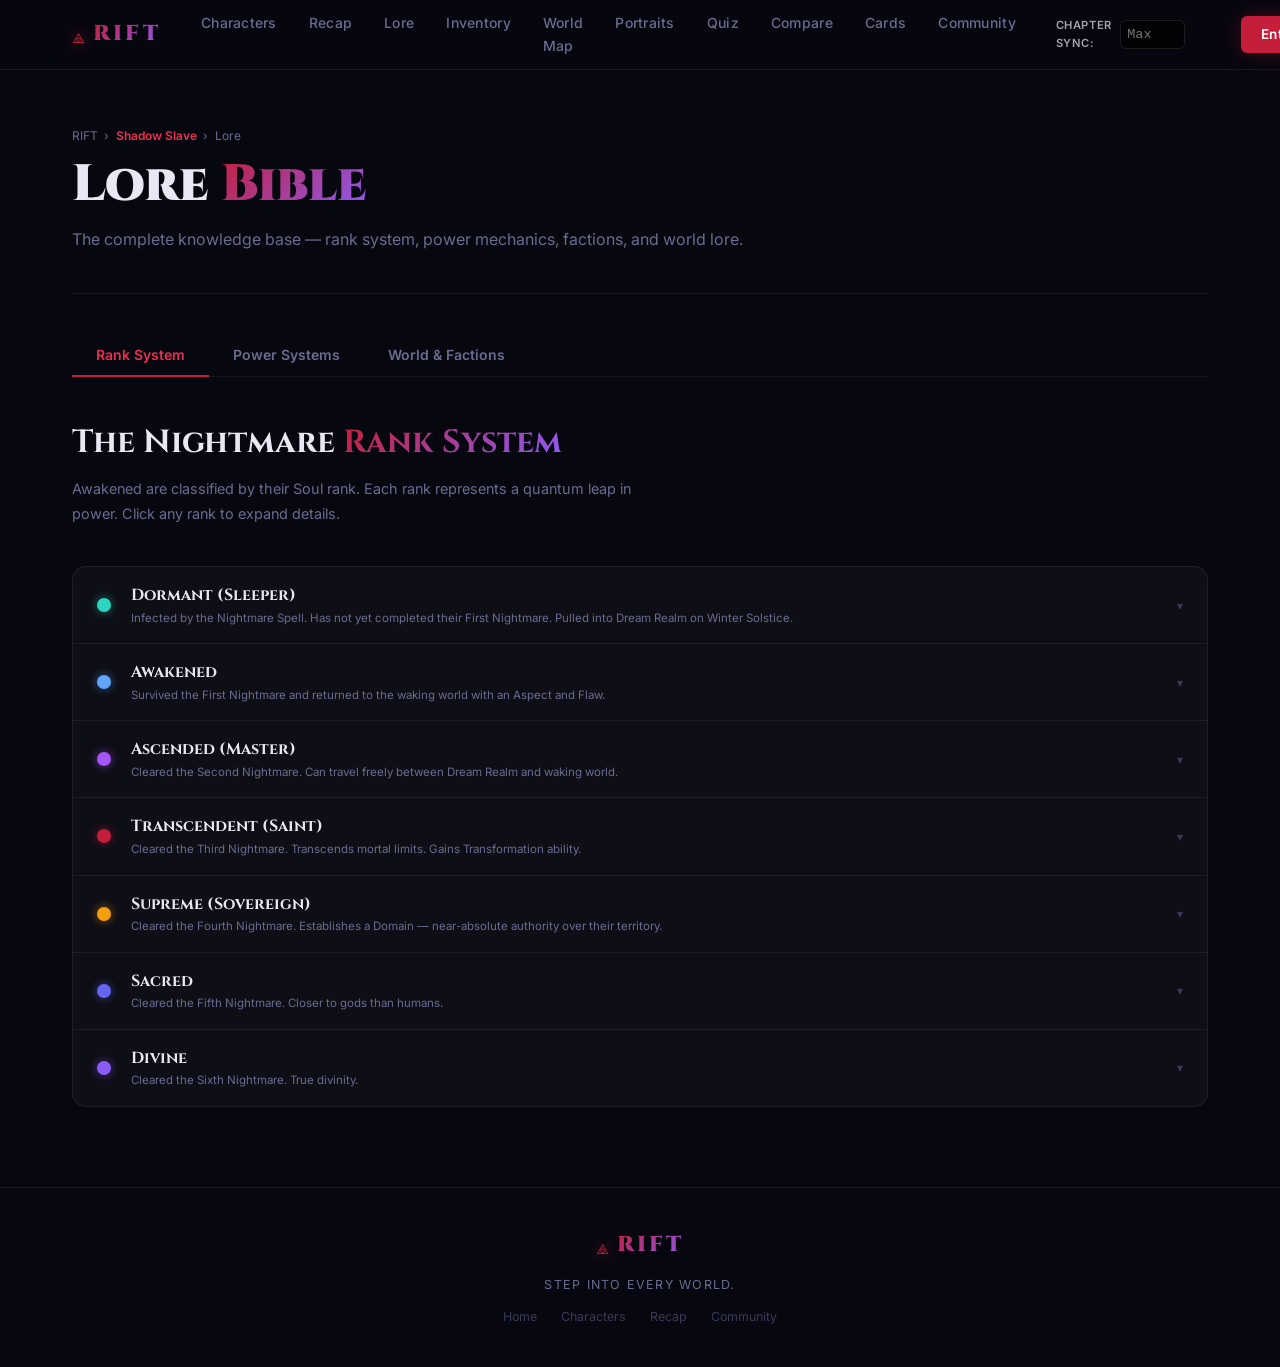
<file: lore.html>
<!DOCTYPE html>
<html lang="en">

<head>
    <!-- Google Analytics -->
    <script async src="https://www.googletagmanager.com/gtag/js?id=G-YBEL6MM1NP"></script>
    <script>
        window.dataLayer = window.dataLayer || [];
        function gtag(){dataLayer.push(arguments);}
        gtag('js', new Date());
        gtag('config', 'G-YBEL6MM1NP');
    </script>
    <meta charset="UTF-8" />
    <meta name="viewport" content="width=device-width, initial-scale=1.0" />
    <title>Shadow Slave Lore — Power System, Ranks & World Guide | RIFT</title>
    <meta name="description"
        content="Complete Shadow Slave lore guide. Nightmare rank system explained, power systems, soul aspects, factions, and world lore. The ultimate Shadow Slave wiki." />
    <meta name="keywords"
        content="Shadow Slave lore, Shadow Slave rank system, nightmare ranks, soul aspects, Shadow Slave power system, Shadow Slave factions, Shadow Slave guide" />
    <meta property="og:title" content="Shadow Slave Lore Bible — Complete Guide | RIFT" />
    <meta property="og:description"
        content="The complete Shadow Slave knowledge base. Rank system, power mechanics, factions, and world lore." />
    <meta property="og:type" content="website" />
    <meta property="og:url" content="https://rift-shadowslave.github.io/lore.html" />
    <meta property="og:image" content="https://rift-shadowslave.github.io/assets/icon-512.png" />
    <meta name="twitter:card" content="summary" />
    <meta name="twitter:title" content="Shadow Slave Lore Bible — Complete Guide | RIFT" />
    <meta name="twitter:description" content="The complete Shadow Slave knowledge base. Rank system, power mechanics, factions, and world lore." />
    <meta name="twitter:image" content="https://rift-shadowslave.github.io/assets/icon-512.png" />
    <link rel="canonical" href="https://rift-shadowslave.github.io/lore.html" />
    <link rel="manifest" href="manifest.json" />
    <meta name="theme-color" content="#C41E3A" />
    <link rel="icon" type="image/png" href="assets/icon-192.png" />
    <link rel="apple-touch-icon" href="assets/icon-192.png" />
    <link rel="preconnect" href="https://fonts.googleapis.com">
    <link
        href="https://fonts.googleapis.com/css2?family=Cinzel:wght@400;600;900&family=Inter:wght@300;400;500;600;700&display=swap"
        rel="stylesheet">
    <link rel="stylesheet" href="style.css">
    <link rel="stylesheet" href="inner.css">
    <script src="engine.js"></script>
    <script type="application/ld+json">
    {
        "@context": "https://schema.org",
        "@type": "Article",
        "headline": "Shadow Slave Lore & Power System",
        "description": "Comprehensive guide to the Nightmare rank system, soul aspects, and factions in Shadow Slave.",
        "url": "https://rift-shadowslave.github.io/lore.html"
    }
    </script>
</head>

<body>
    <canvas id="bg-canvas"></canvas>
    <nav class="navbar scrolled" id="navbar">
        <div class="nav-inner">
            <a href="index.html" class="nav-logo"><span class="logo-icon">⟁</span><span
                    class="logo-text">RIFT</span></a>
                        <div class="nav-links">
                <a href="characters.html">Characters</a>
                <a href="recap.html">Recap</a>
                <a href="lore.html">Lore</a>
                <a href="inventory.html">Inventory</a>
                <a href="map.html">World Map</a>
                <a href="portraits.html">Portraits</a>
                <a href="quiz.html">Quiz</a>
                <a href="compare.html">Compare</a>
                <a href="cards.html">Cards</a>
                <a href="community.html">Community</a>
            </div>
            <div class="nav-sync" title="Spoiler-Free Sync: Hide content beyond this chapter" style="display:flex; align-items:center; gap:0.5rem; margin-right: 1rem;">
                <span style="font-size:0.7rem; color:#a1a1aa; font-weight:600; text-transform:uppercase; letter-spacing:0.05em;">Chapter Sync:</span>
                <input type="number" id="global-chapter-sync" placeholder="Max" style="width:65px; padding:0.4rem; background:rgba(0,0,0,0.5); border:1px solid rgba(255,255,255,0.1); border-radius:6px; color:white; font-family:monospace; font-size:0.85rem; outline:none; transition: border-color 0.3s;" />
            </div>
            <a href="index.html#enter" class="nav-cta">Enter the Rift</a>
            <button class="hamburger" id="hamburger" onclick="document.getElementById('mobile-menu').classList.toggle('open')"><span></span><span></span><span></span></button>
        </div>
        <div class="mobile-menu" id="mobile-menu">
            <a href="characters.html">Characters</a>
            <a href="recap.html">Recap</a>
            <a href="lore.html">Lore</a>
            <a href="inventory.html">Inventory</a>
            <a href="map.html">World Map</a>
            <a href="portraits.html">Portraits</a>
            <a href="quiz.html">Quiz</a>
            <a href="compare.html">Compare</a>
            <a href="cards.html">Cards</a>
            <a href="community.html">Community</a>
            <a href="characters.html" class="nav-cta">Enter the Rift</a>
        </div>
    </nav>

    <main class="inner-main">
        <div class="page-header">
            <div class="page-header-inner">
                <div class="page-breadcrumb"><a href="index.html">RIFT</a> <span>›</span> <span
                        class="novel-crumb">Shadow Slave</span> <span>›</span> Lore</div>
                <h1 class="page-title">Lore <span class="gradient-text">Bible</span></h1>
                <p class="page-sub">The complete knowledge base — rank system, power mechanics, factions, and world
                    lore.</p>
            </div>
        </div>

        <!-- Tabs -->
        <div class="lore-tabs">
            <button class="lore-tab active" data-tab="ranks">Rank System</button>
            <button class="lore-tab" data-tab="systems">Power Systems</button>
            <button class="lore-tab" data-tab="world">World & Factions</button>
        </div>

        <!-- Rank System Tab -->
        <div class="lore-tab-content active" id="tab-ranks">
            <div class="lore-intro">
                <h2 class="lore-section-title">The Nightmare <span class="gradient-text">Rank System</span></h2>
                <p class="lore-section-sub">Awakened are classified by their Soul rank. Each rank represents a quantum
                    leap in power. Click any rank to expand details.</p>
            </div>
            <div class="rank-cards-full" id="rank-cards"></div>
        </div>

        <!-- Power Systems Tab -->
        <div class="lore-tab-content" id="tab-systems">
            <div class="lore-intro">
                <h2 class="lore-section-title">Power <span class="gradient-text">Systems</span></h2>
                <p class="lore-section-sub">Shadow Slave has one of the most complex power systems in web novel history.
                    Here's everything broken down.</p>
            </div>
            <div class="lore-cards-grid" id="lore-systems-cards"></div>
        </div>

        <!-- World & Factions Tab -->
        <div class="lore-tab-content" id="tab-world">
            <div class="lore-intro">
                <h2 class="lore-section-title">World & <span class="gradient-text">Factions</span></h2>
                <p class="lore-section-sub">The world of Shadow Slave is vast and politically complex. Major factions
                    shape every character's destiny.</p>
            </div>
            <div class="lore-cards-grid" id="lore-world-cards"></div>
        </div>
    </main>

    <footer class="footer">
        <div class="footer-inner">
            <div class="footer-logo"><span class="logo-icon">⟁</span><span class="logo-text">RIFT</span></div>
            <div class="footer-tagline">Step Into Every World.</div>
            <div class="footer-links">
                <a href="index.html">Home</a><a href="characters.html">Characters</a><a href="recap.html">Recap</a><a
                    href="community.html">Community</a>
            </div>
        </div>
    </footer>

    <script src="data.js"></script>
    <script src="app.js"></script>
    <script src="lore.js"></script>
</body>

</html>
</file>
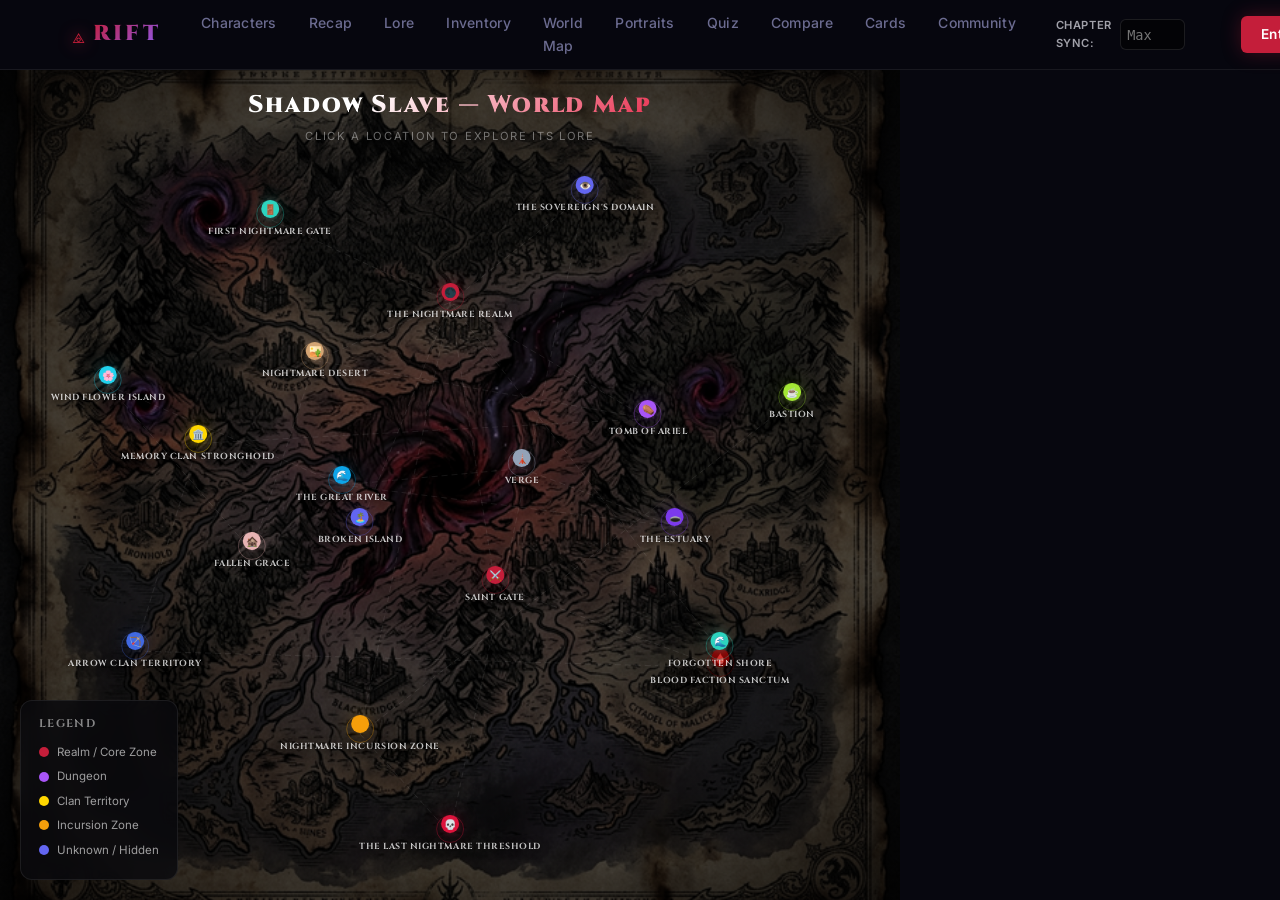
<file: map.html>
<!DOCTYPE html>
<html lang="en">

<head>
    <!-- Google Analytics -->
    <script async src="https://www.googletagmanager.com/gtag/js?id=G-YBEL6MM1NP"></script>
    <script>
        window.dataLayer = window.dataLayer || [];
        function gtag(){dataLayer.push(arguments);}
        gtag('js', new Date());
        gtag('config', 'G-YBEL6MM1NP');
    </script>
    <meta charset="UTF-8" />
    <meta name="viewport" content="width=device-width, initial-scale=1.0" />
    <title>Shadow Slave World Map — Interactive Locations & Lore | RIFT</title>
    <meta name="description"
        content="Explore the Shadow Slave world map. Interactive locations from the Nightmare Realm to the Tomb of Ariel. Clickable lore for every zone." />
    <meta name="keywords"
        content="Shadow Slave world map, Shadow Slave locations, Nightmare Realm, Tomb of Ariel, Shadow Slave lore map" />
    <meta property="og:title" content="Shadow Slave World Map — Interactive | RIFT" />
    <meta property="og:description"
        content="Explore the Shadow Slave world. Interactive map with clickable lore locations." />
    <meta property="og:type" content="website" />
    <meta property="og:url" content="https://rift-shadowslave.github.io/map.html" />
    <meta property="og:image" content="https://rift-shadowslave.github.io/assets/icon-512.png" />
    <meta name="twitter:card" content="summary" />
    <meta name="twitter:title" content="Shadow Slave World Map — Interactive | RIFT" />
    <meta name="twitter:description" content="Explore the Shadow Slave world. Interactive map with clickable lore locations." />
    <meta name="twitter:image" content="https://rift-shadowslave.github.io/assets/icon-512.png" />
    <link rel="canonical" href="https://rift-shadowslave.github.io/map.html" />
    <link rel="manifest" href="manifest.json" />
    <meta name="theme-color" content="#C41E3A" />
    <link rel="icon" type="image/png" href="assets/icon-192.png" />
    <link rel="apple-touch-icon" href="assets/icon-192.png" />
    <link rel="preconnect" href="https://fonts.googleapis.com">
    <link
        href="https://fonts.googleapis.com/css2?family=Cinzel:wght@400;600;900&family=Inter:wght@300;400;500;600;700&display=swap"
        rel="stylesheet">
    <link rel="stylesheet" href="style.css">
    <link rel="stylesheet" href="inner.css">
    <script src="engine.js"></script>
    <style>
        /* ── MAP PAGE OVERRIDES ── */
        body {
            overflow: hidden;
        }

        .inner-main {
            padding: 0;
            max-width: 100%;
        }

        .map-page {
            display: flex;
            height: calc(100vh - 70px);
            margin-top: 70px;
            position: relative;
            overflow: hidden;
        }

        /* ── MAP CONTAINER ── */
        .map-container {
            flex: 1;
            position: relative;
            overflow: hidden;
            background: #0a0a0c;
            cursor: grab;
        }

        .map-container:active {
            cursor: grabbing;
        }

        .map-bg {
            position: absolute;
            top: 0;
            left: 0;
            width: 100%;
            height: 100%;
            background: url('assets/world_map_bg.png') center/cover no-repeat;
            filter: brightness(0.5) saturate(0.8);
            transition: transform 0.3s ease;
        }

        .map-overlay {
            position: absolute;
            top: 0;
            left: 0;
            width: 100%;
            height: 100%;
            background: radial-gradient(ellipse at center, transparent 30%, rgba(0, 0, 0, 0.7) 100%);
            pointer-events: none;
        }

        /* ── MAP TITLE ── */
        .map-title-bar {
            position: absolute;
            top: 16px;
            left: 50%;
            transform: translateX(-50%);
            z-index: 10;
            text-align: center;
            pointer-events: none;
        }

        .map-title-bar h1 {
            font-family: 'Cinzel', serif;
            font-size: 1.5rem;
            font-weight: 900;
            background: linear-gradient(135deg, #fff 30%, var(--primary-light, #C41E3A));
            -webkit-background-clip: text;
            -webkit-text-fill-color: transparent;
            background-clip: text;
            letter-spacing: 0.08em;
            margin-bottom: 4px;
        }

        .map-title-bar p {
            font-size: 0.7rem;
            color: rgba(255, 255, 255, 0.4);
            letter-spacing: 0.15em;
            text-transform: uppercase;
        }

        /* ── LEGEND ── */
        .map-legend {
            position: absolute;
            bottom: 20px;
            left: 20px;
            z-index: 10;
            background: rgba(10, 10, 14, 0.85);
            border: 1px solid rgba(255, 255, 255, 0.08);
            border-radius: 12px;
            padding: 14px 18px;
            backdrop-filter: blur(10px);
        }

        .map-legend h3 {
            font-family: 'Cinzel', serif;
            font-size: 0.7rem;
            color: rgba(255, 255, 255, 0.5);
            letter-spacing: 0.12em;
            text-transform: uppercase;
            margin-bottom: 10px;
        }

        .legend-item {
            display: flex;
            align-items: center;
            gap: 8px;
            margin-bottom: 6px;
            font-size: 0.72rem;
            color: rgba(255, 255, 255, 0.6);
        }

        .legend-dot {
            width: 10px;
            height: 10px;
            border-radius: 50%;
            flex-shrink: 0;
        }

        /* ── SVG CONNECTION LINES ── */
        .map-svg {
            position: absolute;
            top: 0;
            left: 0;
            width: 100%;
            height: 100%;
            pointer-events: none;
            z-index: 2;
        }

        .map-svg line {
            stroke: rgba(255, 255, 255, 0.08);
            stroke-width: 1;
            stroke-dasharray: 6 4;
        }

        /* ── LOCATION MARKERS ── */
        .map-marker {
            position: absolute;
            z-index: 5;
            display: flex;
            flex-direction: column;
            align-items: center;
            cursor: pointer;
            transform: translate(-50%, -50%);
            transition: transform 0.25s ease;
        }

        .map-marker:hover {
            transform: translate(-50%, -50%) scale(1.2);
        }

        .map-marker.active {
            transform: translate(-50%, -50%) scale(1.3);
        }

        .marker-dot {
            width: 18px;
            height: 18px;
            border-radius: 50%;
            position: relative;
            display: flex;
            align-items: center;
            justify-content: center;
            font-size: 10px;
        }

        .marker-dot::before {
            content: '';
            position: absolute;
            width: 100%;
            height: 100%;
            border-radius: 50%;
            animation: markerPulse 2.5s infinite;
        }

        @keyframes markerPulse {
            0% {
                box-shadow: 0 0 0 0 currentColor;
                opacity: 0.6;
            }

            70% {
                box-shadow: 0 0 0 12px transparent;
                opacity: 0;
            }

            100% {
                box-shadow: 0 0 0 0 transparent;
                opacity: 0;
            }
        }

        .marker-ring {
            position: absolute;
            width: 28px;
            height: 28px;
            border-radius: 50%;
            border: 1px solid;
            opacity: 0.3;
            animation: ringPulse 3s infinite;
        }

        @keyframes ringPulse {

            0%,
            100% {
                transform: scale(1);
                opacity: 0.3;
            }

            50% {
                transform: scale(1.4);
                opacity: 0;
            }
        }

        .marker-label {
            margin-top: 6px;
            font-family: 'Cinzel', serif;
            font-size: 0.55rem;
            font-weight: 700;
            color: rgba(255, 255, 255, 0.75);
            text-shadow: 0 2px 8px rgba(0, 0, 0, 0.9);
            white-space: nowrap;
            letter-spacing: 0.06em;
            text-transform: uppercase;
            pointer-events: none;
        }

        /* ── INFO PANEL ── */
        .info-panel {
            width: 380px;
            background: rgba(10, 10, 14, 0.95);
            border-left: 1px solid rgba(255, 255, 255, 0.06);
            backdrop-filter: blur(20px);
            overflow-y: auto;
            transform: translateX(100%);
            transition: transform 0.4s cubic-bezier(0.4, 0, 0.2, 1);
            z-index: 20;
            display: flex;
            flex-direction: column;
        }

        .info-panel.open {
            transform: translateX(0);
        }

        .info-panel-header {
            padding: 28px 24px 20px;
            border-bottom: 1px solid rgba(255, 255, 255, 0.06);
            position: relative;
        }

        .info-close {
            position: absolute;
            top: 16px;
            right: 16px;
            background: rgba(255, 255, 255, 0.06);
            border: 1px solid rgba(255, 255, 255, 0.1);
            border-radius: 8px;
            color: #fff;
            width: 32px;
            height: 32px;
            font-size: 1rem;
            cursor: pointer;
            display: flex;
            align-items: center;
            justify-content: center;
            transition: all 0.2s;
        }

        .info-close:hover {
            background: rgba(196, 30, 58, 0.3);
            border-color: rgba(196, 30, 58, 0.5);
        }

        .info-icon {
            font-size: 2.5rem;
            margin-bottom: 12px;
            filter: drop-shadow(0 0 15px currentColor);
        }

        .info-name {
            font-family: 'Cinzel', serif;
            font-size: 1.4rem;
            font-weight: 900;
            margin-bottom: 6px;
            background: linear-gradient(135deg, #fff 40%, currentColor);
            -webkit-background-clip: text;
            -webkit-text-fill-color: transparent;
            background-clip: text;
        }

        .info-badges {
            display: flex;
            gap: 8px;
            flex-wrap: wrap;
            margin-top: 10px;
        }

        .info-badge {
            padding: 3px 10px;
            border-radius: 100px;
            font-size: 0.6rem;
            font-weight: 700;
            letter-spacing: 0.1em;
            text-transform: uppercase;
            border: 1px solid;
        }

        .info-badge.type-badge {
            background: rgba(255, 255, 255, 0.05);
            border-color: rgba(255, 255, 255, 0.15);
            color: rgba(255, 255, 255, 0.7);
        }

        .info-badge.rank-badge {
            background: rgba(196, 30, 58, 0.1);
            border-color: rgba(196, 30, 58, 0.3);
            color: #C41E3A;
        }

        .info-panel-body {
            padding: 20px 24px;
            flex: 1;
        }

        .info-section {
            margin-bottom: 22px;
        }

        .info-section-title {
            font-family: 'Cinzel', serif;
            font-size: 0.65rem;
            font-weight: 700;
            color: rgba(255, 255, 255, 0.35);
            letter-spacing: 0.15em;
            text-transform: uppercase;
            margin-bottom: 10px;
            padding-bottom: 6px;
            border-bottom: 1px solid rgba(255, 255, 255, 0.05);
        }

        .info-desc {
            font-size: 0.82rem;
            line-height: 1.7;
            color: rgba(255, 255, 255, 0.7);
        }

        .info-chapters {
            font-family: 'Cinzel', serif;
            font-size: 0.9rem;
            font-weight: 700;
            color: #C41E3A;
        }

        .info-characters {
            display: flex;
            gap: 8px;
            flex-wrap: wrap;
        }

        .info-char-tag {
            padding: 5px 12px;
            border-radius: 8px;
            font-size: 0.7rem;
            font-weight: 600;
            background: rgba(255, 255, 255, 0.05);
            border: 1px solid rgba(255, 255, 255, 0.1);
            color: rgba(255, 255, 255, 0.7);
            text-transform: capitalize;
        }

        .info-connections {
            display: flex;
            flex-direction: column;
            gap: 6px;
        }

        .info-conn-link {
            display: flex;
            align-items: center;
            gap: 8px;
            padding: 6px 12px;
            border-radius: 8px;
            background: rgba(255, 255, 255, 0.03);
            border: 1px solid rgba(255, 255, 255, 0.06);
            font-size: 0.72rem;
            color: rgba(255, 255, 255, 0.6);
            cursor: pointer;
            transition: all 0.2s;
        }

        .info-conn-link:hover {
            background: rgba(196, 30, 58, 0.1);
            border-color: rgba(196, 30, 58, 0.3);
            color: #fff;
        }

        .info-conn-dot {
            width: 8px;
            height: 8px;
            border-radius: 50%;
            flex-shrink: 0;
        }

        /* ── RESPONSIVE ── */
        @media (max-width: 768px) {
            .info-panel {
                position: absolute;
                top: 0;
                right: 0;
                width: 100%;
                height: 100%;
            }

            .map-legend {
                display: none;
            }

            .map-title-bar h1 {
                font-size: 1.1rem;
            }
        }
    </style>
    <script type="application/ld+json">
    {
        "@context": "https://schema.org",
        "@type": "Map",
        "name": "Shadow Slave World Map",
        "description": "Interactive map of the Dream Realm and Waking World in Shadow Slave.",
        "url": "https://rift-shadowslave.github.io/map.html"
    }
    </script>
</head>

<body>
    <canvas id="bg-canvas"></canvas>
    <nav class="navbar scrolled" id="navbar">
        <div class="nav-inner">
            <a href="index.html" class="nav-logo"><span class="logo-icon">⟁</span><span
                    class="logo-text">RIFT</span></a>
                        <div class="nav-links">
                <a href="characters.html">Characters</a>
                <a href="recap.html">Recap</a>
                <a href="lore.html">Lore</a>
                <a href="inventory.html">Inventory</a>
                <a href="map.html">World Map</a>
                <a href="portraits.html">Portraits</a>
                <a href="quiz.html">Quiz</a>
                <a href="compare.html">Compare</a>
                <a href="cards.html">Cards</a>
                <a href="community.html">Community</a>
            </div>
            <div class="nav-sync" title="Spoiler-Free Sync: Hide content beyond this chapter" style="display:flex; align-items:center; gap:0.5rem; margin-right: 1rem;">
                <span style="font-size:0.7rem; color:#a1a1aa; font-weight:600; text-transform:uppercase; letter-spacing:0.05em;">Chapter Sync:</span>
                <input type="number" id="global-chapter-sync" placeholder="Max" style="width:65px; padding:0.4rem; background:rgba(0,0,0,0.5); border:1px solid rgba(255,255,255,0.1); border-radius:6px; color:white; font-family:monospace; font-size:0.85rem; outline:none; transition: border-color 0.3s;" />
            </div>
            <a href="index.html#enter" class="nav-cta">Enter the Rift</a>
            <button class="hamburger" id="hamburger" onclick="document.getElementById('mobile-menu').classList.toggle('open')"><span></span><span></span><span></span></button>
        </div>
        <div class="mobile-menu" id="mobile-menu">
            <a href="characters.html">Characters</a>
            <a href="recap.html">Recap</a>
            <a href="lore.html">Lore</a>
            <a href="inventory.html">Inventory</a>
            <a href="map.html">World Map</a>
            <a href="portraits.html">Portraits</a>
            <a href="quiz.html">Quiz</a>
            <a href="compare.html">Compare</a>
            <a href="cards.html">Cards</a>
            <a href="community.html">Community</a>
            <a href="characters.html" class="nav-cta">Enter the Rift</a>
        </div>
    </nav>

    <div class="map-page">
        <!-- MAP -->
        <div class="map-container" id="map-container">
            <div class="map-bg" id="map-bg"></div>
            <div class="map-overlay"></div>

            <!-- SVG for connection lines -->
            <svg class="map-svg" id="map-svg"></svg>

            <!-- Markers rendered by JS -->
            <div id="markers-layer"></div>

            <!-- Title -->
            <div class="map-title-bar">
                <h1>Shadow Slave — World Map</h1>
                <p>Click a location to explore its lore</p>
            </div>

            <!-- Legend -->
            <div class="map-legend">
                <h3>Legend</h3>
                <div class="legend-item">
                    <div class="legend-dot" style="background: #C41E3A;"></div> Realm / Core Zone
                </div>
                <div class="legend-item">
                    <div class="legend-dot" style="background: #A855F7;"></div> Dungeon
                </div>
                <div class="legend-item">
                    <div class="legend-dot" style="background: #FFD700;"></div> Clan Territory
                </div>
                <div class="legend-item">
                    <div class="legend-dot" style="background: #F59E0B;"></div> Incursion Zone
                </div>
                <div class="legend-item">
                    <div class="legend-dot" style="background: #6366F1;"></div> Unknown / Hidden
                </div>
            </div>
        </div>

        <!-- INFO PANEL -->
        <div class="info-panel" id="info-panel">
            <div class="info-panel-header" id="info-header">
                <button class="info-close" id="info-close">✕</button>
                <div class="info-icon" id="info-icon">🌑</div>
                <div class="info-name" id="info-name">Location Name</div>
                <div class="info-badges" id="info-badges"></div>
            </div>
            <div class="info-panel-body">
                <div class="info-section">
                    <div class="info-section-title">Lore</div>
                    <div class="info-desc" id="info-desc">Description placeholder</div>
                </div>
                <div class="info-section">
                    <div class="info-section-title">Chapters</div>
                    <div class="info-chapters" id="info-chapters">Ch. 1-50</div>
                </div>
                <div class="info-section">
                    <div class="info-section-title">Related Characters</div>
                    <div class="info-characters" id="info-characters"></div>
                </div>
                <div class="info-section">
                    <div class="info-section-title">Connected Locations</div>
                    <div class="info-connections" id="info-connections"></div>
                </div>
            </div>
        </div>
    </div>

    <script src="data.js"></script>
    <script src="app.js"></script>
    <script src="map.js"></script>
</body>

</html>
</file>
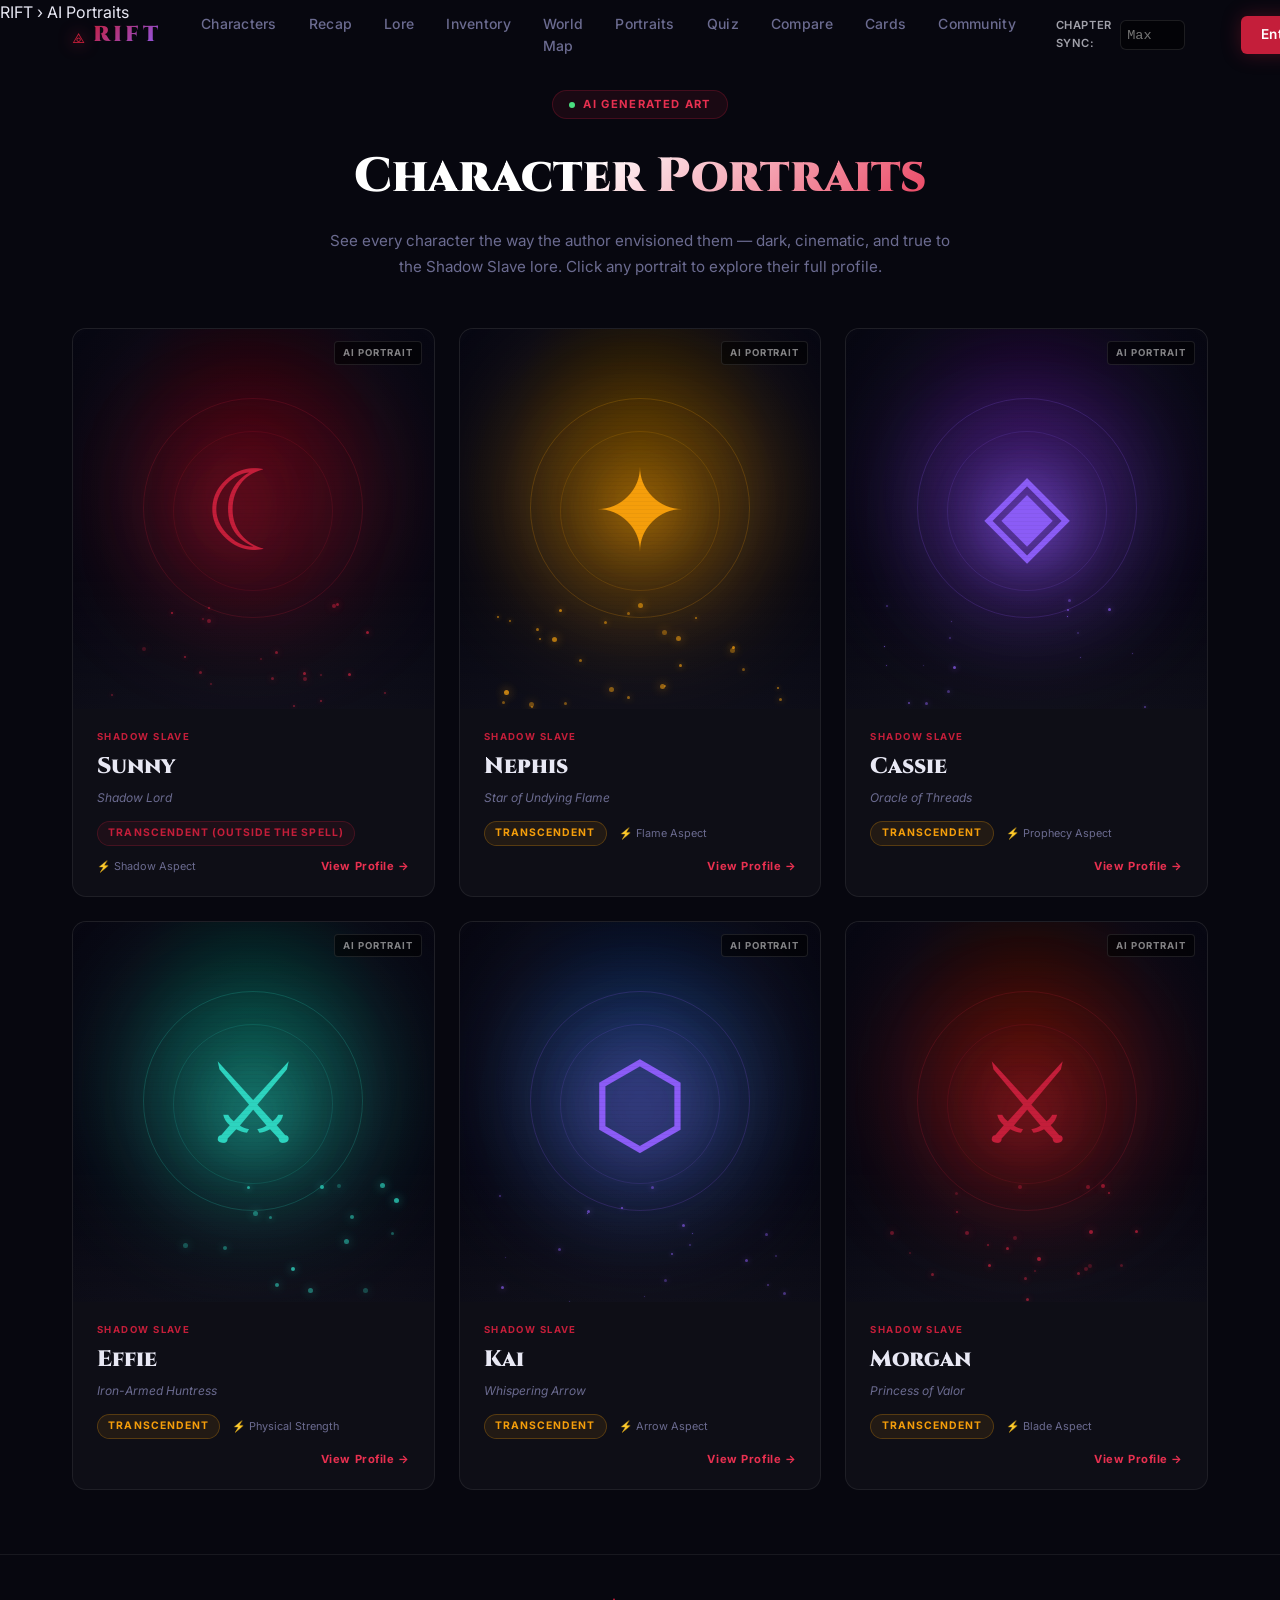
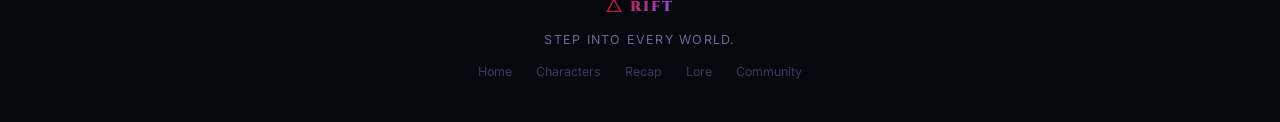
<file: portraits.html>
<!DOCTYPE html>
<html lang="en">

<head>
    <!-- Google Analytics -->
    <script async src="https://www.googletagmanager.com/gtag/js?id=G-YBEL6MM1NP"></script>
    <script>
        window.dataLayer = window.dataLayer || [];
        function gtag(){dataLayer.push(arguments);}
        gtag('js', new Date());
        gtag('config', 'G-YBEL6MM1NP');
    </script>
    <meta charset="UTF-8" />
    <meta name="viewport" content="width=device-width, initial-scale=1.0" />
    <title>Shadow Slave AI Character Portraits — Dark Fantasy Art | RIFT</title>
    <meta name="description"
        content="See Shadow Slave characters through stunning AI-generated art. Dark, cinematic portraits true to lore for Sunny, Nephis, Cassie, Effie and more." />
    <meta name="keywords"
        content="Shadow Slave art, Shadow Slave portraits, Shadow Slave fan art, Sunny portrait, Nephis art, AI character art" />
    <meta property="og:title" content="Shadow Slave AI Character Portraits | RIFT" />
    <meta property="og:description"
        content="Stunning AI-generated character portraits. Dark, cinematic, true to Shadow Slave lore." />
    <meta property="og:type" content="website" />
    <meta property="og:url" content="https://rift-shadowslave.github.io/portraits.html" />
    <meta property="og:image" content="https://rift-shadowslave.github.io/assets/icon-512.png" />
    <meta name="twitter:card" content="summary_large_image" />
    <meta name="twitter:title" content="Shadow Slave AI Character Portraits | RIFT" />
    <meta name="twitter:description" content="Stunning AI-generated character portraits. Dark, cinematic, true to Shadow Slave lore." />
    <meta name="twitter:image" content="https://rift-shadowslave.github.io/assets/icon-512.png" />
    <link rel="canonical" href="https://rift-shadowslave.github.io/portraits.html" />
    <link rel="manifest" href="manifest.json" />
    <meta name="theme-color" content="#C41E3A" />
    <link rel="icon" type="image/png" href="assets/icon-192.png" />
    <link rel="apple-touch-icon" href="assets/icon-192.png" />
    <link rel="preconnect" href="https://fonts.googleapis.com">
    <link
        href="https://fonts.googleapis.com/css2?family=Cinzel:wght@400;600;900&family=Inter:wght@300;400;500;600;700&display=swap"
        rel="stylesheet">
    <link rel="stylesheet" href="style.css">
    <link rel="stylesheet" href="inner.css">
    <style>
        /* ===== PORTRAITS PAGE SPECIFIC ===== */
        .portraits-hero {
            text-align: center;
            padding: 4rem 2rem 3rem;
            max-width: 700px;
            margin: 0 auto;
        }

        .portraits-badge {
            display: inline-flex;
            align-items: center;
            gap: 0.5rem;
            background: rgba(196, 30, 58, 0.1);
            border: 1px solid rgba(196, 30, 58, 0.25);
            border-radius: 100px;
            padding: 0.3rem 1rem;
            font-size: 0.7rem;
            font-weight: 700;
            letter-spacing: 0.12em;
            text-transform: uppercase;
            color: var(--primary-light);
            margin-bottom: 1.25rem;
        }

        .ai-dot-live {
            width: 6px;
            height: 6px;
            background: #4ade80;
            border-radius: 50%;
            animation: blink 1.5s ease-in-out infinite;
        }

        .portraits-title {
            font-family: 'Cinzel', serif;
            font-size: clamp(2rem, 4vw, 3rem);
            font-weight: 900;
            margin-bottom: 0.75rem;
            background: linear-gradient(135deg, #fff 40%, var(--primary-light));
            -webkit-background-clip: text;
            -webkit-text-fill-color: transparent;
            background-clip: text;
        }

        .portraits-sub {
            color: var(--text-muted);
            font-size: 0.95rem;
            line-height: 1.7;
        }

        /* ===== PORTRAIT GALLERY ===== */
        .portrait-gallery {
            display: grid;
            grid-template-columns: repeat(auto-fill, minmax(320px, 1fr));
            gap: 1.5rem;
            max-width: 1200px;
            margin: 0 auto 4rem;
            padding: 0 2rem;
        }

        .portrait-card {
            background: var(--card-bg);
            border: 1px solid var(--card-border);
            border-radius: var(--radius);
            overflow: hidden;
            cursor: pointer;
            transition: all 0.4s cubic-bezier(0.4, 0, 0.2, 1);
            position: relative;
            animation: fadeUp 0.6s ease both;
        }

        .portrait-card:hover {
            transform: translateY(-8px) scale(1.01);
            border-color: rgba(196, 30, 58, 0.3);
            box-shadow: 0 25px 60px rgba(0, 0, 0, 0.5);
        }

        /* ===== AI PORTRAIT ART ===== */
        .portrait-art {
            height: 380px;
            position: relative;
            overflow: hidden;
        }

        .portrait-canvas {
            width: 100%;
            height: 100%;
            position: relative;
        }

        /* Background gradient layer */
        .pa-bg {
            position: absolute;
            inset: 0;
        }

        /* Atmospheric glow sphere */
        .pa-sphere {
            position: absolute;
            width: 260px;
            height: 260px;
            border-radius: 50%;
            top: 50%;
            left: 50%;
            transform: translate(-50%, -60%);
            filter: blur(50px);
            opacity: 0.35;
        }

        /* Central character symbol — large and centered */
        .pa-symbol {
            position: absolute;
            top: 50%;
            left: 50%;
            transform: translate(-50%, -55%);
            font-size: 7rem;
            z-index: 3;
            filter: drop-shadow(0 0 30px currentColor) drop-shadow(0 0 60px currentColor);
            animation: portrait-float 6s ease-in-out infinite;
        }

        /* Rune ring around symbol */
        .pa-ring {
            position: absolute;
            top: 50%;
            left: 50%;
            transform: translate(-50%, -55%);
            width: 220px;
            height: 220px;
            border-radius: 50%;
            border: 1px solid;
            opacity: 0.2;
            animation: portrait-spin 20s linear infinite;
            z-index: 2;
        }

        .pa-ring-2 {
            width: 160px;
            height: 160px;
            animation-duration: 15s;
            animation-direction: reverse;
            opacity: 0.15;
        }

        /* Particle dots */
        .pa-particle {
            position: absolute;
            border-radius: 50%;
            animation: particle-drift linear infinite;
        }

        /* Silhouette shape */
        .pa-silhouette {
            position: absolute;
            bottom: 0;
            left: 50%;
            transform: translateX(-50%);
            width: 140px;
            height: 200px;
            opacity: 0.07;
            z-index: 1;
        }

        /* Bottom fade overlay */
        .pa-fade {
            position: absolute;
            bottom: 0;
            left: 0;
            right: 0;
            height: 120px;
            background: linear-gradient(transparent, var(--card-bg));
            z-index: 5;
        }

        /* Scan lines effect */
        .pa-scanlines {
            position: absolute;
            inset: 0;
            background: repeating-linear-gradient(0deg, transparent, transparent 3px, rgba(0, 0, 0, 0.04) 3px, rgba(0, 0, 0, 0.04) 4px);
            z-index: 4;
            pointer-events: none;
        }

        /* AI watermark */
        .pa-watermark {
            position: absolute;
            top: 0.75rem;
            right: 0.75rem;
            background: rgba(0, 0, 0, 0.55);
            border: 1px solid rgba(255, 255, 255, 0.1);
            border-radius: 4px;
            padding: 0.2rem 0.5rem;
            font-size: 0.6rem;
            font-weight: 700;
            letter-spacing: 0.1em;
            text-transform: uppercase;
            color: rgba(255, 255, 255, 0.5);
            z-index: 6;
        }

        /* Character-specific portrait styles */

        /* SUNNY — Dark shadow, crimson */
        .portrait-sunny .pa-bg {
            background: radial-gradient(ellipse at 50% 30%, #1A0008 0%, #0A0A15 50%, #050510 100%);
        }

        .portrait-sunny .pa-sphere {
            background: radial-gradient(circle, #C41E3A, #600010);
        }

        .portrait-sunny .pa-symbol {
            color: #C41E3A;
        }

        .portrait-sunny .pa-ring {
            border-color: #C41E3A;
        }

        .portrait-sunny .pa-particle {
            background: #C41E3A;
        }

        /* NEPHIS — Gold flame, warm white */
        .portrait-nephis .pa-bg {
            background: radial-gradient(ellipse at 50% 30%, #1A1200 0%, #0A0A15 50%, #050510 100%);
        }

        .portrait-nephis .pa-sphere {
            background: radial-gradient(circle, #F59E0B, #A06000);
        }

        .portrait-nephis .pa-symbol {
            color: #F59E0B;
        }

        .portrait-nephis .pa-ring {
            border-color: #F59E0B;
        }

        .portrait-nephis .pa-particle {
            background: #F59E0B;
        }

        /* CASSIE — Purple prophet, oracle mist */
        .portrait-cassie .pa-bg {
            background: radial-gradient(ellipse at 50% 30%, #12001A 0%, #0A0A15 50%, #050510 100%);
        }

        .portrait-cassie .pa-sphere {
            background: radial-gradient(circle, #8B5CF6, #400080);
        }

        .portrait-cassie .pa-symbol {
            color: #8B5CF6;
        }

        .portrait-cassie .pa-ring {
            border-color: #8B5CF6;
        }

        .portrait-cassie .pa-particle {
            background: #8B5CF6;
        }

        /* EFFIE — Teal hunter, beast aura */
        .portrait-effie .pa-bg {
            background: radial-gradient(ellipse at 50% 30%, #001A18 0%, #0A0A15 50%, #050510 100%);
        }

        .portrait-effie .pa-sphere {
            background: radial-gradient(circle, #2DD4BF, #006060);
        }

        .portrait-effie .pa-symbol {
            color: #2DD4BF;
        }

        .portrait-effie .pa-ring {
            border-color: #2DD4BF;
        }

        .portrait-effie .pa-particle {
            background: #2DD4BF;
        }

        /* KAI — Blue arrow, precise */
        .portrait-kai .pa-bg {
            background: radial-gradient(ellipse at 50% 30%, #00081A 0%, #0A0A15 50%, #050510 100%);
        }

        .portrait-kai .pa-sphere {
            background: radial-gradient(circle, #60A5FA, #003080);
        }

        .portrait-kai .pa-symbol {
            color: #60A5FA;
        }

        .portrait-kai .pa-ring {
            border-color: #60A5FA;
        }

        .portrait-kai .pa-particle {
            background: #60A5FA;
        }

        /* MORGAN — Dark blood, corrupted */
        .portrait-morgans .pa-bg {
            background: radial-gradient(ellipse at 50% 30%, #1A0A00 0%, #0A0A15 50%, #050510 100%);
        }

        .portrait-morgans .pa-sphere {
            background: radial-gradient(circle, #DC2626, #600000);
        }

        .portrait-morgans .pa-symbol {
            color: #DC2626;
        }

        .portrait-morgans .pa-ring {
            border-color: #DC2626;
        }

        .portrait-morgans .pa-particle {
            background: #DC2626;
        }

        /* ===== PORTRAIT INFO ===== */
        .portrait-info {
            padding: 1.25rem 1.5rem;
        }

        .portrait-novel-tag {
            font-size: 0.6rem;
            font-weight: 700;
            text-transform: uppercase;
            letter-spacing: 0.15em;
            color: var(--primary);
            margin-bottom: 0.3rem;
        }

        .portrait-char-name {
            font-family: 'Cinzel', serif;
            font-size: 1.4rem;
            font-weight: 900;
            margin-bottom: 0.2rem;
        }

        .portrait-char-title {
            font-size: 0.75rem;
            color: var(--text-muted);
            font-style: italic;
            margin-bottom: 0.85rem;
        }

        .portrait-meta-row {
            display: flex;
            gap: 0.75rem;
            align-items: center;
            flex-wrap: wrap;
        }

        .portrait-rank-pill {
            font-size: 0.65rem;
            font-weight: 700;
            text-transform: uppercase;
            letter-spacing: 0.1em;
            padding: 0.2rem 0.65rem;
            border-radius: 100px;
            border: 1px solid;
        }

        .portrait-aspect-tag {
            font-size: 0.68rem;
            color: var(--text-muted);
            display: flex;
            align-items: center;
            gap: 0.3rem;
        }

        .portrait-view-btn {
            margin-left: auto;
            font-size: 0.7rem;
            font-weight: 700;
            color: var(--primary-light);
            text-decoration: none;
            letter-spacing: 0.05em;
            transition: all 0.2s ease;
            display: flex;
            align-items: center;
            gap: 0.3rem;
        }

        .portrait-view-btn:hover {
            color: #fff;
            gap: 0.5rem;
        }

        /* ===== LIGHTBOX MODAL ===== */
        .portrait-lightbox {
            position: fixed;
            inset: 0;
            background: rgba(0, 0, 0, 0.92);
            z-index: 9999;
            display: none;
            align-items: center;
            justify-content: center;
            padding: 2rem;
            backdrop-filter: blur(10px);
        }

        .portrait-lightbox.open {
            display: flex;
        }

        .lightbox-inner {
            background: var(--card-bg);
            border: 1px solid rgba(196, 30, 58, 0.2);
            border-radius: var(--radius);
            width: 100%;
            max-width: 900px;
            display: grid;
            grid-template-columns: 1fr 1fr;
            overflow: hidden;
            animation: fadeUp 0.4s ease;
            position: relative;
        }

        @media(max-width: 700px) {
            .lightbox-inner {
                grid-template-columns: 1fr;
            }
        }

        .lightbox-art {
            height: 500px;
            position: relative;
            overflow: hidden;
        }

        @media(max-width: 700px) {
            .lightbox-art {
                height: 280px;
            }
        }

        .lightbox-close {
            position: absolute;
            top: 1rem;
            right: 1rem;
            background: rgba(0, 0, 0, 0.6);
            border: 1px solid rgba(255, 255, 255, 0.1);
            border-radius: 50%;
            width: 36px;
            height: 36px;
            cursor: pointer;
            font-size: 1rem;
            color: var(--text-muted);
            display: flex;
            align-items: center;
            justify-content: center;
            transition: all 0.2s;
            z-index: 10;
        }

        .lightbox-close:hover {
            background: rgba(196, 30, 58, 0.2);
            color: #fff;
        }

        .lightbox-info {
            padding: 2.5rem;
            display: flex;
            flex-direction: column;
            justify-content: center;
            overflow-y: auto;
        }

        .lb-novel {
            font-size: 0.6rem;
            font-weight: 700;
            text-transform: uppercase;
            letter-spacing: 0.15em;
            color: var(--primary);
            margin-bottom: 0.4rem;
        }

        .lb-name {
            font-family: 'Cinzel', serif;
            font-size: 2rem;
            font-weight: 900;
            margin-bottom: 0.25rem;
            line-height: 1.1;
        }

        .lb-epithet {
            font-size: 0.8rem;
            color: var(--text-muted);
            font-style: italic;
            margin-bottom: 1.25rem;
        }

        .lb-rank {
            display: inline-block;
            font-size: 0.7rem;
            font-weight: 700;
            text-transform: uppercase;
            letter-spacing: 0.1em;
            padding: 0.3rem 0.9rem;
            border-radius: 100px;
            margin-bottom: 1.25rem;
        }

        .lb-desc {
            font-size: 0.85rem;
            color: var(--text-muted);
            line-height: 1.75;
            margin-bottom: 1.5rem;
        }

        .lb-abilities {
            display: flex;
            flex-direction: column;
            gap: 0.6rem;
            margin-bottom: 1.5rem;
        }

        .lb-ability-label {
            display: flex;
            justify-content: space-between;
            font-size: 0.72rem;
            color: var(--text-muted);
            margin-bottom: 0.2rem;
        }

        .lb-bar-track {
            height: 3px;
            background: rgba(255, 255, 255, 0.06);
            border-radius: 100px;
            overflow: hidden;
        }

        .lb-bar-fill {
            height: 100%;
            border-radius: 100px;
            transition: width 1s ease 0.3s;
        }

        .lb-cta {
            display: inline-flex;
            align-items: center;
            gap: 0.5rem;
            background: rgba(196, 30, 58, 0.12);
            border: 1px solid rgba(196, 30, 58, 0.3);
            border-radius: var(--radius-sm);
            color: var(--primary-light);
            padding: 0.6rem 1.2rem;
            font-size: 0.78rem;
            font-weight: 700;
            text-decoration: none;
            transition: all 0.2s;
            width: fit-content;
        }

        .lb-cta:hover {
            background: rgba(196, 30, 58, 0.2);
            color: #fff;
        }

        /* ===== ANIMATIONS ===== */
        @keyframes portrait-float {

            0%,
            100% {
                transform: translate(-50%, -55%) scale(1);
            }

            50% {
                transform: translate(-50%, -63%) scale(1.05);
            }
        }

        @keyframes portrait-spin {
            from {
                transform: translate(-50%, -55%) rotate(0deg);
            }

            to {
                transform: translate(-50%, -55%) rotate(360deg);
            }
        }

        @keyframes particle-drift {
            0% {
                transform: translateY(0) translateX(0) scale(1);
                opacity: 0.8;
            }

            100% {
                transform: translateY(-300px) translateX(var(--drift-x)) scale(0);
                opacity: 0;
            }
        }

        @keyframes blink {

            0%,
            100% {
                opacity: 1;
            }

            50% {
                opacity: 0.3;
            }
        }

        @keyframes fadeUp {
            from {
                opacity: 0;
                transform: translateY(24px);
            }

            to {
                opacity: 1;
                transform: translateY(0);
            }
        }
    </style>
</head>

<body>
    <canvas id="bg-canvas"></canvas>

    <!-- NAV -->
    <nav class="navbar" id="navbar">
        <div class="nav-inner">
            <a href="index.html" class="nav-logo">
                <span class="logo-icon">⟁</span>
                <span class="logo-text">RIFT</span>
            </a>
            <div class="nav-links">
                <a href="characters.html">Characters</a>
                <a href="recap.html">Recap</a>
                <a href="lore.html">Lore</a>
                <a href="inventory.html">Inventory</a>
                <a href="map.html">World Map</a>
                <a href="portraits.html">Portraits</a>
                <a href="quiz.html">Quiz</a>
                <a href="compare.html">Compare</a>
                <a href="cards.html">Cards</a>
                <a href="community.html">Community</a>
            </div>
            <div class="nav-sync" title="Spoiler-Free Sync: Hide content beyond this chapter" style="display:flex; align-items:center; gap:0.5rem; margin-right: 1rem;">
                <span style="font-size:0.7rem; color:#a1a1aa; font-weight:600; text-transform:uppercase; letter-spacing:0.05em;">Chapter Sync:</span>
                <input type="number" id="global-chapter-sync" placeholder="Max" style="width:65px; padding:0.4rem; background:rgba(0,0,0,0.5); border:1px solid rgba(255,255,255,0.1); border-radius:6px; color:white; font-family:monospace; font-size:0.85rem; outline:none; transition: border-color 0.3s;" />
            </div>
            <a href="characters.html" class="nav-cta">Enter the Rift</a>
            <button class="hamburger" id="hamburger" onclick="document.getElementById('mobile-menu').classList.toggle('open')"><span></span><span></span><span></span></button>
        </div>
        <div class="mobile-menu" id="mobile-menu">
            <a href="characters.html">Characters</a>
            <a href="recap.html">Recap</a>
            <a href="lore.html">Lore</a>
            <a href="inventory.html">Inventory</a>
            <a href="map.html">World Map</a>
            <a href="portraits.html">Portraits</a>
            <a href="quiz.html">Quiz</a>
            <a href="compare.html">Compare</a>
            <a href="cards.html">Cards</a>
            <a href="community.html">Community</a>
            <a href="characters.html" class="nav-cta">Enter the Rift</a>
        </div>
    </nav>

    <!-- MAIN -->
    <main class="page-main">

        <!-- BREADCRUMB -->
        <div class="breadcrumb">
            <span>RIFT</span>
            <span class="bc-sep">›</span>
            <span class="bc-cur">AI Portraits</span>
        </div>

        <!-- HERO -->
        <div class="portraits-hero">
            <div class="portraits-badge">
                <div class="ai-dot-live"></div>
                AI GENERATED ART
            </div>
            <h1 class="portraits-title">Character Portraits</h1>
            <p class="portraits-sub">See every character the way the author envisioned them — dark, cinematic, and true
                to the Shadow Slave lore. Click any portrait to explore their full profile.</p>
        </div>

        <!-- GALLERY -->
        <div class="portrait-gallery" id="portrait-gallery">
            <!-- Portraits injected by JS -->
        </div>

    </main>

    <!-- LIGHTBOX -->
    <div class="portrait-lightbox" id="portrait-lightbox">
        <div class="lightbox-inner" id="lightbox-inner">
            <button class="lightbox-close" id="lightbox-close">✕</button>
            <div class="lightbox-art" id="lightbox-art"></div>
            <div class="lightbox-info" id="lightbox-info"></div>
        </div>
    </div>

    <!-- FOOTER -->
    <footer class="footer">
        <div class="footer-inner">
            <div class="footer-logo">
                <svg width="16" height="16" viewBox="0 0 24 24" fill="none">
                    <polygon points="12,2 22,20 2,20" stroke="var(--primary)" stroke-width="2" fill="none" />
                </svg>
                <span class="logo-text" style="font-size:0.9rem">RIFT</span>
            </div>
            <p class="footer-tagline">Step Into Every World.</p>
            <div class="footer-links">
                <a href="index.html">Home</a><a href="characters.html">Characters</a><a href="recap.html">Recap</a><a
                    href="lore.html">Lore</a><a href="community.html">Community</a>
            </div>
        </div>
    </footer>

    <script src="data.js"></script>
    <script src="app.js"></script>
    <script src="portraits.js"></script>
</body>

</html>
</file>
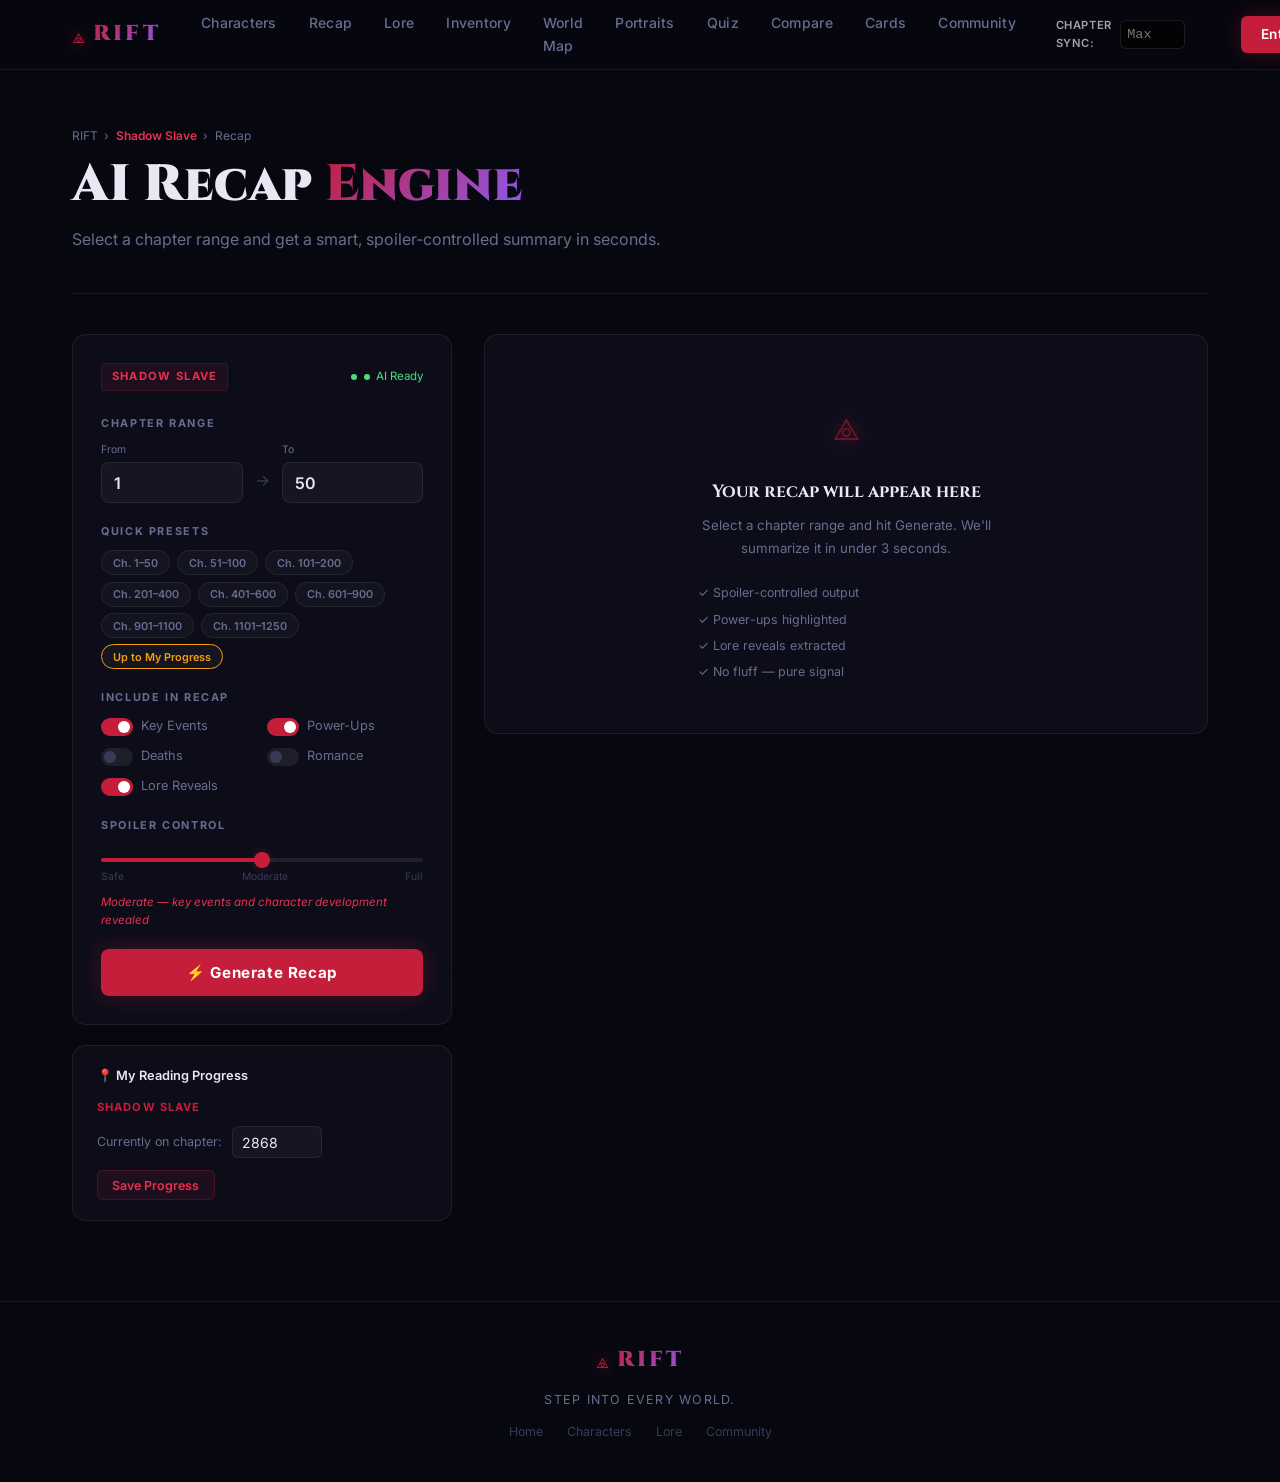
<file: recap.html>
<!DOCTYPE html>
<html lang="en">

<head>
    <!-- Google Analytics -->
    <script async src="https://www.googletagmanager.com/gtag/js?id=G-YBEL6MM1NP"></script>
    <script>
        window.dataLayer = window.dataLayer || [];
        function gtag(){dataLayer.push(arguments);}
        gtag('js', new Date());
        gtag('config', 'G-YBEL6MM1NP');
    </script>
    <meta charset="UTF-8" />
    <meta name="viewport" content="width=device-width, initial-scale=1.0" />
    <title>Shadow Slave Chapter Recap — AI-Powered Summaries | RIFT</title>
    <meta name="description"
        content="Get AI-powered chapter recaps for Shadow Slave. Never lose your place in the story. Spoiler-controlled summaries for any chapter range." />
    <meta name="keywords"
        content="Shadow Slave recap, Shadow Slave chapter summary, Shadow Slave spoilers, chapter recap, AI recap" />
    <meta property="og:title" content="Shadow Slave Chapter Recap — AI Summaries | RIFT" />
    <meta property="og:description"
        content="AI-powered chapter recaps for Shadow Slave. Never lose your place again." />
    <meta property="og:type" content="website" />
    <meta property="og:url" content="https://rift-shadowslave.github.io/recap.html" />
    <meta property="og:image" content="https://rift-shadowslave.github.io/assets/icon-512.png" />
    <meta name="twitter:card" content="summary" />
    <meta name="twitter:title" content="Shadow Slave Chapter Recap — AI Summaries | RIFT" />
    <meta name="twitter:description" content="AI-powered chapter recaps for Shadow Slave. Never lose your place again." />
    <meta name="twitter:image" content="https://rift-shadowslave.github.io/assets/icon-512.png" />
    <link rel="canonical" href="https://rift-shadowslave.github.io/recap.html" />
    <link rel="manifest" href="manifest.json" />
    <meta name="theme-color" content="#C41E3A" />
    <link rel="icon" type="image/png" href="assets/icon-192.png" />
    <link rel="apple-touch-icon" href="assets/icon-192.png" />
    <link rel="preconnect" href="https://fonts.googleapis.com">
    <link
        href="https://fonts.googleapis.com/css2?family=Cinzel:wght@400;600;900&family=Inter:wght@300;400;500;600;700&display=swap"
        rel="stylesheet">
    <link rel="stylesheet" href="style.css">
    <link rel="stylesheet" href="inner.css">
    <script src="engine.js"></script>
    <script type="application/ld+json">
    {
        "@context": "https://schema.org",
        "@type": "WebPage",
        "name": "Shadow Slave Chapter Recaps",
        "description": "AI-powered spoiler-free chapter recaps and summaries for Shadow Slave.",
        "url": "https://rift-shadowslave.github.io/recap.html"
    }
    </script>
</head>

<body>
    <canvas id="bg-canvas"></canvas>

    <nav class="navbar scrolled" id="navbar">
        <div class="nav-inner">
            <a href="index.html" class="nav-logo">
                <span class="logo-icon">⟁</span><span class="logo-text">RIFT</span>
            </a>
                        <div class="nav-links">
                <a href="characters.html">Characters</a>
                <a href="recap.html">Recap</a>
                <a href="lore.html">Lore</a>
                <a href="inventory.html">Inventory</a>
                <a href="map.html">World Map</a>
                <a href="portraits.html">Portraits</a>
                <a href="quiz.html">Quiz</a>
                <a href="compare.html">Compare</a>
                <a href="cards.html">Cards</a>
                <a href="community.html">Community</a>
            </div>
            <div class="nav-sync" title="Spoiler-Free Sync: Hide content beyond this chapter" style="display:flex; align-items:center; gap:0.5rem; margin-right: 1rem;">
                <span style="font-size:0.7rem; color:#a1a1aa; font-weight:600; text-transform:uppercase; letter-spacing:0.05em;">Chapter Sync:</span>
                <input type="number" id="global-chapter-sync" placeholder="Max" style="width:65px; padding:0.4rem; background:rgba(0,0,0,0.5); border:1px solid rgba(255,255,255,0.1); border-radius:6px; color:white; font-family:monospace; font-size:0.85rem; outline:none; transition: border-color 0.3s;" />
            </div>
            <a href="index.html#enter" class="nav-cta">Enter the Rift</a>
            <button class="hamburger" id="hamburger" onclick="document.getElementById('mobile-menu').classList.toggle('open')"><span></span><span></span><span></span></button>
        </div>
        <div class="mobile-menu" id="mobile-menu">
            <a href="characters.html">Characters</a>
            <a href="recap.html">Recap</a>
            <a href="lore.html">Lore</a>
            <a href="inventory.html">Inventory</a>
            <a href="map.html">World Map</a>
            <a href="portraits.html">Portraits</a>
            <a href="quiz.html">Quiz</a>
            <a href="compare.html">Compare</a>
            <a href="cards.html">Cards</a>
            <a href="community.html">Community</a>
            <a href="characters.html" class="nav-cta">Enter the Rift</a>
        </div>
    </nav>

    <main class="inner-main">
        <div class="page-header">
            <div class="page-header-inner">
                <div class="page-breadcrumb"><a href="index.html">RIFT</a> <span>›</span> <span
                        class="novel-crumb">Shadow Slave</span> <span>›</span> Recap</div>
                <h1 class="page-title">AI Recap <span class="gradient-text">Engine</span></h1>
                <p class="page-sub">Select a chapter range and get a smart, spoiler-controlled summary in seconds.</p>
            </div>
        </div>

        <div class="recap-page-layout">
            <!-- Left: Generator -->
            <div class="recap-generator">
                <div class="recap-card">
                    <div class="recap-card-header">
                        <span class="recap-novel-badge">Shadow Slave</span>
                        <span class="recap-status"><span class="status-dot"></span>AI Ready</span>
                    </div>

                    <div class="rc-section-label">Chapter Range</div>
                    <div class="rc-range-row">
                        <div class="rc-input-group">
                            <label>From</label>
                            <input type="number" id="ch-from" class="rc-input" value="1" min="1" max="2400"
                                placeholder="1" />
                        </div>
                        <div class="rc-arrow">→</div>
                        <div class="rc-input-group">
                            <label>To</label>
                            <input type="number" id="ch-to" class="rc-input" value="50" min="1" max="2400"
                                placeholder="50" />
                        </div>
                    </div>

                    <!-- Quick Presets -->
                    <div class="rc-section-label">Quick Presets</div>
                    <div class="rc-presets">
                        <button class="preset-btn" data-from="1" data-to="50">Ch. 1–50</button>
                        <button class="preset-btn" data-from="51" data-to="100">Ch. 51–100</button>
                        <button class="preset-btn" data-from="101" data-to="200">Ch. 101–200</button>
                        <button class="preset-btn" data-from="201" data-to="400">Ch. 201–400</button>
                        <button class="preset-btn" data-from="401" data-to="600">Ch. 401–600</button>
                        <button class="preset-btn" data-from="601" data-to="900">Ch. 601–900</button>
                        <button class="preset-btn" data-from="901" data-to="1100">Ch. 901–1100</button>
                        <button class="preset-btn" data-from="1101" data-to="1250">Ch. 1101–1250</button>
                    </div>

                    <!-- Filters -->
                    <div class="rc-section-label">Include In Recap</div>
                    <div class="rc-toggles">
                        <label class="rc-toggle">
                            <input type="checkbox" checked id="tog-events" />
                            <span class="toggle-track"></span>
                            <span>Key Events</span>
                        </label>
                        <label class="rc-toggle">
                            <input type="checkbox" checked id="tog-power" />
                            <span class="toggle-track"></span>
                            <span>Power-Ups</span>
                        </label>
                        <label class="rc-toggle">
                            <input type="checkbox" id="tog-deaths" />
                            <span class="toggle-track"></span>
                            <span>Deaths</span>
                        </label>
                        <label class="rc-toggle">
                            <input type="checkbox" id="tog-romance" />
                            <span class="toggle-track"></span>
                            <span>Romance</span>
                        </label>
                        <label class="rc-toggle">
                            <input type="checkbox" checked id="tog-lore" />
                            <span class="toggle-track"></span>
                            <span>Lore Reveals</span>
                        </label>
                    </div>

                    <!-- Spoiler Level -->
                    <div class="rc-section-label">Spoiler Control</div>
                    <div class="spoiler-slider-wrap">
                        <input type="range" id="spoiler-level" min="1" max="3" value="2" class="spoiler-slider" />
                        <div class="spoiler-labels">
                            <span>Safe</span><span>Moderate</span><span>Full</span>
                        </div>
                    </div>
                    <div class="spoiler-hint" id="spoiler-hint">Moderate — key events revealed, major twists hinted
                    </div>

                    <button class="rc-generate-btn" id="rc-generate-btn">
                        <span id="rc-btn-text">⚡ Generate Recap</span>
                    </button>
                </div>

                <!-- Progress Tracker -->
                <div class="progress-tracker-card">
                    <div class="ptc-header">📍 My Reading Progress</div>
                    <div class="ptc-body">
                        <div class="ptc-novel">Shadow Slave</div>
                        <div class="ptc-input-row">
                            <span class="ptc-label">Currently on chapter:</span>
                            <input type="number" id="current-chapter" class="ptc-input" placeholder="e.g. 847" min="1"
                                max="2400" />
                        </div>
                        <button class="ptc-save-btn" id="ptc-save">Save Progress</button>
                        <div class="ptc-saved" id="ptc-saved" style="display:none">✓ Saved!</div>
                    </div>
                </div>
            </div>

            <!-- Right: Result -->
            <div class="recap-result-area" id="recap-result-area">
                <!-- Empty State -->
                <div class="recap-empty" id="recap-empty">
                    <div class="re-icon">⟁</div>
                    <h3>Your recap will appear here</h3>
                    <p>Select a chapter range and hit Generate. We'll summarize it in under 3 seconds.</p>
                    <div class="re-features">
                        <div class="re-feat">✓ Spoiler-controlled output</div>
                        <div class="re-feat">✓ Power-ups highlighted</div>
                        <div class="re-feat">✓ Lore reveals extracted</div>
                        <div class="re-feat">✓ No fluff — pure signal</div>
                    </div>
                </div>

                <!-- Result (hidden until generated) -->
                <div class="recap-output" id="recap-output" style="display:none">
                    <div class="ro-header">
                        <div class="ro-title-row">
                            <span class="ro-icon">📋</span>
                            <h2 class="ro-title" id="ro-title">Summary</h2>
                        </div>
                        <div class="ro-actions">
                            <button class="ro-action-btn" id="ro-copy-btn" title="Copy to clipboard">⧉ Copy</button>
                            <button class="ro-action-btn" id="ro-bookmark-btn" title="Bookmark">⊕ Save</button>
                        </div>
                    </div>

                    <!-- Summary Text -->
                    <div class="ro-content" id="ro-content"></div>

                    <!-- Tags -->
                    <div class="ro-tags-row" id="ro-tags-row"></div>

                    <!-- Key Events List -->
                    <div class="ro-events" id="ro-events">
                        <h4 class="ro-events-title">📌 Key Moments</h4>
                        <div class="ro-events-list" id="ro-events-list"></div>
                    </div>

                    <!-- Power-Ups Section (toggle-driven) -->
                    <div class="ro-events" id="ro-power-section" style="display:none">
                        <h4 class="ro-events-title" style="color:var(--gold,#F59E0B)">⚡ Power-Ups & Rank Advancements
                        </h4>
                        <div class="ro-events-list" id="ro-power-list"></div>
                    </div>

                    <!-- Lore Reveals Section (toggle-driven) -->
                    <div class="ro-events" id="ro-lore-section" style="display:none">
                        <h4 class="ro-events-title" style="color:#A855F7">📜 Lore Reveals</h4>
                        <div class="ro-events-list" id="ro-lore-list"></div>
                    </div>

                    <!-- Characters Appeared -->
                    <div class="ro-chars" id="ro-chars">
                        <h4 class="ro-chars-title">Characters Active</h4>
                        <div class="ro-chars-list" id="ro-chars-list"></div>
                    </div>
                </div>
            </div>
        </div>

        <!-- Bookmarked Recaps -->
        <div class="bookmarks-section" id="bookmarks-section" style="display:none">
            <h3 class="bookmarks-title">⊕ Saved Recaps</h3>
            <div class="bookmarks-list" id="bookmarks-list"></div>
        </div>
    </main>

    <footer class="footer">
        <div class="footer-inner">
            <div class="footer-logo"><span class="logo-icon">⟁</span><span class="logo-text">RIFT</span></div>
            <div class="footer-tagline">Step Into Every World.</div>
            <div class="footer-links">
                <a href="index.html">Home</a><a href="characters.html">Characters</a><a href="lore.html">Lore</a><a
                    href="community.html">Community</a>
            </div>
        </div>
    </footer>

    <script src="data.js"></script>
    <script src="app.js"></script>
    <script src="recap.js"></script>
</body>

</html>
</file>
<file: style.css>
/* ===========================
   RIFT — style.css
   Dark Premium Design System
   =========================== */

:root {
  --bg: #07070F;
  --bg2: #0D0D1A;
  --bg3: #111120;
  --card-bg: rgba(255, 255, 255, 0.03);
  --card-border: rgba(255, 255, 255, 0.07);
  --primary: #C41E3A;
  --primary-glow: rgba(196, 30, 58, 0.3);
  --primary-light: #E83050;
  --gold: #F59E0B;
  --gold-glow: rgba(245, 158, 11, 0.3);
  --purple: #8B5CF6;
  --purple-glow: rgba(139, 92, 246, 0.25);
  --teal: #2DD4BF;
  --text: #E8E8F4;
  --text-muted: #6B6B90;
  --text-dim: #3A3A58;
  --gradient: linear-gradient(135deg, #C41E3A, #8B5CF6);
  --nav-h: 70px;
  --radius: 14px;
  --radius-sm: 8px;
  --transition: 0.3s cubic-bezier(0.4, 0, 0.2, 1);
}

*,
*::before,
*::after {
  box-sizing: border-box;
  margin: 0;
  padding: 0;
}

html {
  scroll-behavior: smooth;
  font-size: 16px;
}

body {
  background: var(--bg);
  color: var(--text);
  font-family: 'Inter', 'DM Sans', sans-serif;
  line-height: 1.6;
  overflow-x: hidden;
}

/* ---- CANVAS BG ---- */
#bg-canvas {
  position: fixed;
  inset: 0;
  z-index: 0;
  pointer-events: none;
  opacity: 0.6;
}

/* ---- NAVBAR ---- */
.navbar {
  position: fixed;
  top: 0;
  left: 0;
  right: 0;
  z-index: 100;
  height: var(--nav-h);
  transition: var(--transition);
}

.navbar.scrolled {
  background: rgba(7, 7, 15, 0.92);
  backdrop-filter: blur(20px);
  border-bottom: 1px solid var(--card-border);
}

.nav-inner {
  max-width: 1200px;
  margin: 0 auto;
  padding: 0 2rem;
  height: 100%;
  display: flex;
  align-items: center;
  gap: 2.5rem;
}

.nav-logo {
  display: flex;
  align-items: center;
  gap: 0.5rem;
  text-decoration: none;
  flex-shrink: 0;
}

.logo-icon {
  font-size: 1.4rem;
  color: var(--primary);
  filter: drop-shadow(0 0 8px var(--primary));
  animation: pulse-glow 3s ease-in-out infinite;
}

.logo-text {
  font-family: 'Cinzel', serif;
  font-size: 1.35rem;
  font-weight: 900;
  letter-spacing: 0.15em;
  background: var(--gradient);
  -webkit-background-clip: text;
  -webkit-text-fill-color: transparent;
  background-clip: text;
}

.nav-links {
  display: flex;
  gap: 2rem;
  margin-left: auto;
}

.nav-links a {
  color: var(--text-muted);
  text-decoration: none;
  font-size: 0.875rem;
  font-weight: 500;
  letter-spacing: 0.02em;
  transition: color var(--transition);
}

.nav-links a:hover {
  color: var(--text);
}

.nav-cta {
  background: var(--primary);
  color: white !important;
  text-decoration: none;
  padding: 0.5rem 1.25rem;
  border-radius: 6px;
  font-size: 0.85rem;
  font-weight: 600;
  letter-spacing: 0.03em;
  transition: all var(--transition);
  white-space: nowrap;
  box-shadow: 0 0 20px var(--primary-glow);
}

.nav-cta:hover {
  background: var(--primary-light);
  box-shadow: 0 0 35px var(--primary-glow);
  transform: translateY(-1px);
}

.hamburger {
  display: none;
  flex-direction: column;
  gap: 5px;
  background: none;
  border: none;
  cursor: pointer;
  margin-left: auto;
  padding: 12px;
  z-index: 101;
  -webkit-tap-highlight-color: transparent;
  touch-action: manipulation;
}

.hamburger span {
  display: block;
  width: 22px;
  height: 2px;
  background: var(--text-muted);
  border-radius: 2px;
  transition: var(--transition);
}

.mobile-menu {
  display: none;
  flex-direction: column;
  gap: 1rem;
  padding: 1.25rem 2rem 1.5rem;
  background: rgba(7, 7, 15, 0.98);
  border-top: 1px solid var(--card-border);
  position: absolute;
  top: 100%;
  left: 0;
  width: 100%;
  z-index: 99;
}

.mobile-menu a {
  color: var(--text-muted);
  text-decoration: none;
  font-size: 0.9rem;
  font-weight: 500;
  transition: color var(--transition);
}

.mobile-menu a:hover {
  color: var(--text);
}

.mobile-menu .nav-cta {
  display: inline-block;
  width: fit-content;
}

.mobile-menu.open {
  display: flex;
}

@media(max-width:768px) {
  .nav-links {
    display: none;
  }

  .navbar .nav-cta {
    display: none;
  }

  .nav-sync {
    display: none !important;
  }

  .hamburger {
    display: flex;
  }
}

/* ---- SECTION COMMON ---- */
section {
  position: relative;
  z-index: 1;
}

.section-label {
  text-align: center;
  font-size: 0.72rem;
  font-weight: 700;
  letter-spacing: 0.2em;
  text-transform: uppercase;
  color: var(--primary);
  margin-bottom: 0.75rem;
}

.section-title {
  text-align: center;
  font-family: 'Cinzel', serif;
  font-size: clamp(1.8rem, 4vw, 2.8rem);
  font-weight: 700;
  line-height: 1.2;
  margin-bottom: 1rem;
  letter-spacing: -0.01em;
}

.section-sub {
  text-align: center;
  color: var(--text-muted);
  font-size: 1rem;
  max-width: 520px;
  margin: 0 auto 3rem;
  line-height: 1.7;
}

.gradient-text {
  background: var(--gradient);
  -webkit-background-clip: text;
  -webkit-text-fill-color: transparent;
  background-clip: text;
}

/* ---- HERO ---- */
.hero {
  min-height: 100vh;
  display: flex;
  align-items: center;
  justify-content: center;
  padding: calc(var(--nav-h) + 3rem) 2rem 4rem;
  gap: 4rem;
  max-width: 1200px;
  margin: 0 auto;
}

.hero-glow {
  position: absolute;
  width: 600px;
  height: 600px;
  background: radial-gradient(circle, rgba(196, 30, 58, 0.12) 0%, transparent 70%);
  top: 10%;
  left: -10%;
  pointer-events: none;
  z-index: 0;
}

.hero-content {
  flex: 1;
  max-width: 540px;
  z-index: 1;
}

.hero-tag {
  display: inline-flex;
  align-items: center;
  gap: 0.5rem;
  background: rgba(196, 30, 58, 0.1);
  border: 1px solid rgba(196, 30, 58, 0.25);
  border-radius: 100px;
  padding: 0.35rem 0.9rem;
  font-size: 0.78rem;
  font-weight: 600;
  color: var(--primary-light);
  letter-spacing: 0.05em;
  margin-bottom: 1.5rem;
  animation: fadeUp 0.6s ease both;
}

.tag-dot {
  width: 6px;
  height: 6px;
  background: var(--primary-light);
  border-radius: 50%;
  animation: blink 2s ease-in-out infinite;
}

.hero-title {
  font-family: 'Cinzel', serif;
  font-size: clamp(2.5rem, 6vw, 4.2rem);
  font-weight: 900;
  line-height: 1.1;
  letter-spacing: -0.02em;
  margin-bottom: 1.25rem;
  animation: fadeUp 0.7s 0.1s ease both;
}

.hero-sub {
  color: var(--text-muted);
  font-size: 1.05rem;
  line-height: 1.75;
  margin-bottom: 2rem;
  animation: fadeUp 0.7s 0.2s ease both;
}

.hero-buttons {
  display: flex;
  gap: 1rem;
  flex-wrap: wrap;
  animation: fadeUp 0.7s 0.3s ease both;
  margin-bottom: 2.5rem;
}

.btn-primary {
  display: inline-flex;
  align-items: center;
  gap: 0.5rem;
  background: var(--primary);
  color: white;
  text-decoration: none;
  padding: 0.75rem 1.75rem;
  border-radius: var(--radius-sm);
  font-weight: 600;
  font-size: 0.9rem;
  transition: all var(--transition);
  box-shadow: 0 0 30px var(--primary-glow);
}

.btn-primary:hover {
  background: var(--primary-light);
  transform: translateY(-2px);
  box-shadow: 0 0 50px var(--primary-glow);
}

.btn-ghost {
  display: inline-flex;
  align-items: center;
  gap: 0.5rem;
  border: 1px solid var(--card-border);
  color: var(--text-muted);
  text-decoration: none;
  padding: 0.75rem 1.75rem;
  border-radius: var(--radius-sm);
  font-weight: 500;
  font-size: 0.9rem;
  transition: all var(--transition);
}

.btn-ghost:hover {
  border-color: rgba(255, 255, 255, 0.2);
  color: var(--text);
  background: rgba(255, 255, 255, 0.03);
}

.hero-stats {
  display: flex;
  align-items: center;
  gap: 1.5rem;
  animation: fadeUp 0.7s 0.4s ease both;
}

.stat {}

.stat-num {
  display: block;
  font-family: 'Cinzel', serif;
  font-size: 1.5rem;
  font-weight: 700;
  color: var(--text);
  line-height: 1;
}

.stat-label {
  font-size: 0.72rem;
  color: var(--text-muted);
  text-transform: uppercase;
  letter-spacing: 0.08em;
}

.stat-divider {
  width: 1px;
  height: 36px;
  background: var(--card-border);
}

/* ---- HERO VISUAL ---- */
.hero-visual {
  flex: 1;
  max-width: 420px;
  position: relative;
  z-index: 1;
  animation: fadeLeft 0.8s 0.2s ease both;
}

.hero-card-wrap {
  position: relative;
  height: 380px;
}

.hero-card {
  background: var(--card-bg);
  border: 1px solid var(--card-border);
  border-radius: var(--radius);
  backdrop-filter: blur(20px);
  position: absolute;
  transition: transform var(--transition);
}

.hero-card:hover {
  transform: translateY(-4px);
}

.main-card {
  top: 20px;
  left: 0;
  right: 0;
  padding: 1.5rem;
}

.card-inner {
  display: flex;
  gap: 1.25rem;
  align-items: flex-start;
}

.card-avatar {
  position: relative;
  width: 72px;
  height: 72px;
  flex-shrink: 0;
}

.avatar-ring {
  position: absolute;
  inset: -3px;
  border-radius: 50%;
  background: conic-gradient(var(--primary), var(--purple), var(--primary));
  animation: spin 4s linear infinite;
}

.avatar-img {
  position: relative;
  width: 100%;
  height: 100%;
  border-radius: 50%;
  background: var(--bg2);
  display: flex;
  align-items: center;
  justify-content: center;
  font-size: 1.8rem;
  z-index: 1;
}

.card-info {
  flex: 1;
}

.card-novel-tag {
  font-size: 0.65rem;
  font-weight: 700;
  text-transform: uppercase;
  letter-spacing: 0.15em;
  color: var(--primary);
  margin-bottom: 0.25rem;
}

.card-name {
  font-family: 'Cinzel', serif;
  font-size: 1.3rem;
  font-weight: 700;
  margin-bottom: 0.15rem;
}

.card-title {
  font-size: 0.75rem;
  color: var(--text-muted);
  margin-bottom: 0.75rem;
}

.card-stats-row {
  display: flex;
  gap: 0.75rem;
}

.mini-stat {
  background: rgba(255, 255, 255, 0.04);
  border: 1px solid var(--card-border);
  border-radius: 6px;
  padding: 0.3rem 0.5rem;
  text-align: center;
}

.ms-label {
  display: block;
  font-size: 0.6rem;
  color: var(--text-muted);
  line-height: 1.2;
}

.ms-val {
  display: block;
  font-size: 0.85rem;
  font-weight: 600;
  color: var(--primary-light);
}

.card-glow {
  position: absolute;
  inset: 0;
  border-radius: var(--radius);
  box-shadow: 0 0 40px rgba(196, 30, 58, 0.08) inset;
  pointer-events: none;
}

.side-card {
  bottom: 20px;
  right: 0;
  width: 200px;
  padding: 0.9rem 1rem;
}

.side-card-2 {
  bottom: 100px;
  left: -30px;
  width: 180px;
  padding: 0.9rem 1rem;
}

.side-card-inner {
  display: flex;
  align-items: center;
  gap: 0.75rem;
}

.side-avatar {
  font-size: 1.5rem;
  color: var(--gold);
  width: 36px;
  height: 36px;
  display: flex;
  align-items: center;
  justify-content: center;
}

.ai-badge {
  position: absolute;
  top: -12px;
  right: 20px;
  background: rgba(196, 30, 58, 0.15);
  border: 1px solid rgba(196, 30, 58, 0.3);
  border-radius: 100px;
  padding: 0.3rem 0.75rem;
  font-size: 0.7rem;
  font-weight: 600;
  color: var(--primary-light);
  display: flex;
  align-items: center;
  gap: 0.4rem;
}

.ai-dot {
  width: 6px;
  height: 6px;
  background: var(--primary-light);
  border-radius: 50%;
  animation: blink 1.5s ease-in-out infinite;
}

/* ---- FEATURES ---- */
.features {
  padding: 6rem 2rem;
  max-width: 1200px;
  margin: 0 auto;
}

.features-grid {
  display: grid;
  grid-template-columns: repeat(3, 1fr);
  grid-template-rows: auto auto;
  gap: 1.25rem;
}

.feat-large {
  grid-column: span 2;
}

.feat-medium {
  grid-column: span 2;
}

.feat-card {
  background: var(--card-bg);
  border: 1px solid var(--card-border);
  border-radius: var(--radius);
  padding: 1.75rem;
  transition: all var(--transition);
  position: relative;
  overflow: hidden;
}

.feat-card::before {
  content: '';
  position: absolute;
  inset: 0;
  background: linear-gradient(135deg, rgba(196, 30, 58, 0.04), transparent);
  opacity: 0;
  transition: opacity var(--transition);
}

.feat-card:hover {
  border-color: rgba(196, 30, 58, 0.2);
  transform: translateY(-3px);
}

.feat-card:hover::before {
  opacity: 1;
}

.feat-icon {
  font-size: 1.75rem;
  margin-bottom: 0.9rem;
}

.feat-card h3 {
  font-family: 'Cinzel', serif;
  font-size: 1.05rem;
  font-weight: 600;
  margin-bottom: 0.5rem;
  letter-spacing: 0.02em;
}

.feat-card p {
  color: var(--text-muted);
  font-size: 0.875rem;
  line-height: 1.7;
}

.feat-demo-bar {
  margin-top: 1.25rem;
  background: rgba(196, 30, 58, 0.08);
  border: 1px solid rgba(196, 30, 58, 0.15);
  border-radius: 6px;
  padding: 0.6rem 1rem;
  overflow: hidden;
}

.demo-bar-inner {
  font-size: 0.75rem;
  color: var(--primary-light);
  font-style: italic;
  animation: typing-glow 3s ease-in-out infinite;
}

@media(max-width: 900px) {
  .features-grid {
    grid-template-columns: 1fr 1fr;
  }

  .feat-large,
  .feat-medium {
    grid-column: span 2;
  }
}

@media(max-width: 600px) {
  .features-grid {
    grid-template-columns: 1fr;
  }

  .feat-large,
  .feat-medium {
    grid-column: span 1;
  }
}

/* ---- CHARACTERS ---- */
.characters-section {
  padding: 6rem 2rem;
  max-width: 1200px;
  margin: 0 auto;
}

.novel-selector {
  display: flex;
  gap: 0.75rem;
  justify-content: center;
  flex-wrap: wrap;
  margin-bottom: 3rem;
}

.novel-pill {
  padding: 0.45rem 1.1rem;
  border-radius: 100px;
  font-size: 0.8rem;
  font-weight: 600;
  border: 1px solid var(--card-border);
  color: var(--text-muted);
  cursor: pointer;
  transition: all var(--transition);
  letter-spacing: 0.03em;
}

.novel-pill.active {
  background: rgba(196, 30, 58, 0.12);
  border-color: rgba(196, 30, 58, 0.35);
  color: var(--primary-light);
}

.novel-pill:hover:not(.soon) {
  border-color: rgba(255, 255, 255, 0.15);
  color: var(--text);
}

.novel-pill.soon {
  opacity: 0.4;
  cursor: default;
  font-style: italic;
}

.char-grid {
  display: grid;
  grid-template-columns: repeat(2, 1fr);
  gap: 1.5rem;
  margin-bottom: 2rem;
}

@media(max-width:860px) {
  .char-grid {
    grid-template-columns: 1fr;
  }
}

.char-card {
  background: var(--card-bg);
  border: 1px solid var(--card-border);
  border-radius: var(--radius);
  overflow: hidden;
  display: flex;
  flex-direction: column;
  transition: all var(--transition);
}

.char-card:hover {
  transform: translateY(-4px);
  border-color: rgba(196, 30, 58, 0.2);
  box-shadow: 0 20px 60px rgba(0, 0, 0, 0.4);
}

.char-portrait {
  height: 180px;
  display: flex;
  align-items: center;
  justify-content: center;
  position: relative;
  overflow: hidden;
}

.sunny-portrait {
  background: linear-gradient(135deg, #0A0A15, #1A0008, #0A0A15);
}

.nephis-portrait {
  background: linear-gradient(135deg, #0A0A15, #1A1000, #0A0A15);
}

.cassie-portrait {
  background: linear-gradient(135deg, #0A0A15, #0E0020, #0A0A15);
}

.effie-portrait {
  background: linear-gradient(135deg, #0A0A15, #001A1A, #0A0A15);
}

.portrait-symbol {
  font-size: 4rem;
  z-index: 1;
  filter: drop-shadow(0 0 20px currentColor);
  animation: float-symbol 4s ease-in-out infinite;
}

.portrait-glow {
  position: absolute;
  width: 200px;
  height: 200px;
  border-radius: 50%;
  opacity: 0.15;
  filter: blur(40px);
}

.portrait-glow.red {
  background: var(--primary);
}

.portrait-glow.gold {
  background: var(--gold);
}

.portrait-glow.purple {
  background: var(--purple);
}

.portrait-glow.teal {
  background: var(--teal);
}

.char-details {
  padding: 1.5rem;
  flex: 1;
}

.char-novel-tag {
  font-size: 0.65rem;
  font-weight: 700;
  text-transform: uppercase;
  letter-spacing: 0.15em;
  color: var(--primary);
  margin-bottom: 0.3rem;
}

.char-name {
  font-family: 'Cinzel', serif;
  font-size: 1.4rem;
  font-weight: 700;
  margin-bottom: 0.2rem;
}

.char-epithet {
  font-size: 0.75rem;
  color: var(--text-muted);
  margin-bottom: 0.75rem;
  font-style: italic;
}

.char-rank-badge {
  display: inline-block;
  font-size: 0.7rem;
  font-weight: 700;
  text-transform: uppercase;
  letter-spacing: 0.1em;
  padding: 0.25rem 0.65rem;
  border-radius: 100px;
  background: rgba(196, 30, 58, 0.12);
  color: var(--primary-light);
  border: 1px solid rgba(196, 30, 58, 0.25);
  margin-bottom: 0.75rem;
}

.char-tags {
  display: flex;
  flex-wrap: wrap;
  gap: 0.5rem;
  margin-bottom: 1.25rem;
}

.tag {
  font-size: 0.68rem;
  font-weight: 500;
  background: rgba(255, 255, 255, 0.04);
  border: 1px solid var(--card-border);
  border-radius: 4px;
  padding: 0.2rem 0.5rem;
  color: var(--text-muted);
  letter-spacing: 0.02em;
}

.char-powers {
  margin-bottom: 1.25rem;
  display: flex;
  flex-direction: column;
  gap: 0.6rem;
}

.power-bar {}

.pb-label {
  display: block;
  font-size: 0.7rem;
  color: var(--text-muted);
  margin-bottom: 0.25rem;
}

.pb-track {
  height: 4px;
  background: rgba(255, 255, 255, 0.05);
  border-radius: 100px;
  overflow: hidden;
}

.pb-fill {
  height: 100%;
  border-radius: 100px;
  background: var(--primary);
  transition: width 1.2s cubic-bezier(0.4, 0, 0.2, 1);
  box-shadow: 0 0 10px var(--primary-glow);
}

.pb-fill.gold {
  background: var(--gold);
  box-shadow: 0 0 10px var(--gold-glow);
}

.pb-fill.purple {
  background: var(--purple);
  box-shadow: 0 0 10px var(--purple-glow);
}

.pb-fill.teal {
  background: var(--teal);
  box-shadow: 0 0 10px rgba(45, 212, 191, 0.3);
}

.char-read-more {
  font-size: 0.8rem;
  font-weight: 600;
  color: var(--primary-light);
  text-decoration: none;
  letter-spacing: 0.03em;
  transition: color var(--transition);
}

.char-read-more:hover {
  color: var(--primary);
}

.view-all-wrap {
  text-align: center;
}

/* ---- RECAP ---- */
.recap-section {
  padding: 6rem 2rem;
  background: linear-gradient(180deg, transparent, rgba(196, 30, 58, 0.04) 50%, transparent);
}

.recap-inner {
  max-width: 1200px;
  margin: 0 auto;
  display: flex;
  gap: 5rem;
  align-items: center;
}

@media(max-width:820px) {
  .recap-inner {
    flex-direction: column;
    gap: 3rem;
  }
}

.recap-left {
  flex: 1;
}

.recap-features-list {
  display: flex;
  flex-direction: column;
  gap: 0.6rem;
  margin-top: 1.5rem;
}

.rfl-item {
  font-size: 0.875rem;
  color: var(--text-muted);
  display: flex;
  gap: 0.5rem;
  align-items: center;
}

.rfl-item::before {
  content: '';
}

.recap-right {
  flex: 1;
}

.recap-ui-demo {
  background: var(--bg2);
  border: 1px solid var(--card-border);
  border-radius: var(--radius);
  padding: 1.75rem;
  position: relative;
}

.recap-header {
  display: flex;
  justify-content: space-between;
  align-items: center;
  margin-bottom: 1.5rem;
}

.recap-novel-badge {
  font-size: 0.7rem;
  font-weight: 700;
  text-transform: uppercase;
  letter-spacing: 0.12em;
  color: var(--primary-light);
  background: rgba(196, 30, 58, 0.1);
  border: 1px solid rgba(196, 30, 58, 0.2);
  padding: 0.25rem 0.6rem;
  border-radius: 4px;
}

.recap-status {
  font-size: 0.7rem;
  color: #4ade80;
  display: flex;
  align-items: center;
  gap: 0.3rem;
}

.recap-status::before {
  content: '';
  display: inline-block;
  width: 6px;
  height: 6px;
  background: #4ade80;
  border-radius: 50%;
  animation: blink 2s ease-in-out infinite;
}

.recap-input-row {
  display: flex;
  align-items: center;
  gap: 0.75rem;
  margin-bottom: 1rem;
}

.recap-input-group {
  flex: 1;
}

.recap-input-group label {
  display: block;
  font-size: 0.68rem;
  color: var(--text-muted);
  text-transform: uppercase;
  letter-spacing: 0.1em;
  margin-bottom: 0.3rem;
}

.recap-input-field {
  background: rgba(255, 255, 255, 0.04);
  border: 1px solid var(--card-border);
  border-radius: var(--radius-sm);
  padding: 0.6rem 0.8rem;
  font-size: 1rem;
  font-weight: 600;
  color: var(--text);
  cursor: text;
  transition: border-color var(--transition);
}

.recap-input-field:hover {
  border-color: rgba(196, 30, 58, 0.3);
}

.recap-arrow {
  color: var(--text-dim);
  font-size: 1.2rem;
  margin-top: 1.2rem;
}

.recap-options {
  display: flex;
  flex-wrap: wrap;
  gap: 0.5rem;
  margin-bottom: 1.25rem;
}

.recap-opt {
  font-size: 0.72rem;
  font-weight: 600;
  padding: 0.3rem 0.65rem;
  border-radius: 100px;
  border: 1px solid var(--card-border);
  color: var(--text-muted);
  cursor: pointer;
  transition: all var(--transition);
  user-select: none;
}

.recap-opt.active {
  background: rgba(196, 30, 58, 0.12);
  border-color: rgba(196, 30, 58, 0.3);
  color: var(--primary-light);
}

.recap-opt:hover {
  border-color: rgba(255, 255, 255, 0.15);
}

.recap-btn {
  width: 100%;
  background: var(--primary);
  color: white;
  border: none;
  border-radius: var(--radius-sm);
  padding: 0.75rem;
  font-size: 0.9rem;
  font-weight: 700;
  cursor: pointer;
  transition: all var(--transition);
  letter-spacing: 0.05em;
  box-shadow: 0 0 25px var(--primary-glow);
  margin-bottom: 1.25rem;
}

.recap-btn:hover {
  background: var(--primary-light);
  box-shadow: 0 0 40px var(--primary-glow);
}

.recap-result {
  background: rgba(255, 255, 255, 0.02);
  border: 1px solid var(--card-border);
  border-radius: var(--radius-sm);
  padding: 1.1rem;
  display: none;
  animation: fadeUp 0.4s ease;
}

.recap-result.show {
  display: block;
}

.recap-result-title {
  font-size: 0.78rem;
  font-weight: 700;
  color: var(--text);
  margin-bottom: 0.6rem;
  letter-spacing: 0.03em;
}

.recap-result-text {
  font-size: 0.82rem;
  color: var(--text-muted);
  line-height: 1.75;
  margin-bottom: 0.85rem;
}

.recap-tags-row {
  display: flex;
  gap: 0.5rem;
  flex-wrap: wrap;
}

.rtag {
  font-size: 0.65rem;
  font-weight: 700;
  padding: 0.2rem 0.55rem;
  border-radius: 4px;
}

.rtag.power {
  background: rgba(245, 158, 11, 0.1);
  color: var(--gold);
  border: 1px solid rgba(245, 158, 11, 0.2);
}

.rtag.lore {
  background: rgba(139, 92, 246, 0.1);
  color: var(--purple);
  border: 1px solid rgba(139, 92, 246, 0.2);
}

.rtag.warning {
  background: rgba(196, 30, 58, 0.1);
  color: var(--primary-light);
  border: 1px solid rgba(196, 30, 58, 0.2);
}

/* ---- POWER SYSTEM ---- */
.power-section {
  padding: 6rem 2rem;
  max-width: 900px;
  margin: 0 auto;
}

.rank-ladder {
  display: flex;
  flex-direction: column;
  align-items: stretch;
  margin-top: 3rem;
  gap: 0;
}

.rank-item {
  display: flex;
  align-items: center;
  gap: 1.5rem;
  padding: 1.1rem 1.5rem;
  background: var(--card-bg);
  border: 1px solid var(--card-border);
  border-radius: var(--radius-sm);
  transition: all var(--transition);
  cursor: default;
  position: relative;
}

.rank-item:hover {
  background: rgba(255, 255, 255, 0.04);
  border-color: rgba(255, 255, 255, 0.12);
}

.rank-item.highlight-rank {
  background: rgba(196, 30, 58, 0.08);
  border-color: rgba(196, 30, 58, 0.3);
  box-shadow: 0 0 30px rgba(196, 30, 58, 0.1);
}

.rank-num {
  font-family: 'Cinzel', serif;
  font-size: 1.5rem;
  font-weight: 700;
  color: var(--text-dim);
  width: 36px;
  text-align: center;
  flex-shrink: 0;
}

.highlight-rank .rank-num {
  color: var(--primary-light);
}

.rank-info {
  flex: 1;
}

.rank-name {
  font-weight: 700;
  font-size: 0.95rem;
  margin-bottom: 0.15rem;
}

.rank-desc {
  font-size: 0.78rem;
  color: var(--text-muted);
}

.rank-indicator {
  width: 10px;
  height: 10px;
  border-radius: 50%;
  flex-shrink: 0;
}

.dormant-color {
  background: #3A3A58;
}

.awakened-color {
  background: #2DD4BF;
}

.refined-color {
  background: #60A5FA;
}

.master-color {
  background: #A855F7;
}

.saint-color {
  background: var(--primary);
  box-shadow: 0 0 12px var(--primary-glow);
}

.transcendent-color {
  background: var(--gold);
  box-shadow: 0 0 12px var(--gold-glow);
}

.rank-connector {
  width: 2px;
  height: 12px;
  background: var(--card-border);
  margin-left: calc(1.5rem + 18px);
}

/* ---- COMMUNITY ---- */
.community-section {
  padding: 6rem 2rem;
  max-width: 1200px;
  margin: 0 auto;
}

.community-grid {
  display: grid;
  grid-template-columns: repeat(3, 1fr);
  gap: 1.25rem;
  margin-top: 3rem;
}

@media(max-width:768px) {
  .community-grid {
    grid-template-columns: 1fr;
  }
}

.thread-card {
  background: var(--card-bg);
  border: 1px solid var(--card-border);
  border-radius: var(--radius);
  padding: 1.5rem;
  transition: all var(--transition);
}

.thread-card:hover {
  transform: translateY(-3px);
  border-color: rgba(255, 255, 255, 0.12);
}

.thread-header {
  display: flex;
  justify-content: space-between;
  align-items: center;
  margin-bottom: 0.75rem;
}

.thread-chap {
  font-size: 0.68rem;
  font-weight: 700;
  text-transform: uppercase;
  letter-spacing: 0.1em;
  color: var(--text-dim);
}

.thread-hot {
  font-size: 0.68rem;
  font-weight: 700;
  color: var(--primary-light);
}

.thread-new {
  font-size: 0.68rem;
  font-weight: 700;
  color: #4ade80;
}

.thread-trending {
  font-size: 0.68rem;
  font-weight: 700;
  color: var(--gold);
}

.thread-title {
  font-size: 0.9rem;
  font-weight: 600;
  line-height: 1.45;
  margin-bottom: 1rem;
  color: var(--text);
}

.thread-footer {
  display: flex;
  justify-content: space-between;
  align-items: center;
}

.thread-user {
  font-size: 0.72rem;
  color: var(--text-muted);
  font-weight: 500;
}

.thread-meta {
  font-size: 0.72rem;
  color: var(--text-muted);
}

/* ---- CTA ---- */
.cta-section {
  padding: 8rem 2rem;
  text-align: center;
  position: relative;
  overflow: hidden;
}

.cta-glow {
  position: absolute;
  width: 500px;
  height: 500px;
  background: radial-gradient(circle, rgba(196, 30, 58, 0.15) 0%, transparent 70%);
  top: 50%;
  left: 50%;
  transform: translate(-50%, -50%);
  pointer-events: none;
}

.cta-inner {
  position: relative;
  z-index: 1;
  max-width: 560px;
  margin: 0 auto;
}

.cta-rift-symbol {
  font-size: 3rem;
  color: var(--primary);
  filter: drop-shadow(0 0 20px var(--primary));
  margin-bottom: 1.5rem;
  animation: pulse-glow 3s ease-in-out infinite;
}

.cta-title {
  font-family: 'Cinzel', serif;
  font-size: clamp(2rem, 5vw, 3rem);
  font-weight: 900;
  margin-bottom: 0.75rem;
}

.cta-sub {
  color: var(--text-muted);
  margin-bottom: 2rem;
}

.cta-note {
  margin-top: 1.5rem;
  font-size: 0.75rem;
  color: var(--text-dim);
  letter-spacing: 0.05em;
}

/* ---- FOOTER ---- */
.footer {
  border-top: 1px solid var(--card-border);
  padding: 2.5rem 2rem;
  text-align: center;
  position: relative;
  z-index: 1;
}

.footer-inner {
  max-width: 1200px;
  margin: 0 auto;
  display: flex;
  flex-direction: column;
  align-items: center;
  gap: 0.75rem;
}

.footer-logo {
  display: flex;
  align-items: center;
  gap: 0.5rem;
}

.footer-tagline {
  font-size: 0.78rem;
  color: var(--text-muted);
  letter-spacing: 0.1em;
  text-transform: uppercase;
}

.footer-links {
  display: flex;
  gap: 1.5rem;
}

.footer-links a {
  font-size: 0.78rem;
  color: var(--text-dim);
  text-decoration: none;
  transition: color var(--transition);
}

.footer-links a:hover {
  color: var(--text-muted);
}

.footer-copy {
  font-size: 0.72rem;
  color: var(--text-dim);
}

/* ---- ANIMATIONS ---- */
@keyframes fadeUp {
  from {
    opacity: 0;
    transform: translateY(20px);
  }

  to {
    opacity: 1;
    transform: translateY(0);
  }
}

@keyframes fadeLeft {
  from {
    opacity: 0;
    transform: translateX(30px);
  }

  to {
    opacity: 1;
    transform: translateX(0);
  }
}

@keyframes blink {

  0%,
  100% {
    opacity: 1;
  }

  50% {
    opacity: 0.4;
  }
}

@keyframes pulse-glow {

  0%,
  100% {
    filter: drop-shadow(0 0 8px var(--primary));
  }

  50% {
    filter: drop-shadow(0 0 20px var(--primary));
  }
}

@keyframes spin {
  from {
    transform: rotate(0deg);
  }

  to {
    transform: rotate(360deg);
  }
}

@keyframes float-symbol {

  0%,
  100% {
    transform: translateY(0);
  }

  50% {
    transform: translateY(-8px);
  }
}

@keyframes typing-glow {

  0%,
  100% {
    opacity: 0.7;
  }

  50% {
    opacity: 1;
  }
}

.reveal-card {
  animation: fadeUp 0.8s 0.3s ease both;
}

.reveal-card-delay {
  animation: fadeLeft 0.7s 0.5s ease both;
}

.reveal-card-delay2 {
  animation: fadeLeft 0.7s 0.65s ease both;
}

/* Scroll reveal */
.scroll-reveal {
  opacity: 0;
  transform: translateY(25px);
  transition: opacity 0.7s ease, transform 0.7s ease;
}

.scroll-reveal.visible {
  opacity: 1;
  transform: translateY(0);
}

@media(max-width:900px) {
  .hero {
    flex-direction: column;
    text-align: center;
    padding-top: calc(var(--nav-h) + 2rem);
  }

  .hero-content {
    max-width: 100%;
  }

  .hero-buttons {
    justify-content: center;
  }

  .hero-stats {
    justify-content: center;
  }

  .hero-visual {
    max-width: 350px;
    width: 100%;
  }

  .bar-inner {
    margin-left: 0;
  }
}

/* ---- NEWSLETTER SECTION ---- */
.newsletter-section {
  padding: 5rem 2rem;
  background: linear-gradient(180deg, transparent, rgba(196, 30, 58, 0.04) 50%, transparent);
  text-align: center;
}

.newsletter-inner {
  max-width: 560px;
  margin: 0 auto;
}

.newsletter-icon {
  font-size: 2.5rem;
  margin-bottom: 1rem;
}

.newsletter-title {
  font-family: 'Cinzel', serif;
  font-size: clamp(1.5rem, 3.5vw, 2.2rem);
  font-weight: 700;
  margin-bottom: 0.75rem;
}

.newsletter-sub {
  color: var(--text-muted);
  font-size: 0.95rem;
  margin-bottom: 2rem;
  line-height: 1.7;
}

.newsletter-form {
  display: flex;
  gap: 0.5rem;
  margin-bottom: 1rem;
}

.newsletter-input {
  flex: 1;
  padding: 0.85rem 1.25rem;
  background: rgba(255, 255, 255, 0.04);
  border: 1px solid var(--card-border);
  border-radius: var(--radius-sm);
  color: var(--text);
  font-size: 0.9rem;
  font-family: inherit;
  outline: none;
  transition: border-color var(--transition);
}

.newsletter-input:focus {
  border-color: rgba(196, 30, 58, 0.5);
}

.newsletter-input::placeholder {
  color: var(--text-dim);
}

.newsletter-btn {
  padding: 0.85rem 1.75rem;
  background: var(--primary);
  color: white;
  border: none;
  border-radius: var(--radius-sm);
  font-size: 0.9rem;
  font-weight: 600;
  cursor: pointer;
  transition: all var(--transition);
  white-space: nowrap;
  box-shadow: 0 0 25px var(--primary-glow);
}

.newsletter-btn:hover {
  background: var(--primary-light);
  box-shadow: 0 0 40px var(--primary-glow);
  transform: translateY(-1px);
}

.newsletter-note {
  font-size: 0.75rem;
  color: var(--text-dim);
  transition: color 0.3s;
}

@media(max-width:500px) {
  .newsletter-form {
    flex-direction: column;
  }

  .newsletter-btn {
    width: 100%;
  }
}

/* ---- SUPPORT / AFFILIATE SECTION ---- */
.support-section {
  padding: 4rem 2rem 5rem;
  text-align: center;
}

.support-inner {
  max-width: 480px;
  margin: 0 auto;
  background: var(--card-bg);
  border: 1px solid var(--card-border);
  border-radius: var(--radius);
  padding: 2.5rem 2rem;
}

.support-title {
  font-family: 'Cinzel', serif;
  font-size: 1.3rem;
  font-weight: 700;
  margin-bottom: 0.5rem;
}

.support-sub {
  color: var(--text-muted);
  font-size: 0.85rem;
  margin-bottom: 1.25rem;
}

.support-links {
  display: flex;
  gap: 0.75rem;
  justify-content: center;
  flex-wrap: wrap;
  margin-bottom: 1.5rem;
}

.support-btn {
  display: inline-flex;
  align-items: center;
  gap: 0.4rem;
  padding: 0.65rem 1.25rem;
  border-radius: var(--radius-sm);
  font-size: 0.85rem;
  font-weight: 600;
  text-decoration: none;
  transition: all var(--transition);
  border: 1px solid var(--card-border);
  color: var(--text);
}

.webnovel-btn {
  background: rgba(255, 83, 26, 0.12);
  border-color: rgba(255, 83, 26, 0.3);
  color: #FF7744;
}

.webnovel-btn:hover {
  background: rgba(255, 83, 26, 0.2);
  transform: translateY(-1px);
}

.amazon-btn {
  background: rgba(255, 153, 0, 0.1);
  border-color: rgba(255, 153, 0, 0.3);
  color: #FF9900;
}

.amazon-btn:hover {
  background: rgba(255, 153, 0, 0.18);
  transform: translateY(-1px);
}

.donate-btn {
  background: rgba(196, 30, 58, 0.12);
  border-color: rgba(196, 30, 58, 0.3);
  color: var(--primary-light);
  box-shadow: 0 0 15px var(--primary-glow);
}

.donate-btn:hover {
  background: rgba(196, 30, 58, 0.2);
  box-shadow: 0 0 30px var(--primary-glow);
  transform: translateY(-1px);
}

.support-divider {
  width: 60px;
  height: 1px;
  background: var(--card-border);
  margin: 1.5rem auto;
}

/* ---- PWA INSTALL BANNER ---- */
.pwa-install-banner {
  position: fixed;
  bottom: 0;
  left: 0;
  right: 0;
  z-index: 200;
  background: rgba(10, 0, 15, 0.95);
  backdrop-filter: blur(20px);
  border-top: 1px solid rgba(196, 30, 58, 0.3);
  padding: 0.75rem 1.5rem;
  animation: slideUp 0.5s ease;
}

.pwa-install-inner {
  max-width: 600px;
  margin: 0 auto;
  display: flex;
  align-items: center;
  gap: 1rem;
}

.pwa-install-icon {
  font-size: 1.5rem;
}

.pwa-install-text {
  flex: 1;
  display: flex;
  flex-direction: column;
}

.pwa-install-text strong {
  font-size: 0.9rem;
  color: var(--text);
}

.pwa-install-text span {
  font-size: 0.75rem;
  color: var(--text-muted);
}

.pwa-install-btn {
  padding: 0.5rem 1.25rem;
  background: var(--primary);
  color: white;
  border: none;
  border-radius: 6px;
  font-size: 0.85rem;
  font-weight: 600;
  cursor: pointer;
  transition: all var(--transition);
  box-shadow: 0 0 20px var(--primary-glow);
}

.pwa-install-btn:hover {
  background: var(--primary-light);
}

.pwa-dismiss-btn {
  background: none;
  border: none;
  color: var(--text-muted);
  font-size: 1rem;
  cursor: pointer;
  padding: 0.25rem;
}

@keyframes slideUp {
  from {
    transform: translateY(100%);
    opacity: 0;
  }

  to {
    transform: translateY(0);
    opacity: 1;
  }
}

/* ---- FAQ SECTION ---- */
.faq-section {
  padding: 6rem 2rem;
  max-width: 900px;
  margin: 0 auto;
}

.faq-grid {
  display: flex;
  flex-direction: column;
  gap: 0.75rem;
}

.faq-item {
  background: var(--card-bg);
  border: 1px solid var(--card-border);
  border-radius: var(--radius);
  overflow: hidden;
  transition: all var(--transition);
}

.faq-item:hover {
  border-color: rgba(196, 30, 58, 0.2);
}

.faq-item[open] {
  border-color: rgba(196, 30, 58, 0.3);
  box-shadow: 0 4px 20px rgba(196, 30, 58, 0.08);
}

.faq-q {
  padding: 1.25rem 1.5rem;
  font-family: 'Cinzel', serif;
  font-size: 1rem;
  font-weight: 600;
  cursor: pointer;
  list-style: none;
  display: flex;
  align-items: center;
  justify-content: space-between;
  gap: 1rem;
  transition: color var(--transition);
}

.faq-q::-webkit-details-marker { display: none; }

.faq-q::after {
  content: '+';
  font-size: 1.4rem;
  color: var(--primary);
  flex-shrink: 0;
  transition: transform 0.3s ease;
}

.faq-item[open] .faq-q::after {
  transform: rotate(45deg);
}

.faq-item[open] .faq-q {
  color: var(--primary-light);
}

.faq-a {
  padding: 0 1.5rem 1.25rem;
  color: var(--text-muted);
  font-size: 0.9rem;
  line-height: 1.8;
  animation: fadeUp 0.3s ease;
}

.faq-a strong {
  color: var(--text);
}/* Floating Donate Button */
.floating-donate {
    position: fixed;
    bottom: 24px;
    right: 24px;
    z-index: 9990;
    display: flex;
    align-items: center;
    gap: 0.5rem;
    background: linear-gradient(135deg, #C41E3A, #8B1225);
    color: #fff;
    text-decoration: none;
    padding: 0.7rem 1.2rem;
    border-radius: 100px;
    font-size: 0.82rem;
    font-weight: 700;
    letter-spacing: 0.03em;
    box-shadow: 0 4px 20px rgba(196, 30, 58, 0.4), 0 8px 32px rgba(0,0,0,0.3);
    transition: all 0.3s cubic-bezier(0.4, 0, 0.2, 1);
    animation: donateFloat 3s ease-in-out infinite;
}
.floating-donate:hover {
    transform: translateY(-3px) scale(1.05);
    box-shadow: 0 8px 30px rgba(196, 30, 58, 0.6), 0 12px 40px rgba(0,0,0,0.4);
    animation: none;
}
.floating-donate-icon {
    font-size: 1.1rem;
}
@keyframes donateFloat {
    0%, 100% { transform: translateY(0); }
    50% { transform: translateY(-4px); }
}
@media (max-width: 600px) {
    .floating-donate-text { display: none; }
    .floating-donate { padding: 0.8rem; border-radius: 50%; }
    .floating-donate-icon { font-size: 1.3rem; }
}
/* Chapter Progress Widget */
.progress-widget {
    background: var(--card-bg);
    border: 1px solid var(--card-border);
    border-radius: var(--radius);
    padding: 1.2rem;
    margin-top: 2rem;
    backdrop-filter: blur(10px);
    width: 100%;
    max-width: 500px;
}
.pw-header {
    display: flex;
    justify-content: space-between;
    margin-bottom: 0.8rem;
    font-size: 0.9rem;
}
.pw-title {
    font-weight: 600;
    color: var(--text);
}
.pw-percent {
    color: var(--primary-light);
    font-weight: 700;
}
.pw-track {
    width: 100%;
    height: 6px;
    background: rgba(255,255,255,0.1);
    border-radius: 10px;
    overflow: hidden;
    margin-bottom: 0.8rem;
}
.pw-fill {
    height: 100%;
    background: var(--gradient);
    border-radius: 10px;
    transition: width 0.5s ease;
}
.pw-footer {
    display: flex;
    justify-content: space-between;
    font-size: 0.75rem;
    color: var(--text-muted);
}
</file>
<file: inner.css>
/* ========================
   RIFT — inner.css
   Shared Inner Page Styles
   ======================== */

/* Active nav link */
.nav-links a.active {
    color: var(--text) !important;
}

/* Inner page layout */
.inner-main {
    padding-top: var(--nav-h);
    min-height: 100vh;
    max-width: 1200px;
    margin: 0 auto;
    padding-left: 2rem;
    padding-right: 2rem;
    padding-bottom: 5rem;
    position: relative;
    z-index: 1;
}

/* Page Header */
.page-header {
    padding: 3.5rem 0 2.5rem;
    border-bottom: 1px solid var(--card-border);
    margin-bottom: 2.5rem;
}

.page-header-inner {
    max-width: 680px;
}

.page-breadcrumb {
    font-size: 0.75rem;
    color: var(--text-muted);
    margin-bottom: 0.75rem;
    display: flex;
    align-items: center;
    gap: 0.4rem;
    flex-wrap: wrap;
}

.page-breadcrumb a {
    color: var(--text-muted);
    text-decoration: none;
    transition: color var(--transition);
}

.page-breadcrumb a:hover {
    color: var(--primary-light);
}

.novel-crumb {
    color: var(--primary-light);
    font-weight: 600;
}

.page-title {
    font-family: 'Cinzel', serif;
    font-size: clamp(2rem, 5vw, 3.2rem);
    font-weight: 900;
    line-height: 1.1;
    margin-bottom: 0.75rem;
}

.page-sub {
    color: var(--text-muted);
    font-size: 1rem;
    line-height: 1.7;
}

/* ========================
   CHARACTERS PAGE
   ======================== */
.controls-bar {
    display: flex;
    flex-wrap: wrap;
    align-items: center;
    gap: 1rem;
    margin-bottom: 1.5rem;
}

.search-wrap {
    position: relative;
    flex: 1;
    min-width: 240px;
}

.search-icon {
    position: absolute;
    left: 0.85rem;
    top: 50%;
    transform: translateY(-50%);
    color: var(--text-muted);
    font-size: 1rem;
    pointer-events: none;
}

.search-input {
    width: 100%;
    background: var(--card-bg);
    border: 1px solid var(--card-border);
    border-radius: var(--radius-sm);
    padding: 0.65rem 0.8rem 0.65rem 2.2rem;
    color: var(--text);
    font-size: 0.875rem;
    font-family: 'Inter', sans-serif;
    transition: border-color var(--transition);
    outline: none;
}

.search-input:focus {
    border-color: var(--primary);
}

.search-input::placeholder {
    color: var(--text-dim);
}

.search-clear {
    position: absolute;
    right: 0.75rem;
    top: 50%;
    transform: translateY(-50%);
    background: none;
    border: none;
    color: var(--text-muted);
    cursor: pointer;
    font-size: 0.75rem;
    padding: 2px;
}

.filter-group {
    display: flex;
    align-items: center;
    gap: 0.4rem;
    flex-wrap: wrap;
}

.filter-label {
    font-size: 0.7rem;
    font-weight: 700;
    text-transform: uppercase;
    letter-spacing: 0.1em;
    color: var(--text-muted);
}

.filter-btn {
    background: var(--card-bg);
    border: 1px solid var(--card-border);
    border-radius: 100px;
    padding: 0.3rem 0.8rem;
    font-size: 0.72rem;
    font-weight: 600;
    color: var(--text-muted);
    cursor: pointer;
    transition: all var(--transition);
    font-family: 'Inter', sans-serif;
}

.filter-btn.active,
.filter-btn:hover {
    background: rgba(196, 30, 58, 0.1);
    border-color: rgba(196, 30, 58, 0.3);
    color: var(--primary-light);
}

.view-toggle {
    display: flex;
    gap: 0.25rem;
}

.view-btn {
    background: var(--card-bg);
    border: 1px solid var(--card-border);
    border-radius: 6px;
    color: var(--text-muted);
    cursor: pointer;
    padding: 0.4rem 0.6rem;
    font-size: 1rem;
    transition: all var(--transition);
}

.view-btn.active {
    background: rgba(196, 30, 58, 0.1);
    border-color: rgba(196, 30, 58, 0.3);
    color: var(--primary-light);
}

.results-count {
    font-size: 0.75rem;
    color: var(--text-muted);
    margin-bottom: 1.5rem;
    letter-spacing: 0.03em;
}

/* Character Grid Full */
.char-grid-full {
    display: grid;
    grid-template-columns: repeat(auto-fill, minmax(300px, 1fr));
    gap: 1.5rem;
    transition: all var(--transition);
}

.char-grid-full.list-mode {
    grid-template-columns: 1fr;
}

/* Dynamically created cards — animate in immediately */
.char-card {
    animation: fadeUp 0.5s ease both;
}

.lore-card {
    animation: fadeUp 0.5s ease both;
}

.char-grid-full.list-mode .char-card {
    flex-direction: row;
    max-height: 130px;
}

.char-grid-full.list-mode .char-portrait {
    width: 130px;
    height: 130px;
    flex-shrink: 0;
    border-radius: var(--radius) 0 0 var(--radius);
}

.char-grid-full.list-mode .portrait-symbol {
    font-size: 2.5rem;
}

.char-grid-full.list-mode .char-powers {
    display: none;
}

/* No Results */
.no-results {
    text-align: center;
    padding: 5rem 2rem;
    color: var(--text-muted);
}

.no-results-icon {
    font-size: 3rem;
    margin-bottom: 1rem;
}

.no-results h3 {
    font-family: 'Cinzel', serif;
    margin-bottom: 0.5rem;
    font-size: 1.2rem;
}

.no-results p {
    font-size: 0.875rem;
    margin-bottom: 1.5rem;
}

/* Modal */
.modal-overlay {
    position: fixed;
    inset: 0;
    z-index: 200;
    background: rgba(0, 0, 0, 0.85);
    backdrop-filter: blur(8px);
    display: flex;
    align-items: center;
    justify-content: center;
    padding: 2rem;
    opacity: 0;
    pointer-events: none;
    transition: opacity var(--transition);
}

.modal-overlay.open {
    opacity: 1;
    pointer-events: all;
}

.modal {
    background: var(--bg2);
    border: 1px solid var(--card-border);
    border-radius: var(--radius);
    max-width: 700px;
    width: 100%;
    max-height: 90vh;
    overflow-y: auto;
    position: relative;
    transform: translateY(20px);
    transition: transform var(--transition);
}

.modal-overlay.open .modal {
    transform: translateY(0);
}

.modal-close {
    position: absolute;
    top: 1rem;
    right: 1rem;
    background: rgba(255, 255, 255, 0.06);
    border: 1px solid var(--card-border);
    border-radius: 6px;
    color: var(--text-muted);
    cursor: pointer;
    font-size: 0.85rem;
    padding: 0.35rem 0.6rem;
    z-index: 10;
    transition: all var(--transition);
}

.modal-close:hover {
    background: rgba(196, 30, 58, 0.1);
    color: var(--primary-light);
}

.modal-body {
    padding: 2rem;
}

.modal-portrait {
    height: 200px;
    display: flex;
    align-items: center;
    justify-content: center;
    margin: -2rem -2rem 2rem;
    border-radius: var(--radius) var(--radius) 0 0;
    position: relative;
    overflow: hidden;
}

.modal-portrait .portrait-symbol {
    font-size: 5rem;
    z-index: 1;
}

.modal-char-header {
    display: flex;
    justify-content: space-between;
    align-items: flex-start;
    margin-bottom: 1.5rem;
    flex-wrap: wrap;
    gap: 0.75rem;
}

.modal-char-name {
    font-family: 'Cinzel', serif;
    font-size: 2rem;
    font-weight: 700;
    margin-bottom: 0.25rem;
}

.modal-char-epithet {
    font-size: 0.8rem;
    color: var(--text-muted);
    font-style: italic;
}

.modal-meta {
    display: flex;
    flex-direction: column;
    align-items: flex-end;
    gap: 0.4rem;
}

.modal-bg {
    font-size: 0.875rem;
    color: var(--text-muted);
    line-height: 1.75;
    margin-bottom: 1.5rem;
    padding-bottom: 1.5rem;
    border-bottom: 1px solid var(--card-border);
}

.modal-section-title {
    font-size: 0.7rem;
    font-weight: 700;
    text-transform: uppercase;
    letter-spacing: 0.15em;
    color: var(--text-dim);
    margin-bottom: 0.75rem;
}

.modal-abilities {
    margin-bottom: 1.5rem;
}

.modal-key-moments {
    margin-bottom: 1.5rem;
}

.km-list {
    list-style: none;
    display: flex;
    flex-direction: column;
    gap: 0.4rem;
}

.km-list li {
    font-size: 0.82rem;
    color: var(--text-muted);
    padding: 0.4rem 0.6rem;
    background: rgba(255, 255, 255, 0.02);
    border-left: 2px solid var(--primary);
    border-radius: 0 4px 4px 0;
}

.modal-relationships {
    margin-top: 1.5rem;
}

.rel-list {
    display: flex;
    flex-direction: column;
    gap: 0.5rem;
}

.rel-item {
    display: flex;
    gap: 1rem;
    align-items: center;
    font-size: 0.82rem;
    padding: 0.6rem 0.75rem;
    background: rgba(255, 255, 255, 0.02);
    border: 1px solid var(--card-border);
    border-radius: var(--radius-sm);
}

.rel-name {
    font-weight: 600;
    min-width: 80px;
}

.rel-type {
    font-size: 0.65rem;
    font-weight: 700;
    text-transform: uppercase;
    letter-spacing: 0.1em;
    padding: 0.15rem 0.45rem;
    border-radius: 3px;
    flex-shrink: 0;
}

.rel-type.ally {
    background: rgba(45, 212, 191, 0.1);
    color: var(--teal);
}

.rel-type.enemy {
    background: rgba(196, 30, 58, 0.1);
    color: var(--primary-light);
}

.rel-type.complex {
    background: rgba(245, 158, 11, 0.1);
    color: var(--gold);
}

.rel-note {
    color: var(--text-muted);
    flex: 1;
}

/* ========================
   RECAP PAGE
   ======================== */
.recap-page-layout {
    display: grid;
    grid-template-columns: 380px 1fr;
    gap: 2rem;
    align-items: flex-start;
}

@media(max-width:900px) {
    .recap-page-layout {
        grid-template-columns: 1fr;
    }
}

.recap.inv-char-display {
    background: radial-gradient(circle at top center, rgba(15, 10, 25, 0.8), rgba(5, 0, 10, 0.95));
    border: 1px solid rgba(255, 255, 255, 0.05);
    border-radius: 12px;
    display: flex;
    flex-direction: column;
    position: relative;
    overflow: hidden;
    backdrop-filter: blur(20px);
}

.char-portrait-area {
    flex: 1;
    position: relative;
    display: flex;
    justify-content: center;
    align-items: center;
    overflow: hidden;
    /* Add subtle animated breathing to the portrait area */
    animation: portraitBreathe 8s ease-in-out infinite alternate;
}

@keyframes portraitBreathe {
    0% {
        transform: scale(1);
    }

    100% {
        transform: scale(1.02);
    }
}

.char-portrait-img {
    position: absolute;
    bottom: 0;
    max-height: 100%;
    max-width: 100%;
    object-fit: contain;
    z-index: 2;
    mask-image: linear-gradient(to top, transparent 0%, black 15%);
    -webkit-mask-image: linear-gradient(to top, transparent 0%, black 15%);
    filter: drop-shadow(0 0 30px var(--char-color));
    transition: opacity 0.4s ease, filter 0.4s ease;
}

/* Holographic Equipment Slots Array */
.eq-halo {
    position: absolute;
    width: 100%;
    height: 100%;
    z-index: 3;
    pointer-events: none;
    display: flex;
    justify-content: space-between;
    padding: 2rem 3rem;
    box-sizing: border-box;
}

.eq-halo-column {
    display: flex;
    flex-direction: column;
    gap: 1.5rem;
    justify-content: center;
    width: 65px;
}

.holo-eq-slot {
    width: 65px;
    height: 65px;
    border-radius: 14px;
    background: rgba(10, 5, 20, 0.4);
    border: 1px solid rgba(255, 255, 255, 0.08);
    display: flex;
    flex-direction: column;
    align-items: center;
    justify-content: center;
    position: relative;
    backdrop-filter: blur(12px);
    box-shadow: inset 0 0 20px rgba(0, 0, 0, 0.6), 0 10px 30px rgba(0, 0, 0, 0.5);
    transition: all 0.4s cubic-bezier(0.175, 0.885, 0.32, 1.275);
    pointer-events: auto;
    cursor: pointer;
}

.holo-eq-slot::before {
    content: '';
    position: absolute;
    inset: -1px;
    border-radius: 15px;
    background: linear-gradient(135deg, rgba(255, 255, 255, 0.5), transparent 50%, rgba(255, 255, 255, 0.15));
    z-index: -1;
    opacity: 0;
    transition: opacity 0.4s;
}

.holo-eq-slot:hover::before {
    opacity: 1;
}

.holo-eq-slot.has-item {
    background: radial-gradient(circle at center, rgba(30, 20, 50, 0.85), rgba(10, 5, 20, 0.95));
    border-color: var(--item-color, rgba(255, 255, 255, 0.6));
    box-shadow: 0 0 25px var(--item-color, rgba(255, 255, 255, 0.3)), inset 0 0 20px rgba(0, 0, 0, 0.9);
    animation: holographicFloat 4s ease-in-out infinite alternate, holo-pulse 3s infinite;
}

@keyframes holographicFloat {
    0% {
        transform: translateY(0px) rotateX(0deg) rotateY(0deg);
    }

    100% {
        transform: translateY(-8px) rotateX(8deg) rotateY(8deg);
    }
}

@keyframes holo-pulse {

    0%,
    100% {
        box-shadow: 0 0 20px var(--item-color, rgba(255, 255, 255, 0.2)), inset 0 0 20px rgba(0, 0, 0, 0.9);
    }

    50% {
        box-shadow: 0 0 35px var(--item-color, rgba(255, 255, 255, 0.6)), inset 0 0 10px rgba(0, 0, 0, 0.7);
    }
}

.holo-slot-emoji {
    font-size: 1.8rem;
    filter: drop-shadow(0 0 8px var(--item-color, #fff));
    z-index: 2;
    transition: transform 0.2s;
}

.holo-eq-slot.has-item:hover .holo-slot-emoji {
    transform: scale(1.15);
}

.holo-slot-label {
    position: absolute;
    bottom: -18px;
    font-size: 0.55rem;
    letter-spacing: 0.1em;
    color: rgba(255, 255, 255, 0.7);
    background: rgba(0, 0, 0, 0.6);
    padding: 3px 6px;
    border-radius: 4px;
    font-weight: 700;
    text-transform: uppercase;
    white-space: nowrap;
}

.holo-eq-slot.has-item .holo-slot-label {
    color: var(--item-color, #fff);
    text-shadow: 0 0 5px var(--item-color, #fff);
}

.recap-card {
    background: var(--bg2);
    border: 1px solid var(--card-border);
    border-radius: var(--radius);
    padding: 1.75rem;
}

.recap-card-header {
    display: flex;
    justify-content: space-between;
    align-items: center;
    margin-bottom: 1.5rem;
}

.recap-status {
    font-size: 0.72rem;
    color: #4ade80;
    display: flex;
    align-items: center;
    gap: 0.4rem;
}

.status-dot {
    width: 6px;
    height: 6px;
    background: #4ade80;
    border-radius: 50%;
    animation: blink 2s ease-in-out infinite;
}

.rc-section-label {
    font-size: 0.68rem;
    font-weight: 700;
    text-transform: uppercase;
    letter-spacing: 0.15em;
    color: var(--text-muted);
    margin-bottom: 0.6rem;
    margin-top: 1.25rem;
}

.rc-section-label:first-of-type {
    margin-top: 0;
}

.rc-range-row {
    display: flex;
    align-items: center;
    gap: 0.75rem;
    margin-bottom: 1rem;
}

.rc-input-group {
    flex: 1;
}

.rc-input-group label {
    display: block;
    font-size: 0.65rem;
    color: var(--text-muted);
    margin-bottom: 0.25rem;
}

.rc-input {
    width: 100%;
    background: rgba(255, 255, 255, 0.04);
    border: 1px solid var(--card-border);
    border-radius: var(--radius-sm);
    padding: 0.6rem 0.75rem;
    color: var(--text);
    font-size: 1rem;
    font-weight: 600;
    font-family: 'Inter', sans-serif;
    outline: none;
    transition: border-color var(--transition);
}

.rc-input:focus {
    border-color: var(--primary);
}

.rc-arrow {
    color: var(--text-dim);
    font-size: 1rem;
    flex-shrink: 0;
    margin-top: 1rem;
}

.rc-presets {
    display: flex;
    flex-wrap: wrap;
    gap: 0.4rem;
    margin-bottom: 0.5rem;
}

.preset-btn {
    background: rgba(255, 255, 255, 0.03);
    border: 1px solid var(--card-border);
    border-radius: 100px;
    color: var(--text-muted);
    font-size: 0.68rem;
    font-weight: 600;
    padding: 0.28rem 0.7rem;
    cursor: pointer;
    transition: all var(--transition);
    font-family: 'Inter', sans-serif;
}

.preset-btn:hover,
.preset-btn.active-preset {
    background: rgba(196, 30, 58, 0.1);
    border-color: rgba(196, 30, 58, 0.3);
    color: var(--primary-light);
}

.rc-toggles {
    display: grid;
    grid-template-columns: 1fr 1fr;
    gap: 0.6rem;
    margin-bottom: 0.5rem;
}

.rc-toggle {
    display: flex;
    align-items: center;
    gap: 0.5rem;
    font-size: 0.8rem;
    color: var(--text-muted);
    cursor: pointer;
    user-select: none;
}

.rc-toggle input {
    display: none;
}

.toggle-track {
    width: 32px;
    height: 18px;
    background: rgba(255, 255, 255, 0.08);
    border-radius: 100px;
    position: relative;
    transition: background var(--transition);
    flex-shrink: 0;
}

.toggle-track::after {
    content: '';
    position: absolute;
    width: 12px;
    height: 12px;
    background: var(--text-dim);
    border-radius: 50%;
    top: 3px;
    left: 3px;
    transition: all var(--transition);
}

.rc-toggle input:checked+.toggle-track {
    background: var(--primary);
}

.rc-toggle input:checked+.toggle-track::after {
    left: 17px;
    background: white;
}

.spoiler-slider-wrap {
    margin-bottom: 0.4rem;
}

.spoiler-slider {
    width: 100%;
    -webkit-appearance: none;
    appearance: none;
    height: 4px;
    background: linear-gradient(to right, var(--primary) 0%, var(--primary) 50%, rgba(255, 255, 255, 0.08) 50%);
    border-radius: 100px;
    outline: none;
    margin-bottom: 0.4rem;
}

.spoiler-slider::-webkit-slider-thumb {
    -webkit-appearance: none;
    width: 16px;
    height: 16px;
    background: var(--primary);
    border-radius: 50%;
    cursor: pointer;
    box-shadow: 0 0 10px var(--primary-glow);
}

.spoiler-labels {
    display: flex;
    justify-content: space-between;
    font-size: 0.65rem;
    color: var(--text-dim);
}

.spoiler-hint {
    font-size: 0.72rem;
    color: var(--primary-light);
    margin-bottom: 1.25rem;
    font-style: italic;
}

.rc-generate-btn {
    width: 100%;
    background: var(--primary);
    color: white;
    border: none;
    border-radius: var(--radius-sm);
    padding: 0.875rem;
    font-size: 0.95rem;
    font-weight: 700;
    cursor: pointer;
    font-family: 'Inter', sans-serif;
    transition: all var(--transition);
    box-shadow: 0 0 25px var(--primary-glow);
    letter-spacing: 0.04em;
}

.rc-generate-btn:hover {
    background: var(--primary-light);
    box-shadow: 0 0 45px var(--primary-glow);
    transform: translateY(-1px);
}

.rc-generate-btn:disabled {
    opacity: 0.5;
    cursor: not-allowed;
    transform: none;
}

.progress-tracker-card {
    background: var(--bg2);
    border: 1px solid var(--card-border);
    border-radius: var(--radius);
    padding: 1.25rem 1.5rem;
    margin-top: 1.25rem;
}

.ptc-header {
    font-size: 0.8rem;
    font-weight: 600;
    margin-bottom: 0.75rem;
}

.ptc-novel {
    font-size: 0.7rem;
    font-weight: 700;
    text-transform: uppercase;
    letter-spacing: 0.1em;
    color: var(--primary);
    margin-bottom: 0.6rem;
}

.ptc-input-row {
    display: flex;
    align-items: center;
    gap: 0.6rem;
    margin-bottom: 0.75rem;
    flex-wrap: wrap;
}

.ptc-label {
    font-size: 0.78rem;
    color: var(--text-muted);
}

.ptc-input {
    background: rgba(255, 255, 255, 0.04);
    border: 1px solid var(--card-border);
    border-radius: 6px;
    padding: 0.4rem 0.6rem;
    color: var(--text);
    font-size: 0.875rem;
    font-family: 'Inter', sans-serif;
    width: 90px;
    outline: none;
}

.ptc-save-btn {
    background: rgba(196, 30, 58, 0.1);
    border: 1px solid rgba(196, 30, 58, 0.25);
    border-radius: 6px;
    color: var(--primary-light);
    font-size: 0.78rem;
    font-weight: 600;
    padding: 0.4rem 0.9rem;
    cursor: pointer;
    font-family: 'Inter', sans-serif;
    transition: all var(--transition);
}

.ptc-save-btn:hover {
    background: rgba(196, 30, 58, 0.2);
}

.ptc-saved {
    font-size: 0.72rem;
    color: #4ade80;
    font-weight: 600;
}

/* Recap Result */
.recap-result-area {
    background: var(--bg2);
    border: 1px solid var(--card-border);
    border-radius: var(--radius);
    min-height: 400px;
    display: flex;
    align-items: center;
    justify-content: center;
}

.recap-empty {
    text-align: center;
    padding: 3rem 2rem;
    color: var(--text-muted);
    max-width: 360px;
}

.re-icon {
    font-size: 3rem;
    color: var(--primary);
    margin-bottom: 1rem;
    opacity: 0.5;
    filter: drop-shadow(0 0 10px var(--primary));
}

.recap-empty h3 {
    font-family: 'Cinzel', serif;
    margin-bottom: 0.5rem;
    font-size: 1.1rem;
    color: var(--text);
}

.recap-empty p {
    font-size: 0.83rem;
    margin-bottom: 1.5rem;
    line-height: 1.7;
}

.re-features {
    display: flex;
    flex-direction: column;
    gap: 0.4rem;
    text-align: left;
}

.re-feat {
    font-size: 0.78rem;
    color: var(--text-muted);
}

.recap-output {
    width: 100%;
    padding: 2rem;
    align-self: flex-start;
    animation: fadeUp 0.4s ease;
}

.ro-header {
    display: flex;
    justify-content: space-between;
    align-items: flex-start;
    margin-bottom: 1.25rem;
    flex-wrap: wrap;
    gap: 1rem;
}

.ro-title-row {
    display: flex;
    align-items: center;
    gap: 0.6rem;
}

.ro-icon {
    font-size: 1.2rem;
}

.ro-title {
    font-family: 'Cinzel', serif;
    font-size: 1.1rem;
    font-weight: 700;
}

.ro-actions {
    display: flex;
    gap: 0.5rem;
}

.ro-action-btn {
    background: rgba(255, 255, 255, 0.04);
    border: 1px solid var(--card-border);
    border-radius: 6px;
    color: var(--text-muted);
    font-size: 0.72rem;
    font-weight: 600;
    padding: 0.35rem 0.7rem;
    cursor: pointer;
    transition: all var(--transition);
    font-family: 'Inter', sans-serif;
}

.ro-action-btn:hover {
    background: rgba(196, 30, 58, 0.1);
    border-color: rgba(196, 30, 58, 0.25);
    color: var(--primary-light);
}

.ro-content {
    font-size: 0.9rem;
    color: var(--text-muted);
    line-height: 1.85;
    margin-bottom: 1.25rem;
    padding-bottom: 1.25rem;
    border-bottom: 1px solid var(--card-border);
}

.ro-tags-row {
    display: flex;
    gap: 0.5rem;
    flex-wrap: wrap;
    margin-bottom: 1.5rem;
}

.ro-events {
    margin-bottom: 1.5rem;
}

.ro-events-title,
.ro-chars-title {
    font-size: 0.7rem;
    font-weight: 700;
    text-transform: uppercase;
    letter-spacing: 0.12em;
    color: var(--text-dim);
    margin-bottom: 0.75rem;
}

.ro-events-list {
    display: flex;
    flex-direction: column;
    gap: 0.4rem;
}

.ro-event-item {
    display: flex;
    align-items: flex-start;
    gap: 0.5rem;
    font-size: 0.82rem;
    color: var(--text-muted);
    padding: 0.4rem 0.6rem;
    background: rgba(255, 255, 255, 0.02);
    border-left: 2px solid var(--primary);
    border-radius: 0 4px 4px 0;
}

.ro-event-dot {
    color: var(--primary);
    flex-shrink: 0;
    margin-top: 2px;
}

.ro-event-ch {
    color: var(--primary);
    font-size: 0.68rem;
    font-weight: 700;
    flex-shrink: 0;
    opacity: 0.7;
    margin-top: 1px;
    white-space: nowrap;
}

.ro-chars-list {
    display: flex;
    flex-wrap: wrap;
    gap: 0.5rem;
}

.ro-char-chip {
    display: flex;
    align-items: center;
    gap: 0.4rem;
    background: rgba(255, 255, 255, 0.04);
    border: 1px solid var(--card-border);
    border-radius: 100px;
    padding: 0.25rem 0.7rem;
    font-size: 0.72rem;
    font-weight: 600;
    color: var(--text-muted);
    text-decoration: none;
    transition: all var(--transition);
}

.ro-char-chip:hover {
    border-color: rgba(196, 30, 58, 0.25);
    color: var(--primary-light);
}

/* Bookmarks */
.bookmarks-section {
    margin-top: 3rem;
    padding-top: 2rem;
    border-top: 1px solid var(--card-border);
}

.bookmarks-title {
    font-family: 'Cinzel', serif;
    font-size: 1rem;
    margin-bottom: 1rem;
}

.bookmarks-list {
    display: flex;
    flex-direction: column;
    gap: 0.75rem;
}

.bookmark-card {
    background: var(--card-bg);
    border: 1px solid var(--card-border);
    border-radius: var(--radius-sm);
    padding: 1rem 1.25rem;
    display: flex;
    justify-content: space-between;
    align-items: center;
    gap: 1rem;
    flex-wrap: wrap;
}

.bm-title {
    font-size: 0.85rem;
    font-weight: 600;
}

.bm-meta {
    font-size: 0.72rem;
    color: var(--text-muted);
    margin-top: 0.2rem;
}

.bm-load-btn {
    background: rgba(196, 30, 58, 0.1);
    border: 1px solid rgba(196, 30, 58, 0.25);
    border-radius: 6px;
    color: var(--primary-light);
    font-size: 0.72rem;
    font-weight: 600;
    padding: 0.3rem 0.75rem;
    cursor: pointer;
    transition: all var(--transition);
    font-family: 'Inter', sans-serif;
    flex-shrink: 0;
}

/* ========================
   LORE PAGE
   ======================== */
.lore-tabs {
    display: flex;
    gap: 0;
    border-bottom: 1px solid var(--card-border);
    margin-bottom: 2.5rem;
}

.lore-tab {
    background: none;
    border: none;
    border-bottom: 2px solid transparent;
    color: var(--text-muted);
    font-size: 0.875rem;
    font-weight: 600;
    padding: 0.75rem 1.5rem;
    cursor: pointer;
    transition: all var(--transition);
    font-family: 'Inter', sans-serif;
    margin-bottom: -1px;
}

.lore-tab.active {
    color: var(--primary-light);
    border-bottom-color: var(--primary);
}

.lore-tab:hover:not(.active) {
    color: var(--text);
}

.lore-tab-content {
    display: none;
}

.lore-tab-content.active {
    display: block;
}

.lore-intro {
    max-width: 600px;
    margin-bottom: 2.5rem;
}

.lore-section-title {
    font-family: 'Cinzel', serif;
    font-size: clamp(1.5rem, 3vw, 2rem);
    font-weight: 700;
    margin-bottom: 0.6rem;
}

.lore-section-sub {
    color: var(--text-muted);
    font-size: 0.9rem;
    line-height: 1.7;
}

.rank-cards-full {
    display: flex;
    flex-direction: column;
    gap: 0;
}

.rank-full-card {
    background: var(--card-bg);
    border: 1px solid var(--card-border);
    border-radius: 0;
    cursor: pointer;
    overflow: hidden;
    transition: all var(--transition);
}

.rank-full-card:first-child {
    border-radius: var(--radius) var(--radius) 0 0;
}

.rank-full-card:last-child {
    border-radius: 0 0 var(--radius) var(--radius);
}

.rank-full-card+.rank-full-card {
    border-top: none;
}

.rank-header {
    display: flex;
    align-items: center;
    gap: 1.25rem;
    padding: 1rem 1.5rem;
    transition: background var(--transition);
}

.rank-full-card:hover .rank-header {
    background: rgba(255, 255, 255, 0.02);
}

.rank-full-card.expanded {
    border-color: rgba(196, 30, 58, 0.25);
}

.rank-full-card.expanded .rank-header {
    background: rgba(196, 30, 58, 0.05);
}

.rank-dot-big {
    width: 14px;
    height: 14px;
    border-radius: 50%;
    flex-shrink: 0;
}

.rank-expand-icon {
    margin-left: auto;
    font-size: 0.75rem;
    color: var(--text-dim);
    transition: transform var(--transition);
}

.rank-full-card.expanded .rank-expand-icon {
    transform: rotate(180deg);
    color: var(--primary-light);
}

.rank-body {
    display: none;
    padding: 0 1.5rem 1.25rem calc(1.5rem + 14px + 1.25rem);
    font-size: 0.85rem;
    color: var(--text-muted);
    line-height: 1.75;
    animation: fadeUp 0.3s ease;
}

.rank-full-card.expanded .rank-body {
    display: block;
}

.rank-chars {
    margin-top: 0.75rem;
    display: flex;
    flex-wrap: wrap;
    gap: 0.4rem;
}

.rank-char-tag {
    font-size: 0.68rem;
    font-weight: 600;
    padding: 0.2rem 0.5rem;
    border-radius: 4px;
    background: rgba(196, 30, 58, 0.1);
    color: var(--primary-light);
    border: 1px solid rgba(196, 30, 58, 0.2);
}

.lore-cards-grid {
    display: grid;
    grid-template-columns: repeat(auto-fill, minmax(280px, 1fr));
    gap: 1.25rem;
}

.lore-card {
    background: var(--card-bg);
    border: 1px solid var(--card-border);
    border-radius: var(--radius);
    padding: 1.5rem;
    transition: all var(--transition);
}

.lore-card:hover {
    transform: translateY(-3px);
    border-color: rgba(196, 30, 58, 0.2);
}

.lore-card-cat {
    font-size: 0.62rem;
    font-weight: 700;
    text-transform: uppercase;
    letter-spacing: 0.15em;
    color: var(--primary);
    margin-bottom: 0.5rem;
}

.lore-card-name {
    font-family: 'Cinzel', serif;
    font-size: 1rem;
    font-weight: 700;
    margin-bottom: 0.6rem;
}

.lore-card-desc {
    font-size: 0.82rem;
    color: var(--text-muted);
    line-height: 1.7;
}

/* ========================
   COMMUNITY PAGE
   ======================== */
.community-layout {
    display: grid;
    grid-template-columns: 1fr 280px;
    gap: 2rem;
    align-items: flex-start;
}

@media(max-width:900px) {
    .community-layout {
        grid-template-columns: 1fr;
    }
}

.community-feed {
    min-width: 0;
}

.feed-controls {
    display: flex;
    justify-content: space-between;
    align-items: center;
    margin-bottom: 1.25rem;
    flex-wrap: wrap;
    gap: 0.75rem;
}

.feed-sort {
    display: flex;
    gap: 0.5rem;
}

.sort-btn {
    background: var(--card-bg);
    border: 1px solid var(--card-border);
    border-radius: 100px;
    color: var(--text-muted);
    font-size: 0.78rem;
    font-weight: 600;
    padding: 0.35rem 0.85rem;
    cursor: pointer;
    transition: all var(--transition);
    font-family: 'Inter', sans-serif;
}

.sort-btn.active {
    background: rgba(196, 30, 58, 0.1);
    border-color: rgba(196, 30, 58, 0.3);
    color: var(--primary-light);
}

.feed-select {
    background: var(--card-bg);
    border: 1px solid var(--card-border);
    border-radius: var(--radius-sm);
    color: var(--text-muted);
    font-size: 0.78rem;
    padding: 0.35rem 0.75rem;
    outline: none;
    font-family: 'Inter', sans-serif;
    cursor: pointer;
}

.post-form-card {
    background: var(--bg2);
    border: 1px solid var(--card-border);
    border-radius: var(--radius);
    padding: 1.25rem;
    margin-bottom: 1.5rem;
}

.post-form-header {
    display: flex;
    gap: 0.75rem;
    align-items: center;
}

.post-avatar {
    width: 36px;
    height: 36px;
    background: rgba(196, 30, 58, 0.1);
    border: 1px solid rgba(196, 30, 58, 0.2);
    border-radius: 50%;
    display: flex;
    align-items: center;
    justify-content: center;
    font-size: 0.9rem;
    color: var(--primary);
    flex-shrink: 0;
}

.post-input {
    flex: 1;
    background: rgba(255, 255, 255, 0.04);
    border: 1px solid var(--card-border);
    border-radius: var(--radius-sm);
    padding: 0.65rem 0.9rem;
    color: var(--text);
    font-size: 0.875rem;
    font-family: 'Inter', sans-serif;
    outline: none;
    transition: border-color var(--transition);
}

.post-input:focus {
    border-color: var(--primary);
}

.post-input::placeholder {
    color: var(--text-dim);
}

.post-form-footer {
    margin-top: 1rem;
    padding-top: 1rem;
    border-top: 1px solid var(--card-border);
    display: flex;
    justify-content: space-between;
    align-items: center;
    flex-wrap: wrap;
    gap: 0.75rem;
}

.post-type-btns {
    display: flex;
    gap: 0.4rem;
    flex-wrap: wrap;
}

.post-type-btn {
    background: var(--card-bg);
    border: 1px solid var(--card-border);
    border-radius: 100px;
    color: var(--text-muted);
    font-size: 0.68rem;
    font-weight: 600;
    padding: 0.25rem 0.65rem;
    cursor: pointer;
    transition: all var(--transition);
    font-family: 'Inter', sans-serif;
}

.post-type-btn.active {
    background: rgba(196, 30, 58, 0.12);
    border-color: rgba(196, 30, 58, 0.3);
    color: var(--primary-light);
}

.post-chapter-tag {
    display: flex;
    gap: 0.5rem;
}

.post-chapter-input {
    background: rgba(255, 255, 255, 0.04);
    border: 1px solid var(--card-border);
    border-radius: var(--radius-sm);
    padding: 0.35rem 0.6rem;
    color: var(--text);
    font-size: 0.78rem;
    font-family: 'Inter', sans-serif;
    width: 130px;
    outline: none;
}

.post-submit-btn {
    background: var(--primary);
    border: none;
    border-radius: var(--radius-sm);
    color: white;
    font-size: 0.78rem;
    font-weight: 700;
    padding: 0.35rem 1rem;
    cursor: pointer;
    font-family: 'Inter', sans-serif;
    transition: all var(--transition);
}

.post-submit-btn:hover {
    background: var(--primary-light);
}

.thread-list {
    display: flex;
    flex-direction: column;
    gap: 1rem;
}

.thread-full-card {
    background: var(--bg2);
    border: 1px solid var(--card-border);
    border-radius: var(--radius);
    padding: 1.25rem 1.5rem;
    transition: all var(--transition);
    cursor: pointer;
}

.thread-full-card:hover {
    border-color: rgba(255, 255, 255, 0.12);
    transform: translateY(-2px);
}

.thread-full-card.new-post {
    border-color: rgba(196, 30, 58, 0.3);
    animation: fadeUp 0.4s ease;
}

.tfc-header {
    display: flex;
    justify-content: space-between;
    align-items: center;
    margin-bottom: 0.6rem;
    flex-wrap: wrap;
    gap: 0.4rem;
}

.tfc-chapter {
    font-size: 0.68rem;
    font-weight: 700;
    text-transform: uppercase;
    letter-spacing: 0.1em;
    color: var(--text-dim);
}

.tfc-title {
    font-size: 0.95rem;
    font-weight: 600;
    line-height: 1.45;
    margin-bottom: 0.75rem;
    color: var(--text);
}

.tfc-preview {
    font-size: 0.8rem;
    color: var(--text-muted);
    line-height: 1.6;
    margin-bottom: 0.75rem;
    display: -webkit-box;
    -webkit-line-clamp: 2;
    line-clamp: 2;
    -webkit-box-orient: vertical;
    overflow: hidden;
}

.tfc-tags {
    display: flex;
    flex-wrap: wrap;
    gap: 0.4rem;
    margin-bottom: 0.75rem;
}

.tfc-tag {
    font-size: 0.62rem;
    font-weight: 600;
    padding: 0.15rem 0.5rem;
    border-radius: 3px;
    background: rgba(255, 255, 255, 0.04);
    border: 1px solid var(--card-border);
    color: var(--text-muted);
}

.tfc-footer {
    display: flex;
    justify-content: space-between;
    align-items: center;
    flex-wrap: wrap;
    gap: 0.5rem;
}

.tfc-user {
    font-size: 0.72rem;
    color: var(--text-muted);
    font-weight: 500;
}

.tfc-meta {
    font-size: 0.72rem;
    color: var(--text-muted);
    display: flex;
    gap: 0.75rem;
}

.thread-hot-badge {
    font-size: 0.62rem;
    font-weight: 700;
}

.badge-hot {
    color: var(--primary-light);
}

.badge-new {
    color: #4ade80;
}

.badge-trending {
    color: var(--gold);
}

/* Sidebar */
.community-sidebar {
    display: flex;
    flex-direction: column;
    gap: 1.25rem;
}

.sidebar-card {
    background: var(--bg2);
    border: 1px solid var(--card-border);
    border-radius: var(--radius);
    padding: 1.25rem;
}

.sidebar-title {
    font-family: 'Cinzel', serif;
    font-size: 0.85rem;
    font-weight: 700;
    margin-bottom: 1rem;
}

.sidebar-stats {
    display: grid;
    grid-template-columns: repeat(3, 1fr);
    gap: 0.5rem;
}

.ss-item {
    text-align: center;
}

.ss-num {
    display: block;
    font-family: 'Cinzel', serif;
    font-size: 1.1rem;
    font-weight: 700;
    color: var(--primary-light);
}

.ss-label {
    font-size: 0.62rem;
    color: var(--text-dim);
    text-transform: uppercase;
    letter-spacing: 0.08em;
}

.hot-topics-list {
    display: flex;
    flex-direction: column;
    gap: 0.5rem;
}

.ht-item {
    display: flex;
    gap: 0.6rem;
    align-items: center;
    font-size: 0.78rem;
    color: var(--text-muted);
    cursor: pointer;
    transition: color var(--transition);
}

.ht-item:hover {
    color: var(--text);
}

.ht-num {
    font-weight: 700;
    color: var(--text-dim);
    width: 16px;
    flex-shrink: 0;
    font-size: 0.68rem;
}

.tag-cloud {
    display: flex;
    flex-wrap: wrap;
    gap: 0.4rem;
}

.tag-cloud-tag {
    font-size: 0.68rem;
    font-weight: 600;
    padding: 0.2rem 0.55rem;
    border-radius: 4px;
    background: rgba(255, 255, 255, 0.04);
    border: 1px solid var(--card-border);
    color: var(--text-muted);
    cursor: pointer;
    transition: all var(--transition);
}

.tag-cloud-tag:hover {
    background: rgba(196, 30, 58, 0.1);
    border-color: rgba(196, 30, 58, 0.25);
    color: var(--primary-light);
}

.tag-cloud-tag.active {
    background: rgba(196, 30, 58, 0.15);
    border-color: rgba(196, 30, 58, 0.4);
    color: var(--primary-light);
    box-shadow: 0 0 8px rgba(196, 30, 58, 0.2);
}
</file>
